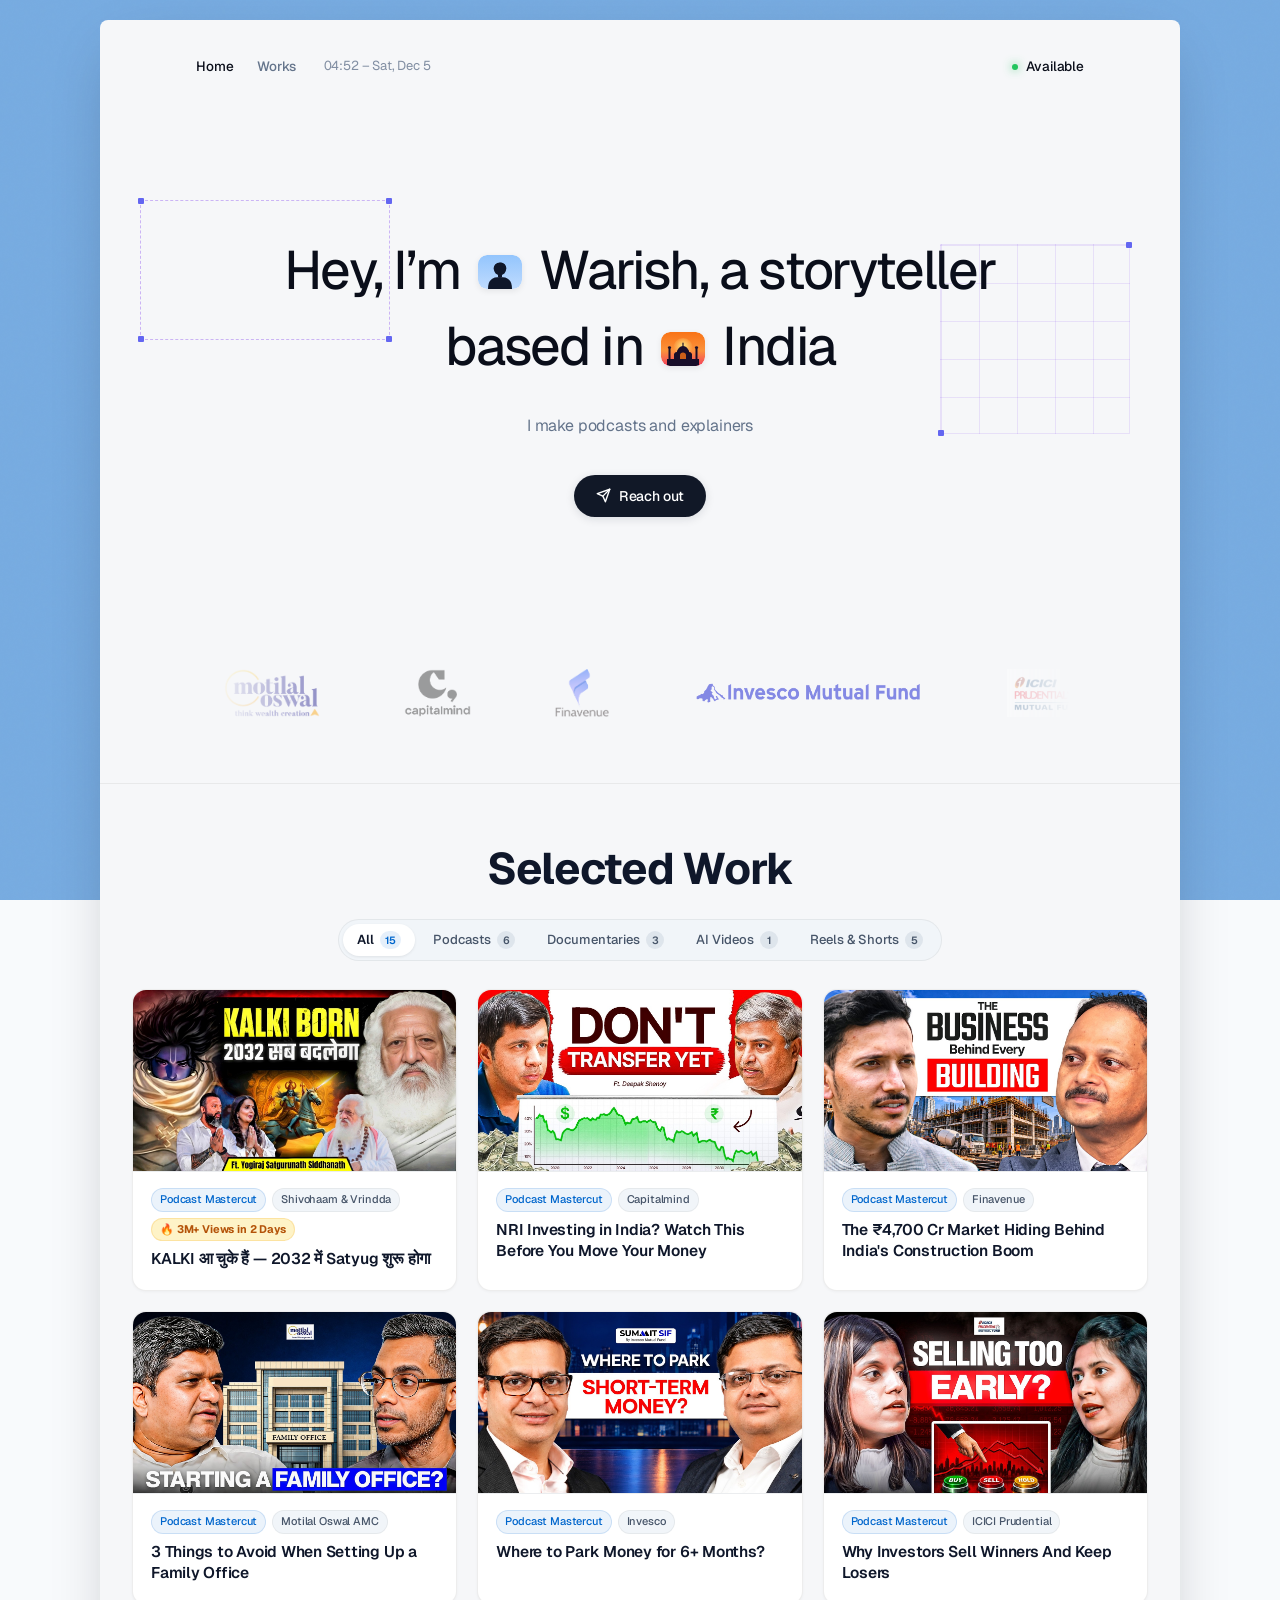
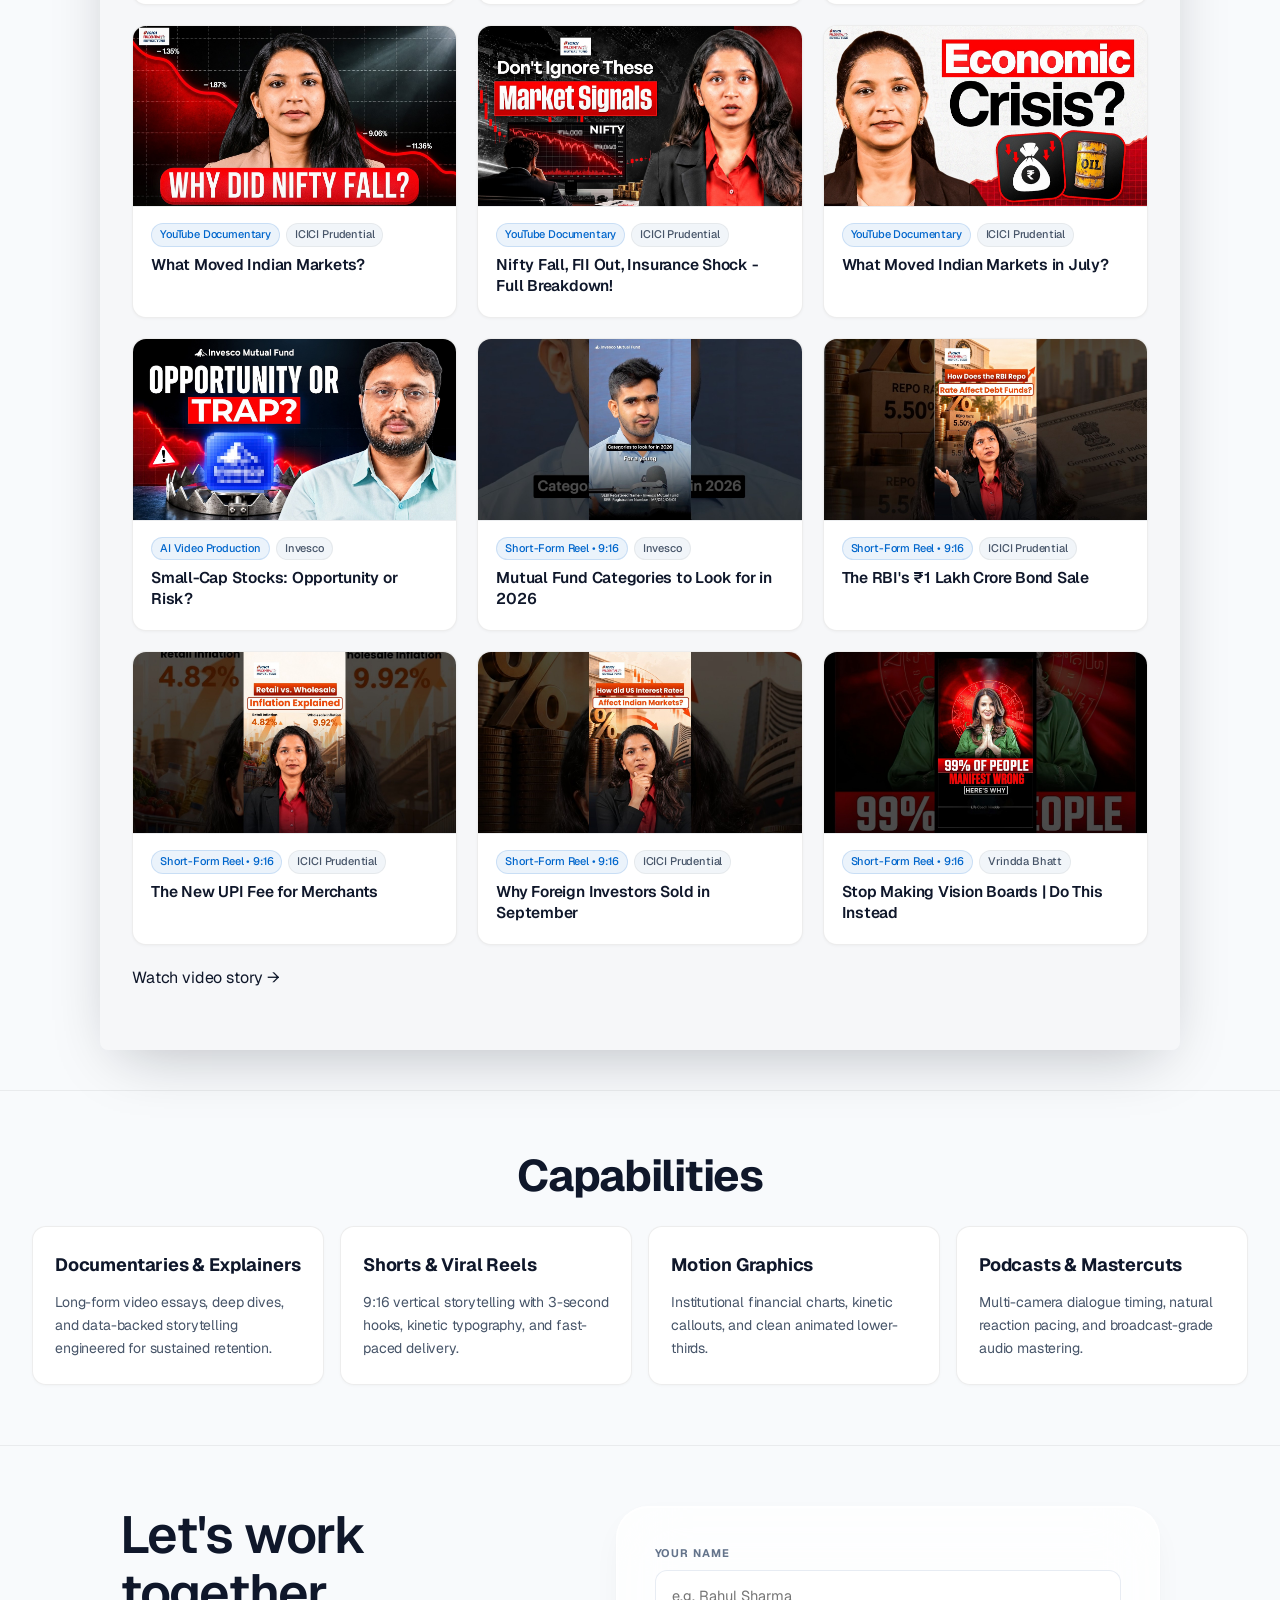
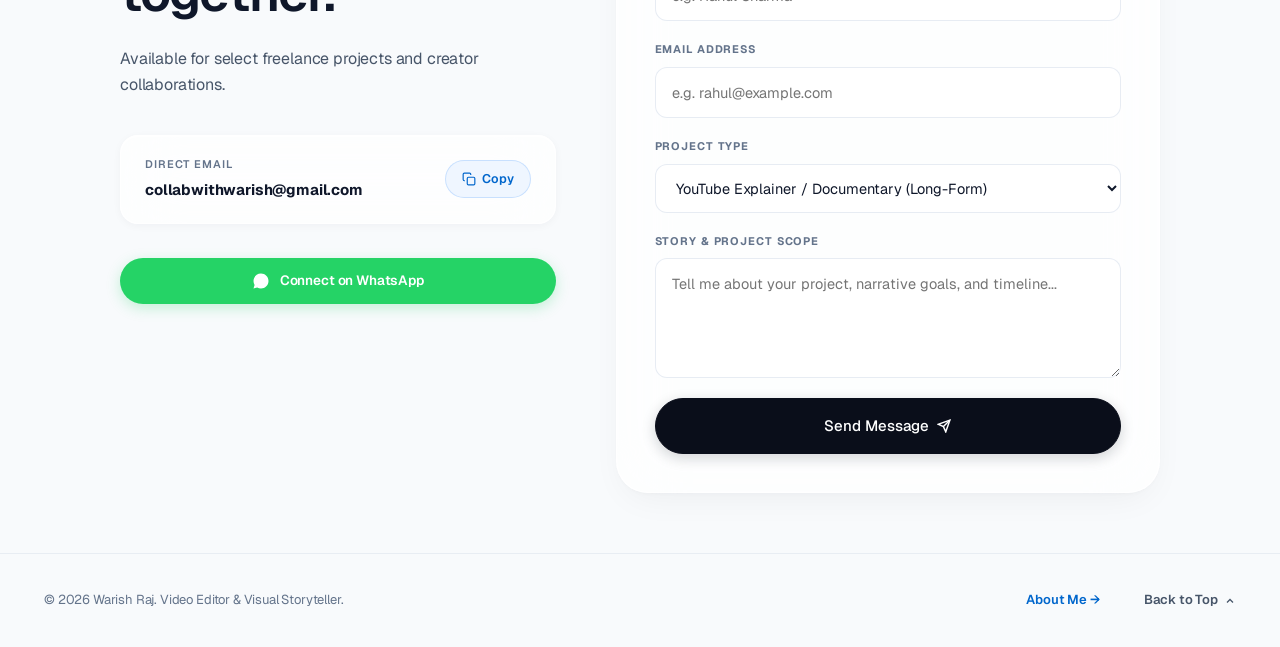
<file: index.html>
<!DOCTYPE html>
<html lang="en">
<head>
  <meta charset="UTF-8">
  <meta name="viewport" content="width=device-width, initial-scale=1.0">
  <title>Warish Raj — Video Editor & Visual Storyteller</title>
  <meta name="description" content="Portfolio of Warish Raj — Video Editor & Visual Storyteller at Postverse Media. Specializing in story-driven video editing, finance explainers, multi-cam podcast cuts, and high-retention reels.">
  <meta name="author" content="Warish Raj">
  <meta name="referrer" content="strict-origin-when-cross-origin">
  
  <!-- Open Graph Meta Tags -->
  <meta property="og:title" content="Warish Raj — Video Editor & Visual Storyteller">
  <meta property="og:description" content="Crafting video stories with intention, emotional rhythm, and clarity — rather than loud, chaotic over-editing.">
  <meta property="og:type" content="website">

  <!-- Favicon / SVG Brand Mark -->
  <link rel="icon" type="image/svg+xml" href="data:image/svg+xml,%3Csvg xmlns='http://www.w3.org/2000/svg' viewBox='0 0 32 32'%3E%3Crect width='32' height='32' rx='10' fill='%23ffffff' stroke='%23e2e8f0' stroke-width='1.5'/%3E%3Cpath d='M8 10 L13 22 L17 12 L21 22 L26 10' stroke='%230066cc' stroke-width='2.4' stroke-linecap='round' stroke-linejoin='round' fill='none'/%3E%3C/svg%3E">

  <!-- Typography: Geist Font via Google Fonts -->
  <link rel="preconnect" href="https://fonts.googleapis.com">
  <link rel="preconnect" href="https://fonts.gstatic.com" crossorigin>
  <link href="https://fonts.googleapis.com/css2?family=Geist:wght@300;400;500;600;700;800&family=Geist+Mono:wght@400;500;600&display=swap" rel="stylesheet">

  <!-- Apple UI & Glassmorphism Stylesheet -->
  <link rel="stylesheet" href="css/style.css?v=7.2">
</head>
<body>

  <!-- High-Quality Moving Sky Video (vfxace style) -->
  <video class="bg-video" id="bg-video" autoplay loop muted playsinline preload="auto" aria-hidden="true">
    <source src="assets/clouds-bg.mp4" type="video/mp4">
  </video>

  <!-- Subtle Tactile Paper Grain -->
  <div class="grain" aria-hidden="true"></div>

  <!-- Apple Fluid Cursor & Ambient Spotlight Follower -->
  <div class="cursor-glow" id="cursor-glow" aria-hidden="true"></div>
  <div class="cursor-follower" id="cursor-follower" aria-hidden="true"></div>
  <div class="cursor-dot" id="cursor-dot" aria-hidden="true"></div>

  <!-- Floating Signature Canvas (vfxace style floating card) -->
  <div class="site-canvas">

    <!-- 1. Hero Viewport -->
    <section class="hero-viewport" id="hero">
      <!-- Topbar: Left Nav & Live Clock, Right Available Status (vfxace style) -->
      <header class="topbar">
        <div class="topbar__left">
          <a href="#hero" class="nav-item active">Home</a>
          <a href="#work" class="nav-item">Works</a>
          <span class="nav-clock" id="local-time"></span>
        </div>
        <div class="topbar__right">
          <div class="status-indicator">
            <span class="status-dot"></span>
            <span class="status-text">Available</span>
          </div>
        </div>
      </header>

      <div class="hero__inner">
        <!-- Figma Vector Canvas Graphic Accents -->
        <div class="canvas-accents" aria-hidden="true">
          <!-- Left: Dotted/dashed selection bounding box with purple corner anchor handles -->
          <div class="canvas-accent-box">
            <span class="accent-handle handle-tl"></span>
            <span class="accent-handle handle-tr"></span>
            <span class="accent-handle handle-bl"></span>
            <span class="accent-handle handle-br"></span>
          </div>

          <!-- Right: Blueprint grid with corner purple anchor handles -->
          <div class="canvas-accent-grid">
            <span class="accent-handle handle-tr"></span>
            <span class="accent-handle handle-bl"></span>
          </div>
        </div>

        <div class="hero__center">
          <h1 class="hero__headline">
            Hey, I’m <span class="inline-badge inline-badge--avatar"><img src="assets/badge-avatar.svg" alt="Warish" class="badge-img"></span> Warish, a storyteller<br>
            based in <span class="inline-badge inline-badge--india"><img src="assets/badge-india.svg" alt="India" class="badge-img"></span> India
          </h1>

          <p class="hero__subtitle">
            I make podcasts and explainers
          </p>

          <div class="hero__actions">
            <a href="#contact" class="btn-reach-out">
              <svg width="15" height="15" viewBox="0 0 24 24" fill="none" stroke="currentColor" stroke-width="2.2" stroke-linecap="round" stroke-linejoin="round" aria-hidden="true">
                <line x1="22" y1="2" x2="11" y2="13"></line>
                <polygon points="22 2 15 22 11 13 2 9 22 2"></polygon>
              </svg>
              <span>Reach out</span>
            </a>
          </div>
        </div>
      </div>

      <!-- Trusted by teams at (positioned at base of hero viewport) -->
      <div class="hero__clients">
        <div class="clients__marquee">
            <div class="clients__track">
              <!-- Set 1 -->
              <div class="client-item">
                <img src="assets/brands/motilal-oswal.png" alt="Motilal Oswal" class="client-logo-img">
              </div>
              <div class="client-item">
                <img src="assets/brands/capitalmind.png" alt="Capitalmind" class="client-logo-img">
              </div>
              <div class="client-item">
                <img src="assets/brands/finavenue.png" alt="Finavenue" class="client-logo-img">
              </div>
              <div class="client-item">
                <img src="assets/brands/invesco-mutual-fund.png" alt="Invesco Mutual Fund India" class="client-logo-img">
              </div>
              <div class="client-item">
                <img src="assets/brands/icici-mutual-fund.png" alt="ICICI Mutual Fund" class="client-logo-img">
              </div>
              <!-- Set 2 (Infinite loop duplicate) -->
              <div class="client-item">
                <img src="assets/brands/motilal-oswal.png" alt="Motilal Oswal" class="client-logo-img">
              </div>
              <div class="client-item">
                <img src="assets/brands/capitalmind.png" alt="Capitalmind" class="client-logo-img">
              </div>
              <div class="client-item">
                <img src="assets/brands/finavenue.png" alt="Finavenue" class="client-logo-img">
              </div>
              <div class="client-item">
                <img src="assets/brands/invesco-mutual-fund.png" alt="Invesco Mutual Fund India" class="client-logo-img">
              </div>
              <div class="client-item">
                <img src="assets/brands/icici-mutual-fund.png" alt="ICICI Mutual Fund" class="client-logo-img">
              </div>
            </div>
          </div>
        </div>
    </section>

    <!-- 2. Selected Video Work -->
    <section class="section" id="work">
      <div class="section-header">
        <h2 class="section-title">Selected Work</h2>
      </div>

      <!-- Segmented Category Filter Bar -->
      <div class="filter-wrapper">
        <div class="filter-container" role="tablist" aria-label="Filter video categories">
          <button class="filter-btn active" data-filter="all" role="tab" aria-selected="true">
            <span>All</span>
            <span class="filter-count">15</span>
          </button>
          <button class="filter-btn" data-filter="podcast" role="tab" aria-selected="false">
            <span>Podcasts</span>
            <span class="filter-count">6</span>
          </button>
          <button class="filter-btn" data-filter="documentary" role="tab" aria-selected="false">
            <span>Documentaries</span>
            <span class="filter-count">3</span>
          </button>
          <button class="filter-btn" data-filter="ai" role="tab" aria-selected="false">
            <span>AI Videos</span>
            <span class="filter-count">1</span>
          </button>
          <button class="filter-btn" data-filter="reels" role="tab" aria-selected="false">
            <span>Reels &amp; Shorts</span>
            <span class="filter-count">5</span>
          </button>
        </div>
      </div>

      <!-- Projects Grid -->
      <div class="work-grid">

        <!-- ==========================================
             Group 1: Podcasts & Mastercuts (5 Projects)
             ========================================== -->

        <!-- Project 1: Viral Podcast Mastercut (Shivohaam & Vrindda) -->
        <article class="work-item" data-category="podcast" data-project-id="shivohaam-kalki" tabindex="0">
          <div class="work-item__media">
            <img src="assets/projects/shivohaam-kalki.jpg" alt="KALKI आ चुके हैं — 2032 में Satyug शुरू होगा | Shivohaam & Vrindda" class="work-item__thumb" loading="lazy">
            <div class="work-item__overlay">
              <span class="work-item__play" aria-label="Play Video in Website">
                <svg width="22" height="22" viewBox="0 0 24 24" fill="currentColor"><polygon points="6,4 20,12 6,20"></polygon></svg>
              </span>
            </div>
          </div>
          <div class="work-item__content">
            <div class="work-item__meta-top">
              <div class="work-item__tags">
                <span class="tag tag--accent">Podcast Mastercut</span>
                <span class="tag">Shivohaam &amp; Vrindda</span>
                <span class="tag tag--gold" style="font-weight: 700;">🔥 3M+ Views in 2 Days</span>
              </div>
            </div>
            <h3 class="work-item__title">KALKI आ चुके हैं — 2032 में Satyug शुरू होगा</h3>
            <p class="work-item__desc">
              High-impact podcast episode edited for Shivohaam &amp; Vrindda. <strong style="color: var(--ink-primary); font-size: 15px; display: block; margin: 8px 0;">This video crossed 3 Million+ views on Instagram in 2 days.</strong> Retention-engineered conversational pacing, suspense hooks, and atmospheric sound design.
            </p>
            <div class="work-item__footer">
              <span class="work-item__cta">Watch video story &rarr;</span>
            </div>
          </div>
        </article>

        <!-- Project 2: Capitalmind Podcast Mastercut -->
        <article class="work-item" data-category="podcast" data-project-id="capitalmind-nri-investing" tabindex="0">
          <div class="work-item__media">
            <img src="assets/projects/capitalmind-podcast.jpg" alt="NRI Investing in India? Watch This Before You Move Your Money | Capitalmind" class="work-item__thumb" loading="lazy">
            <div class="work-item__overlay">
              <span class="work-item__play" aria-label="Play Video in Website">
                <svg width="22" height="22" viewBox="0 0 24 24" fill="currentColor"><polygon points="6,4 20,12 6,20"></polygon></svg>
              </span>
            </div>
          </div>
          <div class="work-item__content">
            <div class="work-item__meta-top">
              <div class="work-item__tags">
                <span class="tag tag--accent">Podcast Mastercut</span>
                <span class="tag">Capitalmind</span>
              </div>
            </div>
            <h3 class="work-item__title">NRI Investing in India? Watch This Before You Move Your Money</h3>
            <p class="work-item__desc">
              High-retention conversational podcast and NRI wealth masterclass edited for Capitalmind. Paced with dynamic multi-camera reaction timing, clean financial graphics, and clear structural narrative.
            </p>
            <div class="work-item__footer">
              <span class="work-item__cta">Watch video story &rarr;</span>
            </div>
          </div>
        </article>

        <!-- Project 3: Finavenue Construction Boom Podcast & Interview -->
        <article class="work-item" data-category="podcast" data-project-id="finavenue-construction" tabindex="0">
          <div class="work-item__media">
            <img src="assets/projects/finavenue-construction.jpg" alt="The ₹4,700 Cr Market Hiding Behind India's Construction Boom | Finavenue" class="work-item__thumb" loading="lazy">
            <div class="work-item__overlay">
              <span class="work-item__play" aria-label="Play Video in Website">
                <svg width="22" height="22" viewBox="0 0 24 24" fill="currentColor"><polygon points="6,4 20,12 6,20"></polygon></svg>
              </span>
            </div>
          </div>
          <div class="work-item__content">
            <div class="work-item__meta-top">
              <div class="work-item__tags">
                <span class="tag tag--accent">Podcast Mastercut</span>
                <span class="tag">Finavenue</span>
              </div>
            </div>
            <h3 class="work-item__title">The ₹4,700 Cr Market Hiding Behind India's Construction Boom</h3>
            <p class="work-item__desc">
              High-retention conversational business podcast and market analysis edited for Finavenue. Paced with dynamic b-roll sequencing, kinetic data graphics, and story-driven retention starting right from the core conflict.
            </p>
            <div class="work-item__footer">
              <span class="work-item__cta">Watch video story &rarr;</span>
            </div>
          </div>
        </article>

        <!-- Project 4: Motilal Oswal AMC Family Office Podcast -->
        <article class="work-item" data-category="podcast" data-project-id="motilal-family-office" tabindex="0">
          <div class="work-item__media">
            <img src="assets/projects/motilal-family-office.jpg" alt="3 Things to Avoid When Setting Up a Family Office | Motilal Oswal AMC" class="work-item__thumb" loading="lazy">
            <div class="work-item__overlay">
              <span class="work-item__play" aria-label="Play Video in Website">
                <svg width="22" height="22" viewBox="0 0 24 24" fill="currentColor"><polygon points="6,4 20,12 6,20"></polygon></svg>
              </span>
            </div>
          </div>
          <div class="work-item__content">
            <div class="work-item__meta-top">
              <div class="work-item__tags">
                <span class="tag tag--accent">Podcast Mastercut</span>
                <span class="tag">Motilal Oswal AMC</span>
              </div>
            </div>
            <h3 class="work-item__title">3 Things to Avoid When Setting Up a Family Office</h3>
            <p class="work-item__desc">
              High-impact wealth management and family office podcast masterclass edited for Motilal Oswal AMC. Clean financial data motion graphics, crisp pacing, and engaging narrative structure.
            </p>
            <div class="work-item__footer">
              <span class="work-item__cta">Watch video story &rarr;</span>
            </div>
          </div>
        </article>

        <!-- Project 5: Invesco Debt & Investment Podcast -->
        <article class="work-item" data-category="podcast" data-project-id="invesco-parking-money" tabindex="0">
          <div class="work-item__media">
            <img src="assets/projects/invesco-parking-money.jpg" alt="Where to Park Money for 6+ Months? | Invesco Mutual Fund" class="work-item__thumb" loading="lazy">
            <div class="work-item__overlay">
              <span class="work-item__play" aria-label="Play Video in Website">
                <svg width="22" height="22" viewBox="0 0 24 24" fill="currentColor"><polygon points="6,4 20,12 6,20"></polygon></svg>
              </span>
            </div>
          </div>
          <div class="work-item__content">
            <div class="work-item__meta-top">
              <div class="work-item__tags">
                <span class="tag tag--accent">Podcast Mastercut</span>
                <span class="tag">Invesco</span>
              </div>
            </div>
            <h3 class="work-item__title">Where to Park Money for 6+ Months?</h3>
            <p class="work-item__desc">
              Investor education interview and guide breaking down short-term debt allocation and liquid funds for Invesco Mutual Fund. Minimalist comparative graphs and conversational pacing.
            </p>
            <div class="work-item__footer">
              <span class="work-item__cta">Watch video story &rarr;</span>
            </div>
          </div>
        </article>

        <!-- Project 6: ICICI Prudential Fund Manager Momentum Podcast -->
        <article class="work-item" data-category="podcast" data-project-id="icici-momentum-podcast" tabindex="0">
          <div class="work-item__media">
            <img src="assets/projects/icici-momentum-podcast.jpg" alt="Why Investors Sell Winners And Keep Losers | Ft. Ms. Manasvi Shah | ICICI Prudential AMC" class="work-item__thumb" loading="lazy">
            <div class="work-item__overlay">
              <span class="work-item__play" aria-label="Play Video in Website">
                <svg width="22" height="22" viewBox="0 0 24 24" fill="currentColor"><polygon points="6,4 20,12 6,20"></polygon></svg>
              </span>
            </div>
          </div>
          <div class="work-item__content">
            <div class="work-item__meta-top">
              <div class="work-item__tags">
                <span class="tag tag--accent">Podcast Mastercut</span>
                <span class="tag">ICICI Prudential</span>
              </div>
            </div>
            <h3 class="work-item__title">Why Investors Sell Winners And Keep Losers</h3>
            <p class="work-item__desc">
              High-retention fund manager interview and behavioral investing podcast edited for ICICI Prudential AMC. Paced with dynamic multi-camera reaction timing, momentum market graphics, and engaging conversational structure.
            </p>
            <div class="work-item__footer">
              <span class="work-item__cta">Watch video story &rarr;</span>
            </div>
          </div>
        </article>

        <!-- ==========================================
             Group 2: YouTube Documentaries (3 Projects)
             ========================================== -->

        <!-- Project 7: Macroeconomic Market Analysis (ICICI Prudential Mutual Fund) -->
        <article class="work-item" data-category="documentary" data-project-id="icici-market-analysis" tabindex="0">
          <div class="work-item__media">
            <img src="assets/projects/icici-market-analysis.jpg" alt="What Moved Indian Markets? | ICICI Prudential Mutual Fund" class="work-item__thumb" loading="lazy">
            <div class="work-item__overlay">
              <span class="work-item__play" aria-label="Play Video in Website">
                <svg width="22" height="22" viewBox="0 0 24 24" fill="currentColor"><polygon points="6,4 20,12 6,20"></polygon></svg>
              </span>
            </div>
          </div>
          <div class="work-item__content">
            <div class="work-item__meta-top">
              <div class="work-item__tags">
                <span class="tag tag--accent">YouTube Documentary</span>
                <span class="tag">ICICI Prudential</span>
              </div>
            </div>
            <h3 class="work-item__title">What Moved Indian Markets?</h3>
            <p class="work-item__desc">
              Macroeconomic analysis and market catalyst breakdown edited for ICICI Prudential Mutual Fund. Clean data motion graphics, crisp pacing, and institutional storytelling.
            </p>
            <div class="work-item__footer">
              <span class="work-item__cta">Watch video story &rarr;</span>
            </div>
          </div>
        </article>

        <!-- Project 8: Nifty Fall & Market Breakdown (ICICI Prudential Mutual Fund) -->
        <article class="work-item" data-category="documentary" data-project-id="icici-nifty-breakdown" tabindex="0">
          <div class="work-item__media">
            <img src="assets/projects/icici-nifty-breakdown.jpg" alt="Nifty Fall, FII Out, Insurance Shock - Full Breakdown! | ICICI Prudential Mutual Fund" class="work-item__thumb" loading="lazy">
            <div class="work-item__overlay">
              <span class="work-item__play" aria-label="Play Video in Website">
                <svg width="22" height="22" viewBox="0 0 24 24" fill="currentColor"><polygon points="6,4 20,12 6,20"></polygon></svg>
              </span>
            </div>
          </div>
          <div class="work-item__content">
            <div class="work-item__meta-top">
              <div class="work-item__tags">
                <span class="tag tag--accent">YouTube Documentary</span>
                <span class="tag">ICICI Prudential</span>
              </div>
            </div>
            <h3 class="work-item__title">Nifty Fall, FII Out, Insurance Shock - Full Breakdown!</h3>
            <p class="work-item__desc">
              High-impact macroeconomic documentary and market breakdown edited for ICICI Prudential Mutual Fund. Engineered with institutional data charts, kinetic graphics, and rapid analytical pacing.
            </p>
            <div class="work-item__footer">
              <span class="work-item__cta">Watch video story &rarr;</span>
            </div>
          </div>
        </article>

        <!-- Project 9: Macroeconomic Market Analysis - July (ICICI Prudential Mutual Fund) -->
        <article class="work-item" data-category="documentary" data-project-id="icici-july-markets" tabindex="0">
          <div class="work-item__media">
            <img src="assets/projects/icici-july-markets.jpg" alt="What Moved Indian Markets in July? | Ft. Sharmila D'Silva | ICICI Prudential Mutual Fund" class="work-item__thumb" loading="lazy">
            <div class="work-item__overlay">
              <span class="work-item__play" aria-label="Play Video in Website">
                <svg width="22" height="22" viewBox="0 0 24 24" fill="currentColor"><polygon points="6,4 20,12 6,20"></polygon></svg>
              </span>
            </div>
          </div>
          <div class="work-item__content">
            <div class="work-item__meta-top">
              <div class="work-item__tags">
                <span class="tag tag--accent">YouTube Documentary</span>
                <span class="tag">ICICI Prudential</span>
              </div>
            </div>
            <h3 class="work-item__title">What Moved Indian Markets in July?</h3>
            <p class="work-item__desc">
              Macroeconomic analysis and sector performance breakdown edited for ICICI Prudential Mutual Fund. Institutional data graphics, bond yield tracking, and clear narrative clarity.
            </p>
            <div class="work-item__footer">
              <span class="work-item__cta">Watch video story &rarr;</span>
            </div>
          </div>
        </article>

        <!-- ==========================================
             Group 3: AI Videos (1 Project)
             ========================================== -->

        <!-- Project 10: AI Financial Explainer (Invesco Mutual Fund) -->
        <article class="work-item" data-category="ai" data-project-id="invesco-smallcap-ai" tabindex="0">
          <div class="work-item__media">
            <img src="assets/projects/invesco-smallcap-ai.jpg" alt="Small-Cap Stocks: Opportunity or Risk? | Invesco Mutual Fund" class="work-item__thumb" loading="lazy">
            <div class="work-item__overlay">
              <span class="work-item__play" aria-label="Play Video in Website">
                <svg width="22" height="22" viewBox="0 0 24 24" fill="currentColor"><polygon points="6,4 20,12 6,20"></polygon></svg>
              </span>
            </div>
          </div>
          <div class="work-item__content">
            <div class="work-item__meta-top">
              <div class="work-item__tags">
                <span class="tag tag--accent">AI Video Production</span>
                <span class="tag">Invesco</span>
              </div>
            </div>
            <h3 class="work-item__title">Small-Cap Stocks: Opportunity or Risk?</h3>
            <p class="work-item__desc">
              High-retention AI-driven financial explainer created for Invesco Mutual Fund. Produced using AI visual synthesis, kinetic typography, dynamic scene transitions, and immersive sound design.
            </p>
            <div class="work-item__footer">
              <span class="work-item__cta">Watch video story &rarr;</span>
            </div>
          </div>
        </article>

        <!-- ==========================================
             Group 4: Viral Reels & Shorts (5 Projects)
             ========================================== -->

        <!-- Project 11: Viral Short-Form Reel (Invesco Mutual Fund) -->
        <article class="work-item" data-category="reels" data-project-id="invesco-categories-reel" tabindex="0">
          <div class="work-item__media">
            <img src="assets/projects/invesco-categories-reel.jpg" alt="Mutual Fund Categories to Look for in 2026 | Invesco Mutual Fund" class="work-item__thumb" loading="lazy">
            <div class="work-item__overlay">
              <span class="work-item__play" aria-label="Play Video in Website">
                <svg width="22" height="22" viewBox="0 0 24 24" fill="currentColor"><polygon points="6,4 20,12 6,20"></polygon></svg>
              </span>
            </div>
          </div>
          <div class="work-item__content">
            <div class="work-item__meta-top">
              <div class="work-item__tags">
                <span class="tag tag--accent">Short-Form Reel • 9:16</span>
                <span class="tag">Invesco</span>
              </div>
            </div>
            <h3 class="work-item__title">Mutual Fund Categories to Look for in 2026</h3>
            <p class="work-item__desc">
              High-retention vertical financial reel crafted for Invesco Mutual Fund. Retention-engineered 3-second hook, minimalist kinetic typography, and fast-paced asset category breakdown.
            </p>
            <div class="work-item__footer">
              <span class="work-item__cta">Watch video story &rarr;</span>
            </div>
          </div>
        </article>

        <!-- Project 12: Macroeconomic Short-Form Reel (ICICI Prudential Mutual Fund) -->
        <article class="work-item" data-category="reels" data-project-id="icici-rbi-bond-sale-reel" tabindex="0">
          <div class="work-item__media">
            <img src="assets/projects/icici-rbi-bond-sale-reel.jpg" alt="The RBI's ₹1 Lakh Crore Bond Sale | Ft. Sharmila D'Silva | ICICI Prudential Mutual Fund" class="work-item__thumb" loading="lazy">
            <div class="work-item__overlay">
              <span class="work-item__play" aria-label="Play Video in Website">
                <svg width="22" height="22" viewBox="0 0 24 24" fill="currentColor"><polygon points="6,4 20,12 6,20"></polygon></svg>
              </span>
            </div>
          </div>
          <div class="work-item__content">
            <div class="work-item__meta-top">
              <div class="work-item__tags">
                <span class="tag tag--accent">Short-Form Reel • 9:16</span>
                <span class="tag">ICICI Prudential</span>
              </div>
            </div>
            <h3 class="work-item__title">The RBI's ₹1 Lakh Crore Bond Sale</h3>
            <p class="work-item__desc">
              High-retention vertical financial reel crafted for ICICI Prudential Mutual Fund. Attention-grabbing monetary hook, minimalist kinetic typography, and fast-paced bond liquidity breakdown.
            </p>
            <div class="work-item__footer">
              <span class="work-item__cta">Watch video story &rarr;</span>
            </div>
          </div>
        </article>

        <!-- Project 13: Fintech & Merchant UPI Reel (ICICI Prudential Mutual Fund) -->
        <article class="work-item" data-category="reels" data-project-id="icici-upi-fee-reel" tabindex="0">
          <div class="work-item__media">
            <img src="assets/projects/icici-upi-fee-reel.jpg" alt="The New UPI Fee for Merchants | Ft. Sharmila D'Silva | ICICI Prudential Mutual Fund" class="work-item__thumb" loading="lazy">
            <div class="work-item__overlay">
              <span class="work-item__play" aria-label="Play Video in Website">
                <svg width="22" height="22" viewBox="0 0 24 24" fill="currentColor"><polygon points="6,4 20,12 6,20"></polygon></svg>
              </span>
            </div>
          </div>
          <div class="work-item__content">
            <div class="work-item__meta-top">
              <div class="work-item__tags">
                <span class="tag tag--accent">Short-Form Reel • 9:16</span>
                <span class="tag">ICICI Prudential</span>
              </div>
            </div>
            <h3 class="work-item__title">The New UPI Fee for Merchants</h3>
            <p class="work-item__desc">
              High-retention vertical financial reel crafted for ICICI Prudential Mutual Fund. Contrarian fintech hook, Apple-grade kinetic typography, and fast-paced interchange fee breakdown.
            </p>
            <div class="work-item__footer">
              <span class="work-item__cta">Watch video story &rarr;</span>
            </div>
          </div>
        </article>

        <!-- Project 14: Market Flow & FII Selling Reel (ICICI Prudential Mutual Fund) -->
        <article class="work-item" data-category="reels" data-project-id="icici-fii-outflow-reel" tabindex="0">
          <div class="work-item__media">
            <img src="assets/projects/icici-fii-outflow-reel.jpg" alt="Why Foreign Investors Sold in September | Ft. Sharmila D'Silva | ICICI Prudential Mutual Fund" class="work-item__thumb" loading="lazy">
            <div class="work-item__overlay">
              <span class="work-item__play" aria-label="Play Video in Website">
                <svg width="22" height="22" viewBox="0 0 24 24" fill="currentColor"><polygon points="6,4 20,12 6,20"></polygon></svg>
              </span>
            </div>
          </div>
          <div class="work-item__content">
            <div class="work-item__meta-top">
              <div class="work-item__tags">
                <span class="tag tag--accent">Short-Form Reel • 9:16</span>
                <span class="tag">ICICI Prudential</span>
              </div>
            </div>
            <h3 class="work-item__title">Why Foreign Investors Sold in September</h3>
            <p class="work-item__desc">
              High-retention vertical financial reel crafted for ICICI Prudential Mutual Fund. Macroeconomic data hook, dynamic capital flow graphics, and fast-paced institutional selling analysis.
            </p>
            <div class="work-item__footer">
              <span class="work-item__cta">Watch video story &rarr;</span>
            </div>
          </div>
        </article>

        <!-- Project 15: Personal Development & Creator Reel (Vrindda Bhatt) -->
        <article class="work-item" data-category="reels" data-project-id="vrindda-vision-board" tabindex="0">
          <div class="work-item__media">
            <img src="assets/projects/vrindda-bhatt-vision-board.jpg" alt="Stop Making Vision Boards | Do This Instead | Vrindda Bhatt" class="work-item__thumb" loading="lazy">
            <div class="work-item__overlay">
              <span class="work-item__play" aria-label="Play Video in Website">
                <svg width="22" height="22" viewBox="0 0 24 24" fill="currentColor"><polygon points="6,4 20,12 6,20"></polygon></svg>
              </span>
            </div>
          </div>
          <div class="work-item__content">
            <div class="work-item__meta-top">
              <div class="work-item__tags">
                <span class="tag tag--accent">Short-Form Reel • 9:16</span>
                <span class="tag">Vrindda Bhatt</span>
              </div>
            </div>
            <h3 class="work-item__title">Stop Making Vision Boards | Do This Instead</h3>
            <p class="work-item__desc">
              High-retention personal development reel crafted for Vrindda Bhatt. Contrarian 3-second hook, minimalist kinetic typography, and rhythmic pacing.
            </p>
            <div class="work-item__footer">
              <span class="work-item__cta">Watch video story &rarr;</span>
            </div>
          </div>
        </article>
              <span class="work-item__cta">Watch video story &rarr;</span>
            </div>
          </div>
        </article>

      </div>
    </section>

    <!-- 3. Capabilities -->
    <section class="section" id="services">
      <div class="section-header">
        <h2 class="section-title">Capabilities</h2>
      </div>

      <div class="services-grid">
        <div class="service-card">
          <h3 class="service-title">Documentaries &amp; Explainers</h3>
          <p class="service-desc">Long-form video essays, deep dives, and data-backed storytelling engineered for sustained retention.</p>
        </div>

        <div class="service-card">
          <h3 class="service-title">Shorts &amp; Viral Reels</h3>
          <p class="service-desc">9:16 vertical storytelling with 3-second hooks, kinetic typography, and fast-paced delivery.</p>
        </div>

        <div class="service-card">
          <h3 class="service-title">Motion Graphics</h3>
          <p class="service-desc">Institutional financial charts, kinetic callouts, and clean animated lower-thirds.</p>
        </div>

        <div class="service-card">
          <h3 class="service-title">Podcasts &amp; Mastercuts</h3>
          <p class="service-desc">Multi-camera dialogue timing, natural reaction pacing, and broadcast-grade audio mastering.</p>
        </div>
      </div>
    </section>

    <!-- 4. Contact Section -->
    <section class="section" id="contact">
      <div class="contact-container">
        <!-- Left: Heading & Direct Info -->
        <div class="contact-info">
          <h2 class="contact-headline">
            Let's work together.
          </h2>
          <p class="contact-text">
            Available for select freelance projects and creator collaborations.
          </p>

          <div class="email-box">
            <div>
              <p style="font-size: 11px; text-transform: uppercase; color: var(--ink-faint); margin-bottom: 4px; font-weight: 600; letter-spacing: 0.08em;">Direct Email</p>
              <a href="mailto:collabwithwarish@gmail.com" class="email-address">collabwithwarish@gmail.com</a>
            </div>
            <button class="copy-btn" id="copy-email-btn" aria-label="Copy email address">
              <svg width="14" height="14" viewBox="0 0 24 24" fill="none" stroke="currentColor" stroke-width="2"><rect x="9" y="9" width="13" height="13" rx="2" ry="2"></rect><path d="M5 15H4a2 2 0 0 1-2-2V4a2 2 0 0 1 2-2h9a2 2 0 0 1 2 2v1"></path></svg>
              <span>Copy</span>
            </button>
          </div>

          <!-- WhatsApp Connect Pill -->
          <div style="margin-top: 10px;">
            <a href="https://wa.me/919905657907?text=Hi%20Warish,%20I%20saw%20your%20portfolio%20and%20want%20to%20discuss%20a%20video%20editing%20project." target="_blank" rel="noopener noreferrer" class="whatsapp-connect-btn" style="display: inline-flex; align-items: center; justify-content: center; gap: 10px; width: 100%; padding: 12px 18px; background: #25d366; color: #ffffff; border-radius: var(--radius-pill); font-weight: 600; font-size: 13.5px; text-decoration: none; box-shadow: 0 4px 14px rgba(37, 211, 102, 0.25); transition: transform 0.2s ease, box-shadow 0.2s ease;">
              <svg width="18" height="18" viewBox="0 0 24 24" fill="currentColor"><path d="M12.031 6.172c-3.181 0-5.767 2.586-5.768 5.766-.001 1.298.38 2.27 1.019 3.287l-.711 2.598 2.669-.699c.969.529 1.831.815 2.791.815 3.18 0 5.767-2.587 5.768-5.766 0-3.18-2.587-5.801-5.768-5.801zm3.385 8.211c-.144.405-.837.774-1.17.824-.312.045-.694.07-2.029-.481-1.614-.668-2.659-2.316-2.739-2.424-.079-.107-.655-.87-.655-1.662 0-.792.417-1.182.565-1.341.149-.159.327-.198.435-.198.109 0 .218.002.313.007.101.005.236-.039.369.28.138.332.472 1.15.513 1.233.041.083.069.181.014.289-.055.108-.083.175-.164.271-.082.096-.173.215-.247.289-.083.082-.17.172-.073.338.097.166.432.714.928 1.155.638.568 1.176.745 1.342.827.166.083.264.069.362-.042.098-.111.417-.485.528-.652.111-.166.222-.139.375-.083.153.055.973.458 1.14.542.167.083.278.125.32.194.041.069.041.401-.103.806zM12 2C6.477 2 2 6.477 2 12c0 1.891.524 3.66 1.436 5.176L2 22l4.981-1.399C8.423 21.493 10.153 22 12 22c5.523 0 10-4.477 10-10S17.523 2 12 2z"/></svg>
              <span>Connect on WhatsApp</span>
            </a>
          </div>
        </div>

        <!-- Right: Functional Interactive Contact Form -->
        <div class="contact-form-card">
          <form class="contact-form" id="contact-form" action="https://formsubmit.co/collabwithwarish@gmail.com" method="POST">
            <input type="hidden" name="_captcha" value="false">
            <input type="hidden" name="_template" value="table">
            <input type="hidden" name="_subject" value="New Video Project Inquiry for Warish Raj">

            <div class="form-group">
              <label for="form-name" class="form-label">Your Name</label>
              <input type="text" id="form-name" name="name" class="form-input" placeholder="e.g. Rahul Sharma" required>
            </div>

            <div class="form-group">
              <label for="form-email" class="form-label">Email Address</label>
              <input type="email" id="form-email" name="email" class="form-input" placeholder="e.g. rahul@example.com" required>
            </div>

            <div class="form-group">
              <label for="form-type" class="form-label">Project Type</label>
              <select id="form-type" name="project_type" class="form-select">
                <option value="YouTube Explainer / Documentary (Long-Form)">YouTube Explainer / Documentary (Long-Form)</option>
                <option value="Viral Reels & YouTube Shorts (Short-Form)">Viral Reels & YouTube Shorts (Short-Form)</option>
                <option value="Podcast & Interview Mastercut">Podcast & Interview Mastercut</option>
                <option value="Motion Graphics & Visual Polish">Motion Graphics & Visual Polish</option>
                <option value="Dedicated Video Editor / Full-Time Role">Dedicated Video Editor / Full-Time Role</option>
              </select>
            </div>

            <div class="form-group">
              <label for="form-message" class="form-label">Story & Project Scope</label>
              <textarea id="form-message" name="message" class="form-textarea" placeholder="Tell me about your project, narrative goals, and timeline..." required></textarea>
            </div>

            <button type="submit" class="btn btn--solid btn--lg" style="width: 100%;">
              <span>Send Message</span>
              <svg width="14" height="14" viewBox="0 0 24 24" fill="none" stroke="currentColor" stroke-width="2.5"><line x1="22" y1="2" x2="11" y2="13"></line><polygon points="22 2 15 22 11 13 2 9 22 2"></polygon></svg>
            </button>

            <!-- Form Status Notification -->
            <div class="form-status" id="form-status" style="display: none; margin-top: 16px;"></div>
          </form>
        </div>
      </div>
    </section>

    <!-- Footer -->
    <footer class="footer">
      <div class="footer__left">
        <span>&copy; 2026 Warish Raj. Video Editor &amp; Visual Storyteller.</span>
      </div>
      <div class="footer__right">
        <a href="about.html" style="font-weight: 600; color: var(--blue-primary); margin-right: 20px;">About Me &rarr;</a>
        <a href="#hero" class="back-to-top">
          <span>Back to Top</span>
          <svg width="12" height="12" viewBox="0 0 24 24" fill="none" stroke="currentColor" stroke-width="2.5"><polyline points="18 15 12 9 6 15"></polyline></svg>
        </a>
      </div>
    </footer>

  </div><!-- /.site-canvas -->

  <!-- Mobile Navigation Drawer -->
  <div class="mobile-nav" id="mobile-nav" role="dialog" aria-modal="true" aria-label="Mobile Navigation">
    <button class="mobile-nav-close" id="mobile-nav-close" aria-label="Close menu">&times;</button>
    <a href="#hero" class="nav-link">Home</a>
    <a href="#work" class="nav-link">Selected Work</a>
    <a href="#services" class="nav-link">Services</a>
    <a href="about.html" class="nav-link">About Warish Raj</a>
    <a href="#contact" class="nav-link">Contact</a>
  </div>

  <!-- Interactive Project Lightbox Modal (Apple Frosted Glass) -->
  <div class="video-lightbox" id="video-lightbox" role="dialog" aria-modal="true" aria-labelledby="lightbox-title">
    <div class="video-lightbox__container">
      <button class="video-lightbox__close" id="lightbox-close" aria-label="Close modal">&times;</button>
      
      <!-- Media Player / Preview -->
      <div class="lightbox-media" id="lightbox-media-container">
        <!-- Rendered dynamically by JS -->
      </div>

      <!-- Project Metadata & Breakdown -->
      <div class="lightbox-content">
        <div class="lightbox-header">
          <div>
            <span class="tag tag--accent" id="lightbox-category" style="margin-bottom: 8px; display: inline-block;">Category</span>
            <h2 class="lightbox-title" id="lightbox-title">Project Title</h2>
          </div>
        </div>

        <div class="lightbox-details-grid">
          <div class="detail-block">
            <span class="detail-label">Client / Series</span>
            <span class="detail-val" id="lightbox-client">Client</span>
          </div>
          <div class="detail-block">
            <span class="detail-label">My Role</span>
            <span class="detail-val" id="lightbox-role">Role</span>
          </div>
        </div>

        <div id="lightbox-highlight" style="display: none; margin: 18px 0; padding: 12px 16px; background: rgba(37, 99, 235, 0.08); border-left: 3px solid var(--blue-primary); border-radius: 8px; font-weight: 700; color: var(--ink-primary); font-size: 14.5px;"></div>

        <div class="lightbox-desc">
          <p id="lightbox-desc-text">Project description will go here...</p>
        </div>

        <div class="lightbox-topics" id="lightbox-topics-container">
          <p style="font-size: 11.5px; font-weight: 700; text-transform: uppercase; color: var(--ink-faint); margin-bottom: 12px; letter-spacing: 0.08em;">Key Storytelling Takeaways</p>
          <ul id="lightbox-topics-list">
            <!-- Injected by JS -->
          </ul>
        </div>

        <div class="lightbox-actions" style="margin-top: 24px; padding-top: 20px; border-top: 1px solid var(--line-divider);">
          <a href="#" id="lightbox-action-btn" target="_blank" rel="noopener noreferrer" class="btn btn--sm" style="display: none; background: #2f6df3; color: #ffffff; border-radius: var(--radius-pill); font-weight: 600; padding: 10px 20px; text-decoration: none; font-size: 13.5px; gap: 8px; align-items: center;">
            <svg width="15" height="15" viewBox="0 0 24 24" fill="none" stroke="currentColor" stroke-width="2.2"><path d="M18 13v6a2 2 0 0 1-2 2H5a2 2 0 0 1-2-2V8a2 2 0 0 1 2-2h6"></path><polyline points="15 3 21 3 21 9"></polyline><line x1="10" y1="14" x2="21" y2="3"></line></svg>
            <span id="lightbox-action-text">Watch on YouTube</span>
          </a>
        </div>
      </div>
    </div>
  </div>



  <!-- Toast Notification for Copy Actions -->
  <div class="toast" id="toast" role="status" aria-live="polite">
    <svg width="16" height="16" viewBox="0 0 24 24" fill="none" stroke="#10b981" stroke-width="2.5"><polyline points="20 6 9 17 4 12"></polyline></svg>
    <span id="toast-message">Copied to clipboard</span>
  </div>

  <!-- Main JavaScript Engine -->
  <script src="js/main.js?v=7.0"></script>
</body>
</html>
</file>
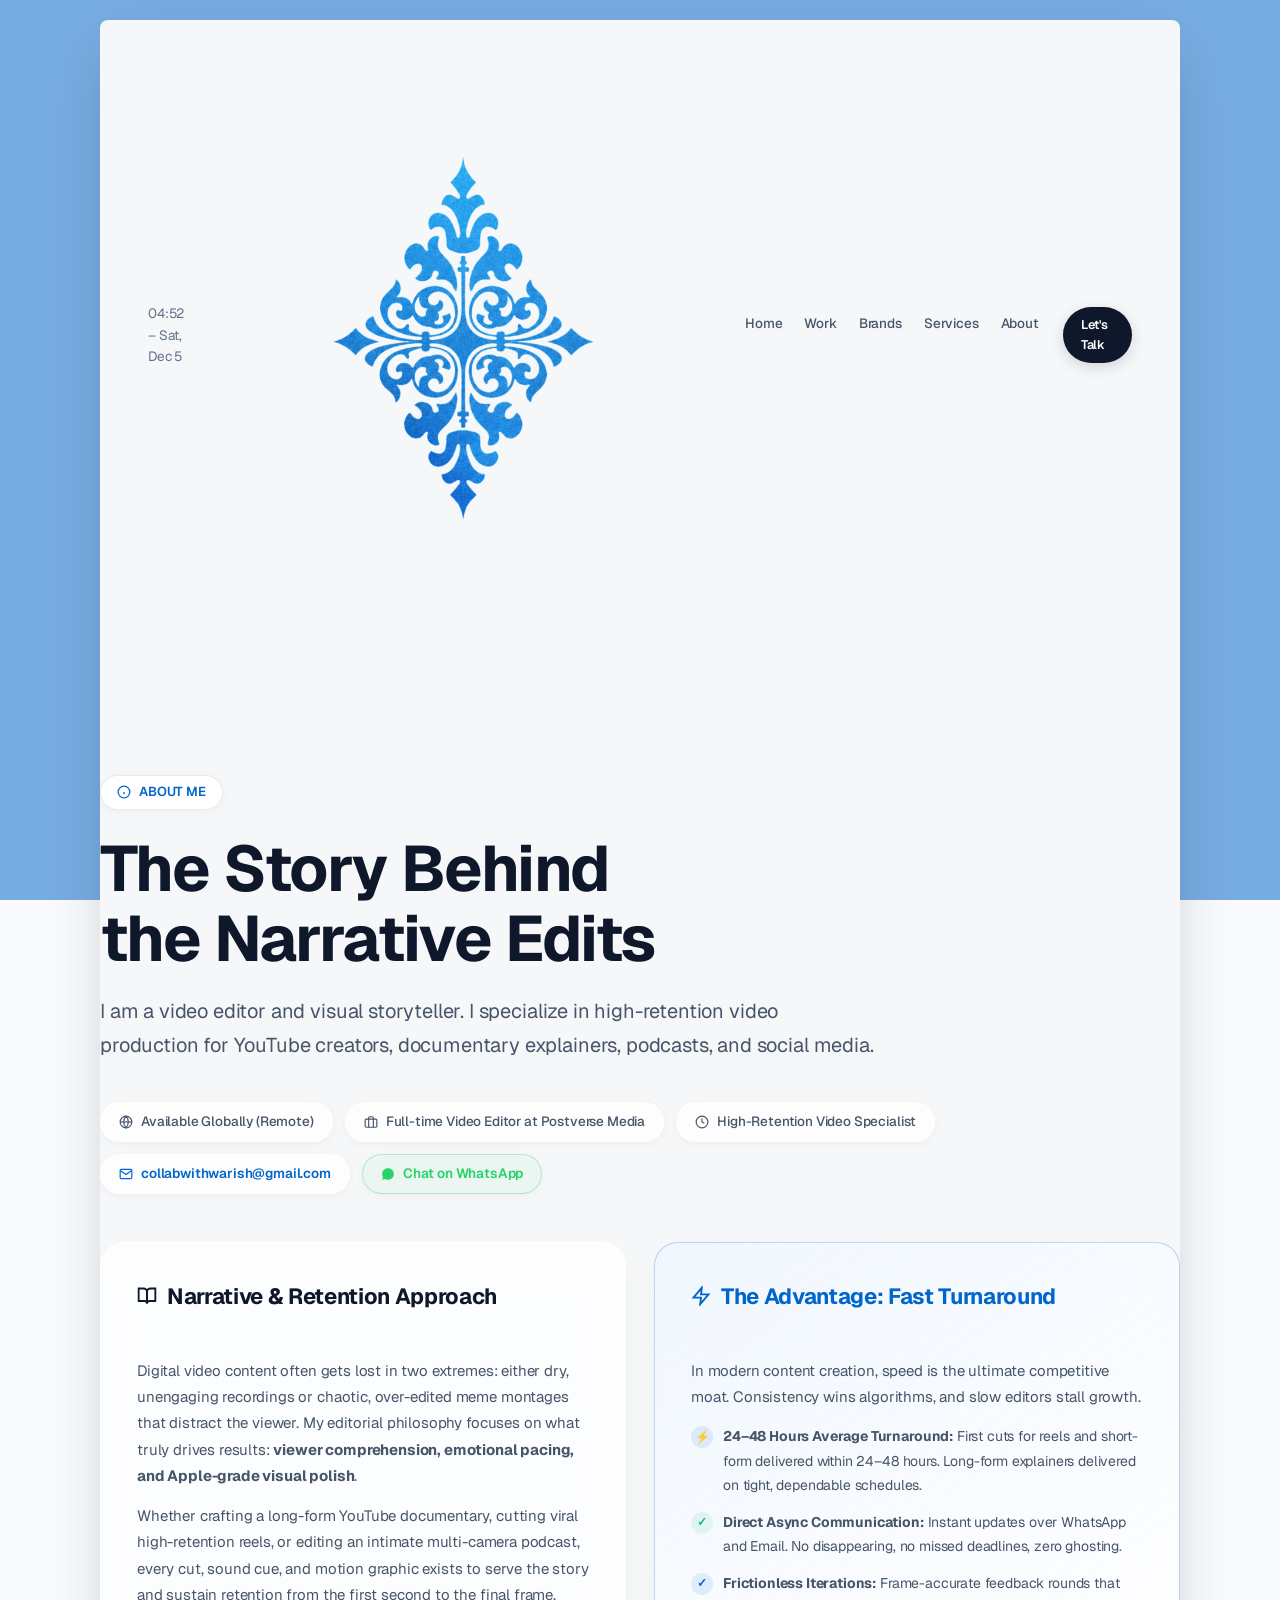
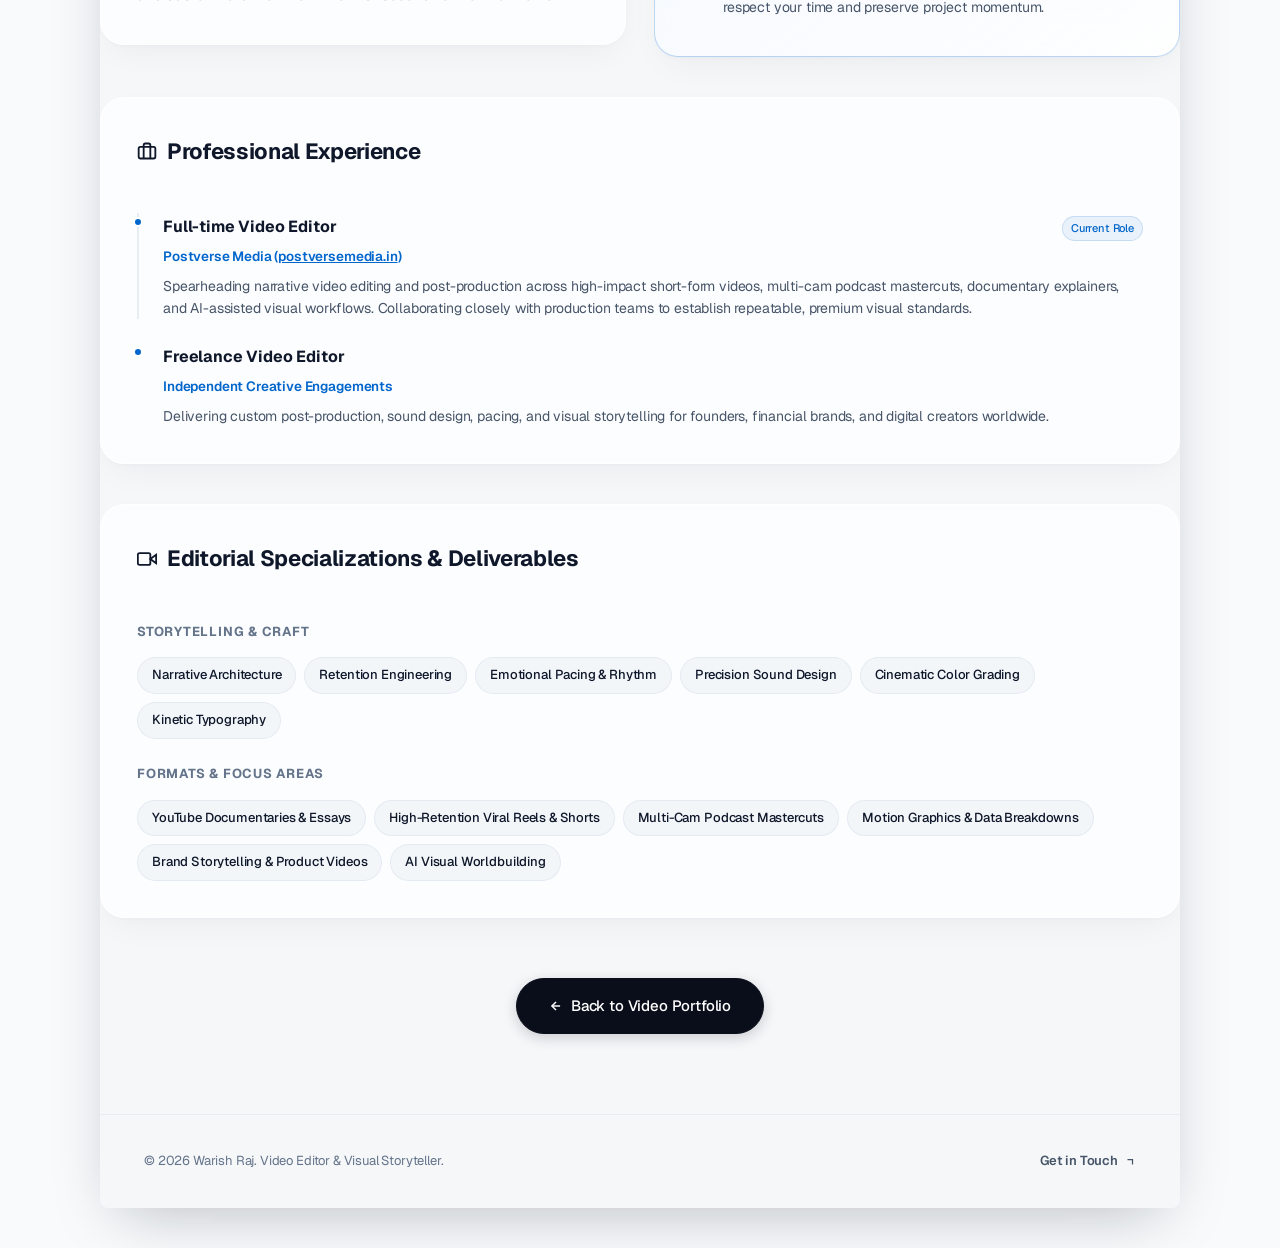
<file: about.html>
<!DOCTYPE html>
<html lang="en">
<head>
  <meta charset="UTF-8">
  <meta name="viewport" content="width=device-width, initial-scale=1.0">
  <title>About Warish Raj — Video Editor & Visual Storyteller</title>
  <meta name="description" content="Learn about Warish Raj — Video Editor at Postverse Media, visual storyteller, and creator.">

  <!-- Favicon -->
  <link rel="icon" type="image/svg+xml" href="assets/icons/favicon.svg">

  <!-- Typography: Geist Font via Google Fonts -->
  <link rel="preconnect" href="https://fonts.googleapis.com">
  <link rel="preconnect" href="https://fonts.gstatic.com" crossorigin>
  <link href="https://fonts.googleapis.com/css2?family=Geist:wght@300;400;500;600;700;800&family=Geist+Mono:wght@400;500;600&display=swap" rel="stylesheet">

  <!-- Stylesheet -->
  <link rel="stylesheet" href="css/style.css">
</head>
<body>

  <!-- High-Quality Moving Sky Video (vfxace style) -->
  <video class="bg-video" id="bg-video" autoplay loop muted playsinline preload="auto" aria-hidden="true">
    <source src="assets/clouds-bg.mp4" type="video/mp4">
  </video>

  <!-- Apple Fluid Cursor & Ambient Spotlight Follower -->
  <div class="cursor-glow" id="cursor-glow" aria-hidden="true"></div>
  <div class="cursor-follower" id="cursor-follower" aria-hidden="true"></div>
  <div class="cursor-dot" id="cursor-dot" aria-hidden="true"></div>

  <!-- Main Canvas Container -->
  <div class="site-canvas">

    <!-- Top Navigation Bar -->
    <header class="topbar" id="navbar">
      <div class="topbar__left">
        <span class="live-indicator">
          <span class="pulse-dot"></span>
          <span class="time-readout" id="local-time">Available Globally</span>
        </span>
      </div>

      <!-- Center: Brand Mark -->
      <a href="index.html" class="brand-mark" aria-label="Warish Raj Home">
        <img src="assets/vfx-logo.png" alt="Warish Raj" class="vfx-logo-img">
      </a>

      <!-- Right: Main Nav Links -->
      <div class="topbar__right">
        <ul class="nav-links">
          <li><a href="index.html" class="nav-link">Home</a></li>
          <li><a href="index.html#work" class="nav-link">Work</a></li>
          <li><a href="index.html#brands" class="nav-link">Brands</a></li>
          <li><a href="index.html#services" class="nav-link">Services</a></li>
          <li><a href="about.html" class="nav-link active">About</a></li>
        </ul>
        <a href="index.html#contact" class="nav-cta">
          <span>Let's Talk</span>
          <svg width="12" height="12" viewBox="0 0 24 24" fill="none" stroke="currentColor" stroke-width="2.5" stroke-linecap="round" stroke-linejoin="round"><line x1="7" y1="17" x2="17" y2="7"></line><polyline points="7 7 17 7 17 17"></polyline></svg>
        </a>
        <button class="mobile-toggle" aria-label="Toggle navigation menu">
          <span></span>
          <span></span>
          <span></span>
        </button>
      </div>
    </header>

    <!-- About Hero Section -->
    <section class="about-hero">
      <div class="about-header-pill">
        <svg width="14" height="14" viewBox="0 0 24 24" fill="none" stroke="currentColor" stroke-width="2.2"><circle cx="12" cy="12" r="10"></circle><path d="M12 16v-4"></path><path d="M12 8h.01"></path></svg>
        <span>ABOUT ME</span>
      </div>

      <h1 class="about-page-title">
        The Story Behind<br><span class="accent-text">the Narrative Edits</span>
      </h1>

      <p class="about-lead-text">
        I am a video editor and visual storyteller. I specialize in high-retention video production for YouTube creators, documentary explainers, podcasts, and social media.
      </p>

      <!-- Key Profile Metadata Chips -->
      <div class="about-meta-chips">
        <div class="about-meta-chip">
          <svg width="14" height="14" viewBox="0 0 24 24" fill="none" stroke="currentColor" stroke-width="2"><circle cx="12" cy="12" r="10"></circle><line x1="2" y1="12" x2="22" y2="12"></line><path d="M12 2a15.3 15.3 0 0 1 4 10 15.3 15.3 0 0 1-4 10 15.3 15.3 0 0 1-4-10 15.3 15.3 0 0 1 4-10z"></path></svg>
          <span>Available Globally (Remote)</span>
        </div>
        <div class="about-meta-chip">
          <svg width="14" height="14" viewBox="0 0 24 24" fill="none" stroke="currentColor" stroke-width="2"><rect x="2" y="7" width="20" height="14" rx="2" ry="2"></rect><path d="M16 21V5a2 2 0 0 0-2-2h-4a2 2 0 0 0-2 2v16"></path></svg>
          <span>Full-time Video Editor at Postverse Media</span>
        </div>
        <div class="about-meta-chip">
          <svg width="14" height="14" viewBox="0 0 24 24" fill="none" stroke="currentColor" stroke-width="2"><circle cx="12" cy="12" r="10"></circle><polyline points="12 6 12 12 16 14"></polyline></svg>
          <span>High-Retention Video Specialist</span>
        </div>
        <a href="mailto:collabwithwarish@gmail.com" class="about-meta-chip" style="color: var(--blue-primary); font-weight: 600;">
          <svg width="14" height="14" viewBox="0 0 24 24" fill="none" stroke="currentColor" stroke-width="2"><path d="M4 4h16c1.1 0 2 .9 2 2v12c0 1.1-.9 2-2 2H4c-1.1 0-2-.9-2-2V6c0-1.1.9-2 2-2z"></path><polyline points="22,6 12,13 2,6"></polyline></svg>
          <span>collabwithwarish@gmail.com</span>
        </a>
        <a href="https://wa.me/919905657907?text=Hi%20Warish,%20I%20saw%20your%20about%20page%20and%20want%20to%20discuss%20a%20project." target="_blank" rel="noopener noreferrer" class="about-meta-chip" style="color: #25d366; font-weight: 600; border-color: rgba(37, 211, 102, 0.3); background: rgba(37, 211, 102, 0.05);">
          <svg width="14" height="14" viewBox="0 0 24 24" fill="currentColor"><path d="M12.031 6.172c-3.181 0-5.767 2.586-5.768 5.766-.001 1.298.38 2.27 1.019 3.287l-.711 2.598 2.669-.699c.969.529 1.831.815 2.791.815 3.18 0 5.767-2.587 5.768-5.766 0-3.18-2.587-5.801-5.768-5.801zm3.385 8.211c-.144.405-.837.774-1.17.824-.312.045-.694.07-2.029-.481-1.614-.668-2.659-2.316-2.739-2.424-.079-.107-.655-.87-.655-1.662 0-.792.417-1.182.565-1.341.149-.159.327-.198.435-.198.109 0 .218.002.313.007.101.005.236-.039.369.28.138.332.472 1.15.513 1.233.041.083.069.181.014.289-.055.108-.083.175-.164.271-.082.096-.173.215-.247.289-.083.082-.17.172-.073.338.097.166.432.714.928 1.155.638.568 1.176.745 1.342.827.166.083.264.069.362-.042.098-.111.417-.485.528-.652.111-.166.222-.139.375-.083.153.055.973.458 1.14.542.167.083.278.125.32.194.041.069.041.401-.103.806zM12 2C6.477 2 2 6.477 2 12c0 1.891.524 3.66 1.436 5.176L2 22l4.981-1.399C8.423 21.493 10.153 22 12 22c5.523 0 10-4.477 10-10S17.523 2 12 2z"/></svg>
          <span>Chat on WhatsApp</span>
        </a>
      </div>

      <!-- Two-Column Grid: Narrative Approach & Fast Delivery Advantage -->
      <div class="about-grid">
        <!-- Card 1: Creative Philosophy & Narrative Approach -->
        <div class="about-card">
          <h2 class="about-card__title">
            <svg width="20" height="20" viewBox="0 0 24 24" fill="none" stroke="currentColor" stroke-width="2.2"><path d="M2 3h6a4 4 0 0 1 4 4v14a3 3 0 0 0-3-3H2z"></path><path d="M22 3h-6a4 4 0 0 0-4 4v14a3 3 0 0 1 3-3h7z"></path></svg>
            <span>Narrative &amp; Retention Approach</span>
          </h2>
          <div class="about-card__body">
            <p style="margin-bottom: 14px;">
              Digital video content often gets lost in two extremes: either dry, unengaging recordings or chaotic, over-edited meme montages that distract the viewer. My editorial philosophy focuses on what truly drives results: <strong>viewer comprehension, emotional pacing, and Apple-grade visual polish</strong>.
            </p>
            <p>
              Whether crafting a long-form YouTube documentary, cutting viral high-retention reels, or editing an intimate multi-camera podcast, every cut, sound cue, and motion graphic exists to serve the story and sustain retention from the first second to the final frame.
            </p>
          </div>
        </div>

        <!-- Card 2: The Fast Delivery Advantage -->
        <div class="about-card" style="border-color: rgba(0, 102, 204, 0.25); background: linear-gradient(145deg, rgba(239, 246, 255, 0.75) 0%, rgba(255, 255, 255, 0.9) 100%);">
          <h2 class="about-card__title" style="color: var(--blue-primary);">
            <svg width="20" height="20" viewBox="0 0 24 24" fill="none" stroke="currentColor" stroke-width="2.2"><polygon points="13 2 3 14 12 14 11 22 21 10 12 10 13 2"></polygon></svg>
            <span>The Advantage: Fast Turnaround</span>
          </h2>
          <div class="about-card__body">
            <p style="margin-bottom: 14px;">
              In modern content creation, speed is the ultimate competitive moat. Consistency wins algorithms, and slow editors stall growth.
            </p>
            <div style="display: flex; flex-direction: column; gap: 12px; margin-top: 10px;">
              <div style="display: flex; align-items: flex-start; gap: 10px;">
                <span style="display: inline-flex; align-items: center; justify-content: center; width: 22px; height: 22px; border-radius: 50%; background: rgba(0, 102, 204, 0.1); color: var(--blue-primary); font-size: 12px; font-weight: 700; flex-shrink: 0; margin-top: 2px;">⚡</span>
                <span style="font-size: 14px;"><strong>24–48 Hours Average Turnaround:</strong> First cuts for reels and short-form delivered within 24–48 hours. Long-form explainers delivered on tight, dependable schedules.</span>
              </div>
              <div style="display: flex; align-items: flex-start; gap: 10px;">
                <span style="display: inline-flex; align-items: center; justify-content: center; width: 22px; height: 22px; border-radius: 50%; background: rgba(16, 185, 129, 0.1); color: var(--green-status); font-size: 12px; font-weight: 700; flex-shrink: 0; margin-top: 2px;">✓</span>
                <span style="font-size: 14px;"><strong>Direct Async Communication:</strong> Instant updates over WhatsApp and Email. No disappearing, no missed deadlines, zero ghosting.</span>
              </div>
              <div style="display: flex; align-items: flex-start; gap: 10px;">
                <span style="display: inline-flex; align-items: center; justify-content: center; width: 22px; height: 22px; border-radius: 50%; background: rgba(0, 102, 204, 0.1); color: var(--blue-primary); font-size: 12px; font-weight: 700; flex-shrink: 0; margin-top: 2px;">✓</span>
                <span style="font-size: 14px;"><strong>Frictionless Iterations:</strong> Frame-accurate feedback rounds that respect your time and preserve project momentum.</span>
              </div>
            </div>
          </div>
        </div>
      </div>

      <!-- Experience Section -->
      <div class="about-card" style="margin-bottom: 40px;">
        <h2 class="about-card__title">
          <svg width="20" height="20" viewBox="0 0 24 24" fill="none" stroke="currentColor" stroke-width="2.2"><rect x="2" y="7" width="20" height="14" rx="2" ry="2"></rect><path d="M16 21V5a2 2 0 0 0-2-2h-4a2 2 0 0 0-2 2v16"></path></svg>
          <span>Professional Experience</span>
        </h2>
        <div class="about-card__body">
          <div class="about-timeline-item">
            <span class="about-timeline-dot"></span>
            <div style="display: flex; justify-content: space-between; align-items: baseline; flex-wrap: wrap; gap: 8px;">
              <div class="about-timeline-title">Full-time Video Editor</div>
              <span class="tag tag--accent">Current Role</span>
            </div>
            <div class="about-timeline-sub">Postverse Media (<a href="https://postversemedia.in/" target="_blank" rel="noopener noreferrer" style="text-decoration: underline;">postversemedia.in</a>)</div>
            <div class="about-timeline-desc">
              Spearheading narrative video editing and post-production across high-impact short-form videos, multi-cam podcast mastercuts, documentary explainers, and AI-assisted visual workflows. Collaborating closely with production teams to establish repeatable, premium visual standards.
            </div>
          </div>

          <div class="about-timeline-item" style="border-left-color: transparent; margin-bottom: 0;">
            <span class="about-timeline-dot"></span>
            <div class="about-timeline-title">Freelance Video Editor</div>
            <div class="about-timeline-sub">Independent Creative Engagements</div>
            <div class="about-timeline-desc">
              Delivering custom post-production, sound design, pacing, and visual storytelling for founders, financial brands, and digital creators worldwide.
            </div>
          </div>
        </div>
      </div>

      <!-- Creative Specializations & Client Deliverables -->
      <div class="about-card" style="margin-bottom: 40px;">
        <h2 class="about-card__title">
          <svg width="20" height="20" viewBox="0 0 24 24" fill="none" stroke="currentColor" stroke-width="2.2"><polygon points="23 7 16 12 23 17 23 7"></polygon><rect x="1" y="5" width="15" height="14" rx="2" ry="2"></rect></svg>
          <span>Editorial Specializations &amp; Deliverables</span>
        </h2>
        <div class="about-card__body">
          <p style="font-size: 13px; font-weight: 700; text-transform: uppercase; color: var(--ink-faint); margin-bottom: 10px; letter-spacing: 0.06em;">Storytelling &amp; Craft</p>
          <div class="about-tag-cloud" style="margin-bottom: 24px;">
            <span class="about-tag">Narrative Architecture</span>
            <span class="about-tag">Retention Engineering</span>
            <span class="about-tag">Emotional Pacing &amp; Rhythm</span>
            <span class="about-tag">Precision Sound Design</span>
            <span class="about-tag">Cinematic Color Grading</span>
            <span class="about-tag">Kinetic Typography</span>
          </div>

          <p style="font-size: 13px; font-weight: 700; text-transform: uppercase; color: var(--ink-faint); margin-bottom: 10px; letter-spacing: 0.06em;">Formats &amp; Focus Areas</p>
          <div class="about-tag-cloud">
            <span class="about-tag">YouTube Documentaries &amp; Essays</span>
            <span class="about-tag">High-Retention Viral Reels &amp; Shorts</span>
            <span class="about-tag">Multi-Cam Podcast Mastercuts</span>
            <span class="about-tag">Motion Graphics &amp; Data Breakdowns</span>
            <span class="about-tag">Brand Storytelling &amp; Product Videos</span>
            <span class="about-tag">AI Visual Worldbuilding</span>
          </div>
        </div>
      </div>

      <!-- Bottom Navigation Action -->
      <div style="text-align: center; margin: 60px 0 20px;">
        <a href="index.html" class="btn btn--solid btn--lg">
          <svg width="14" height="14" viewBox="0 0 24 24" fill="none" stroke="currentColor" stroke-width="2.5"><line x1="19" y1="12" x2="5" y2="12"></line><polyline points="12 19 5 12 12 5"></polyline></svg>
          <span>Back to Video Portfolio</span>
        </a>
      </div>

    </section>

    <!-- Footer -->
    <footer class="footer">
      <div class="footer__left">
        <span>&copy; 2026 Warish Raj. Video Editor &amp; Visual Storyteller.</span>
      </div>
      <div class="footer__right">
        <a href="index.html#contact" class="back-to-top">
          <span>Get in Touch</span>
          <svg width="12" height="12" viewBox="0 0 24 24" fill="none" stroke="currentColor" stroke-width="2.5"><polyline points="7 7 17 7 17 17"></polyline></svg>
        </a>
      </div>
    </footer>

  </div><!-- /.site-canvas -->

  

  <!-- Mobile Navigation Drawer -->
  <div class="mobile-nav" id="mobile-nav" role="dialog" aria-modal="true" aria-label="Mobile Navigation">
    <button class="mobile-nav-close" id="mobile-nav-close" aria-label="Close menu">&times;</button>
    <a href="index.html" class="nav-link">Home</a>
    <a href="index.html#work" class="nav-link">Selected Work</a>
    <a href="index.html#services" class="nav-link">Services</a>
    <a href="about.html" class="nav-link active">About Warish Raj</a>
    <a href="index.html#contact" class="nav-link">Contact</a>
  </div>

  <!-- JavaScript -->
  <script src="js/main.js"></script>
</body>
</html>
</file>
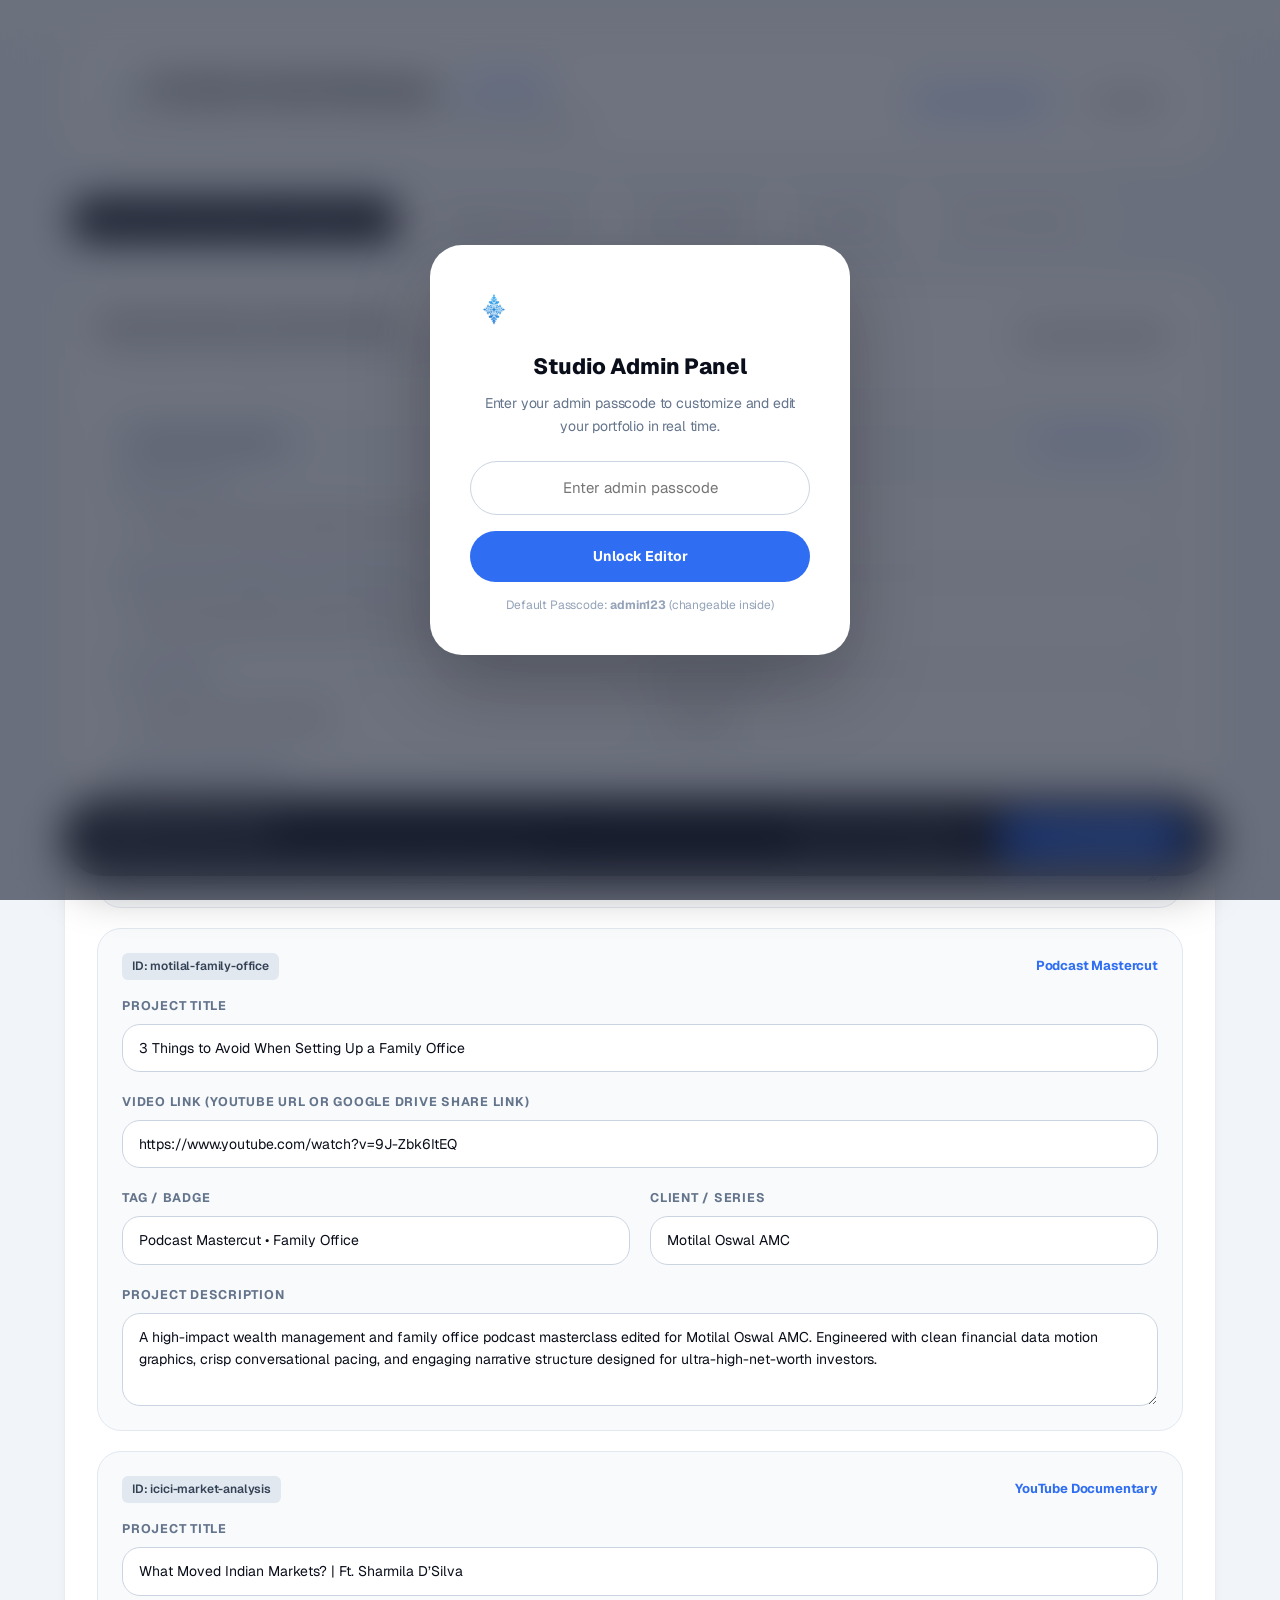
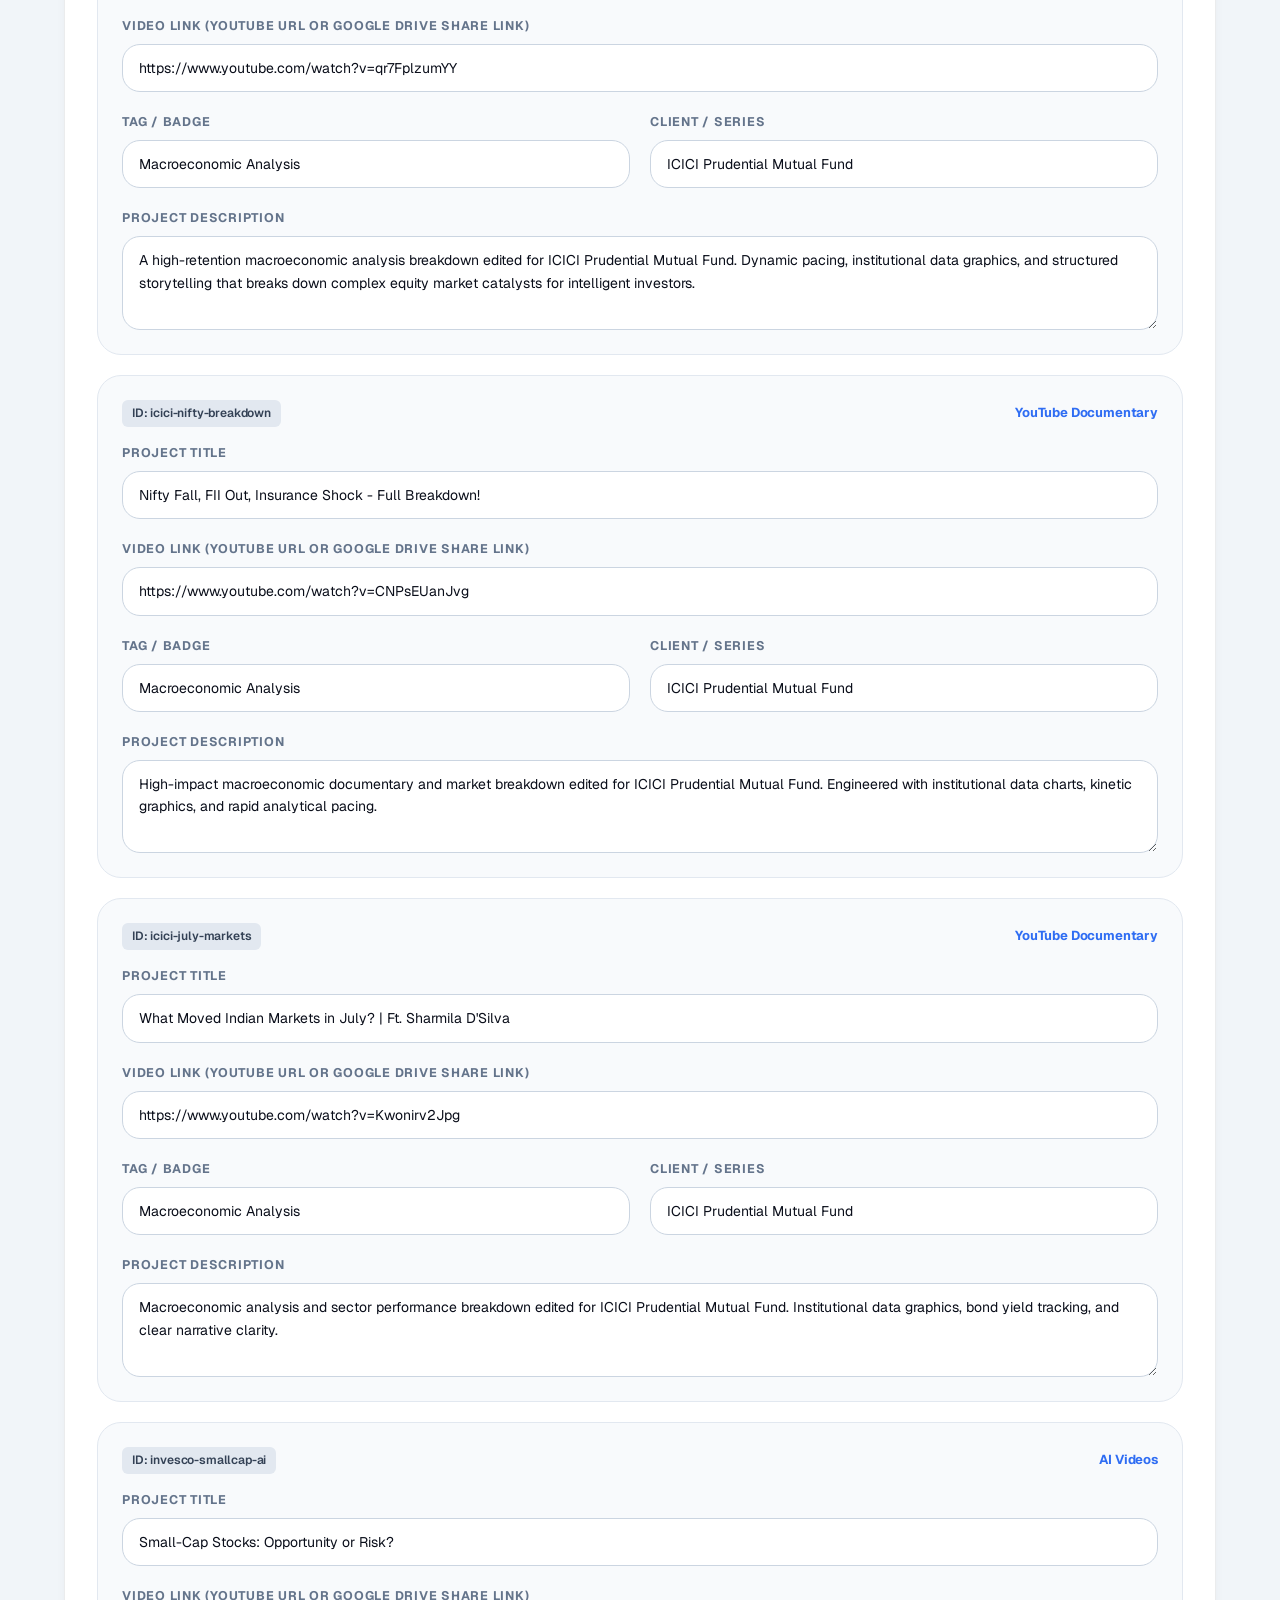
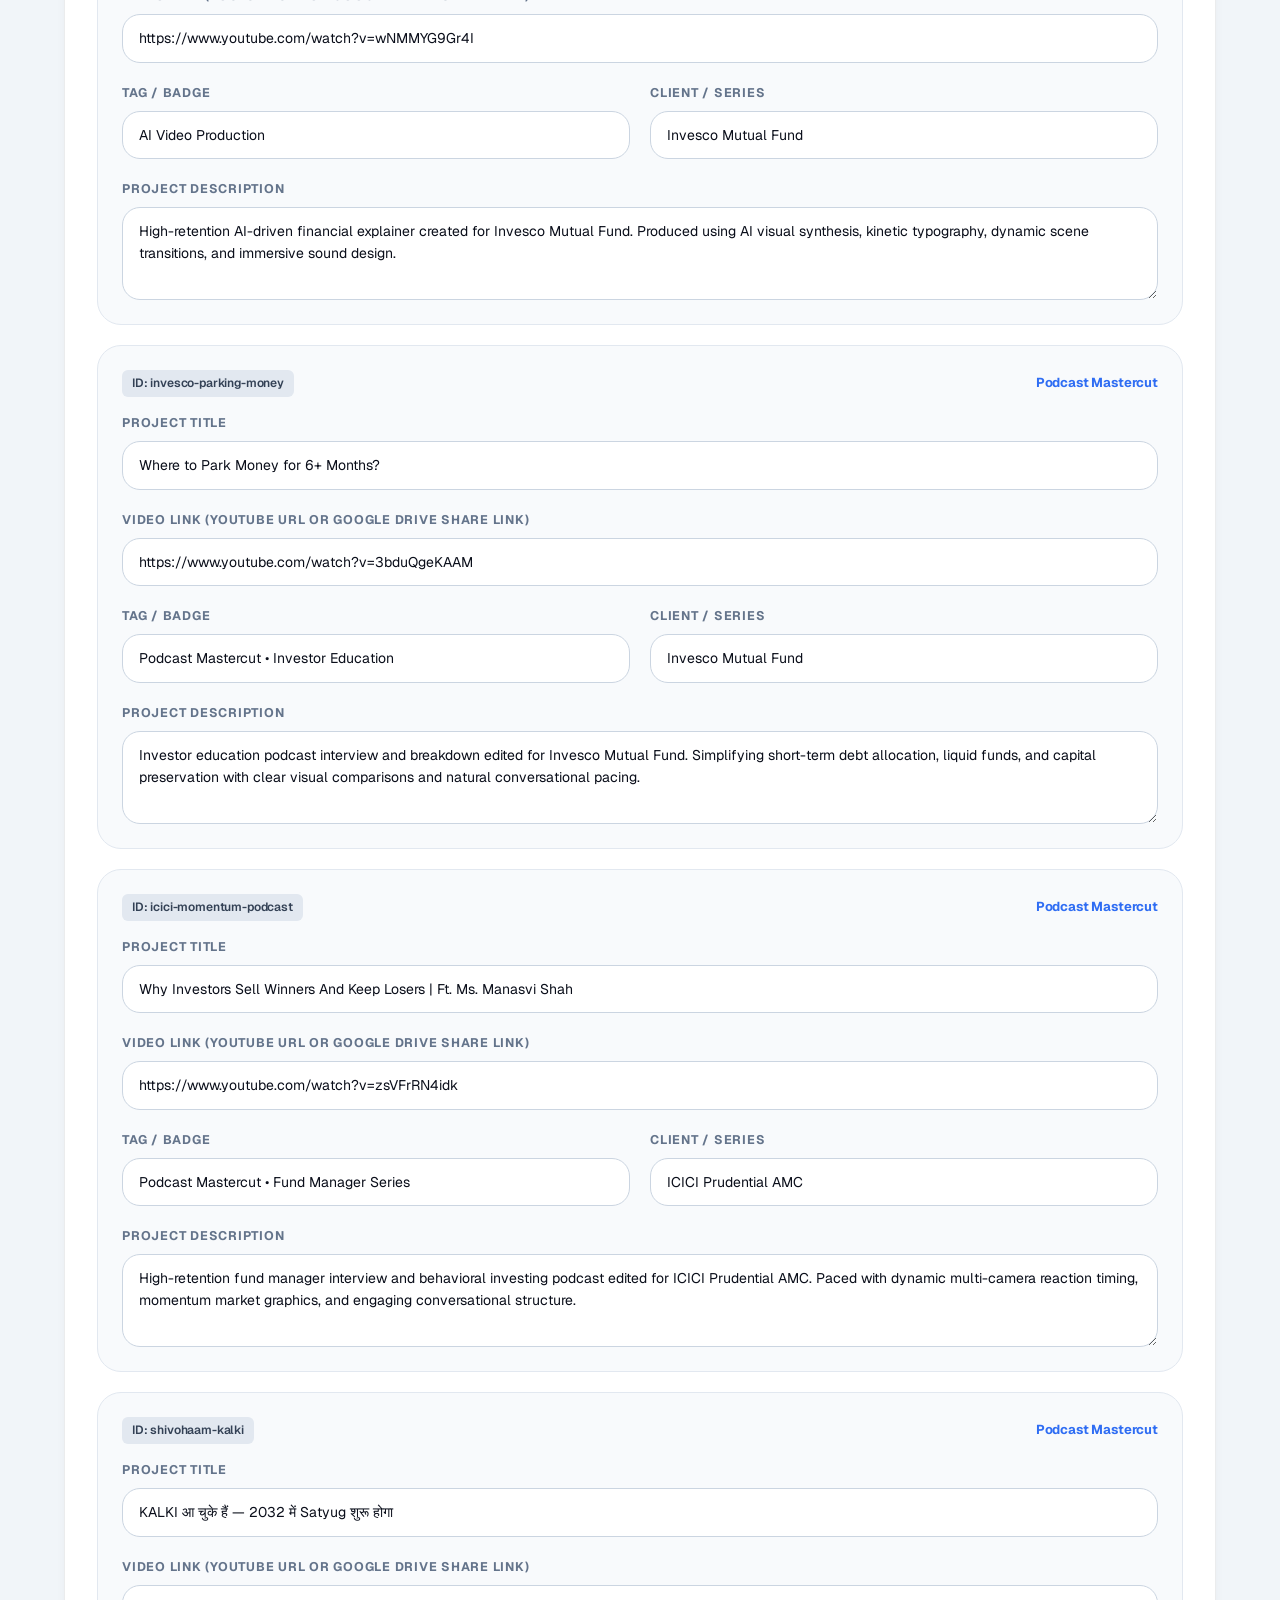
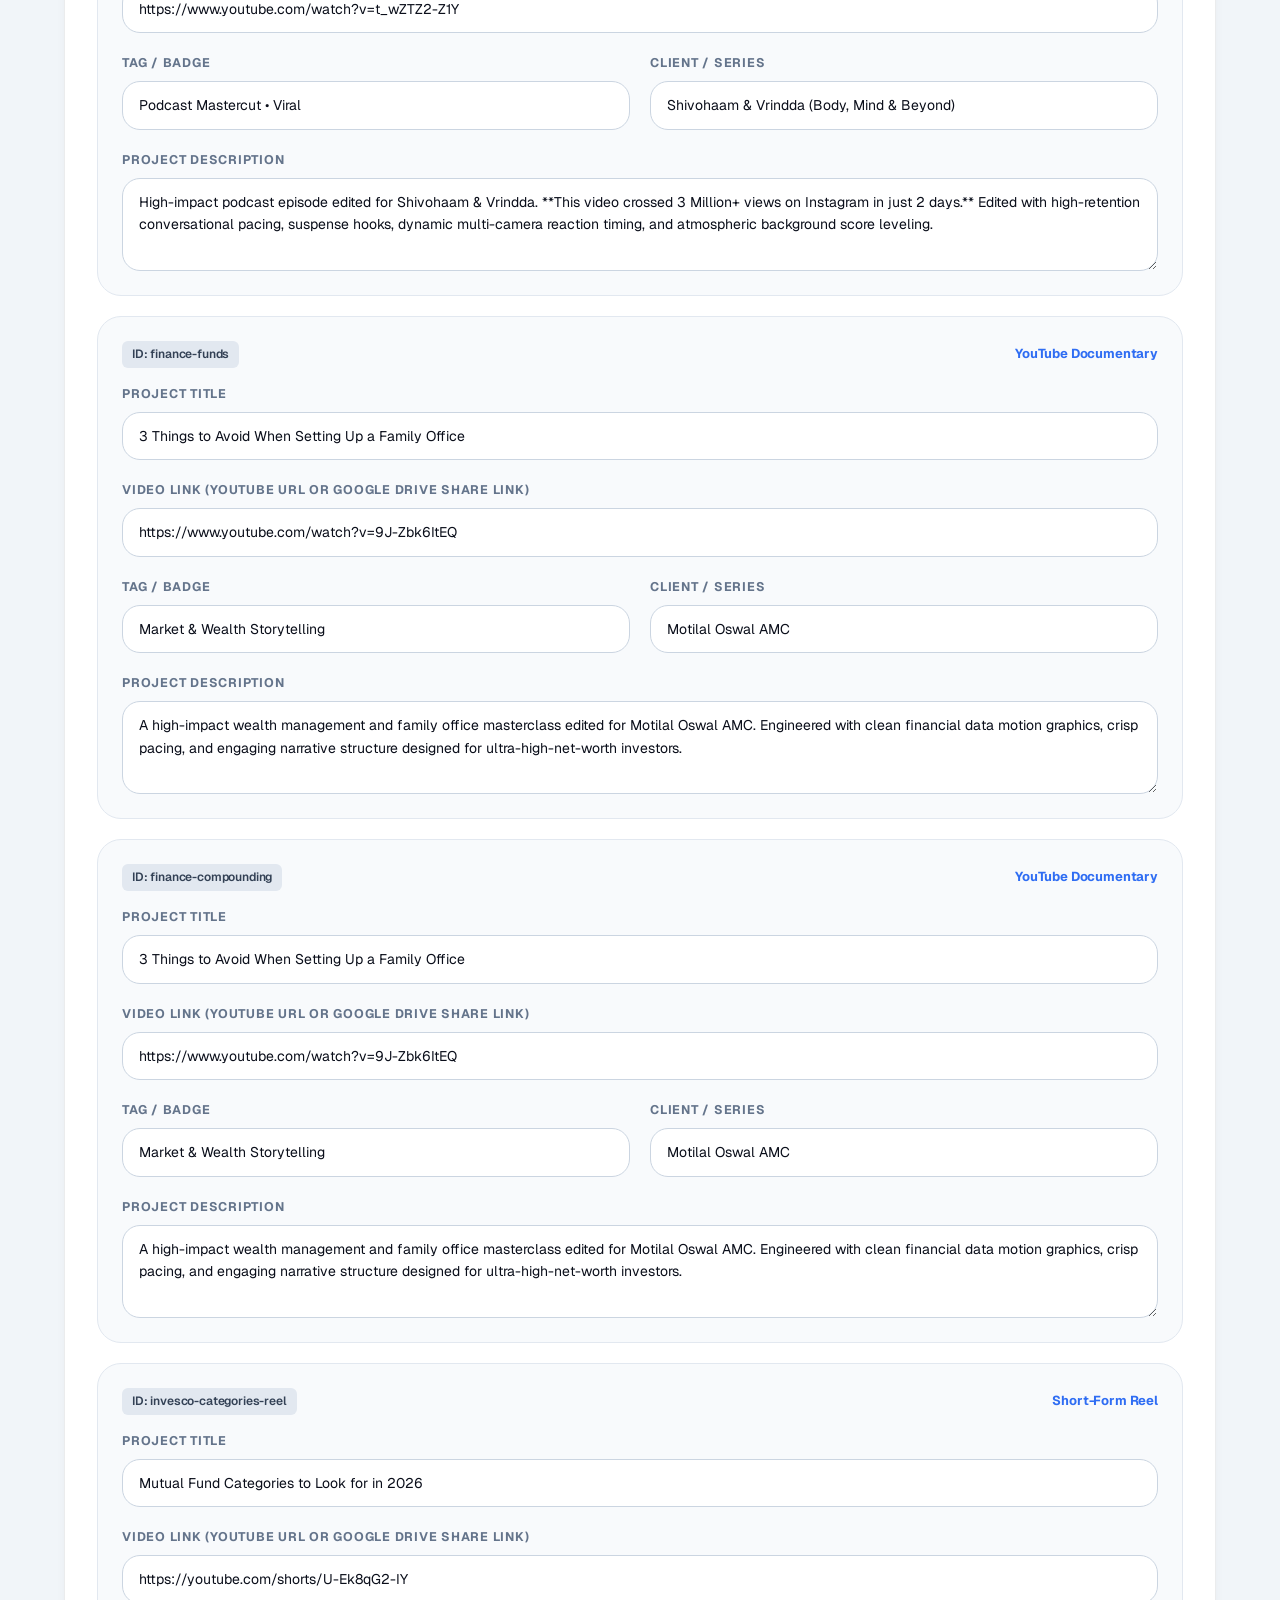
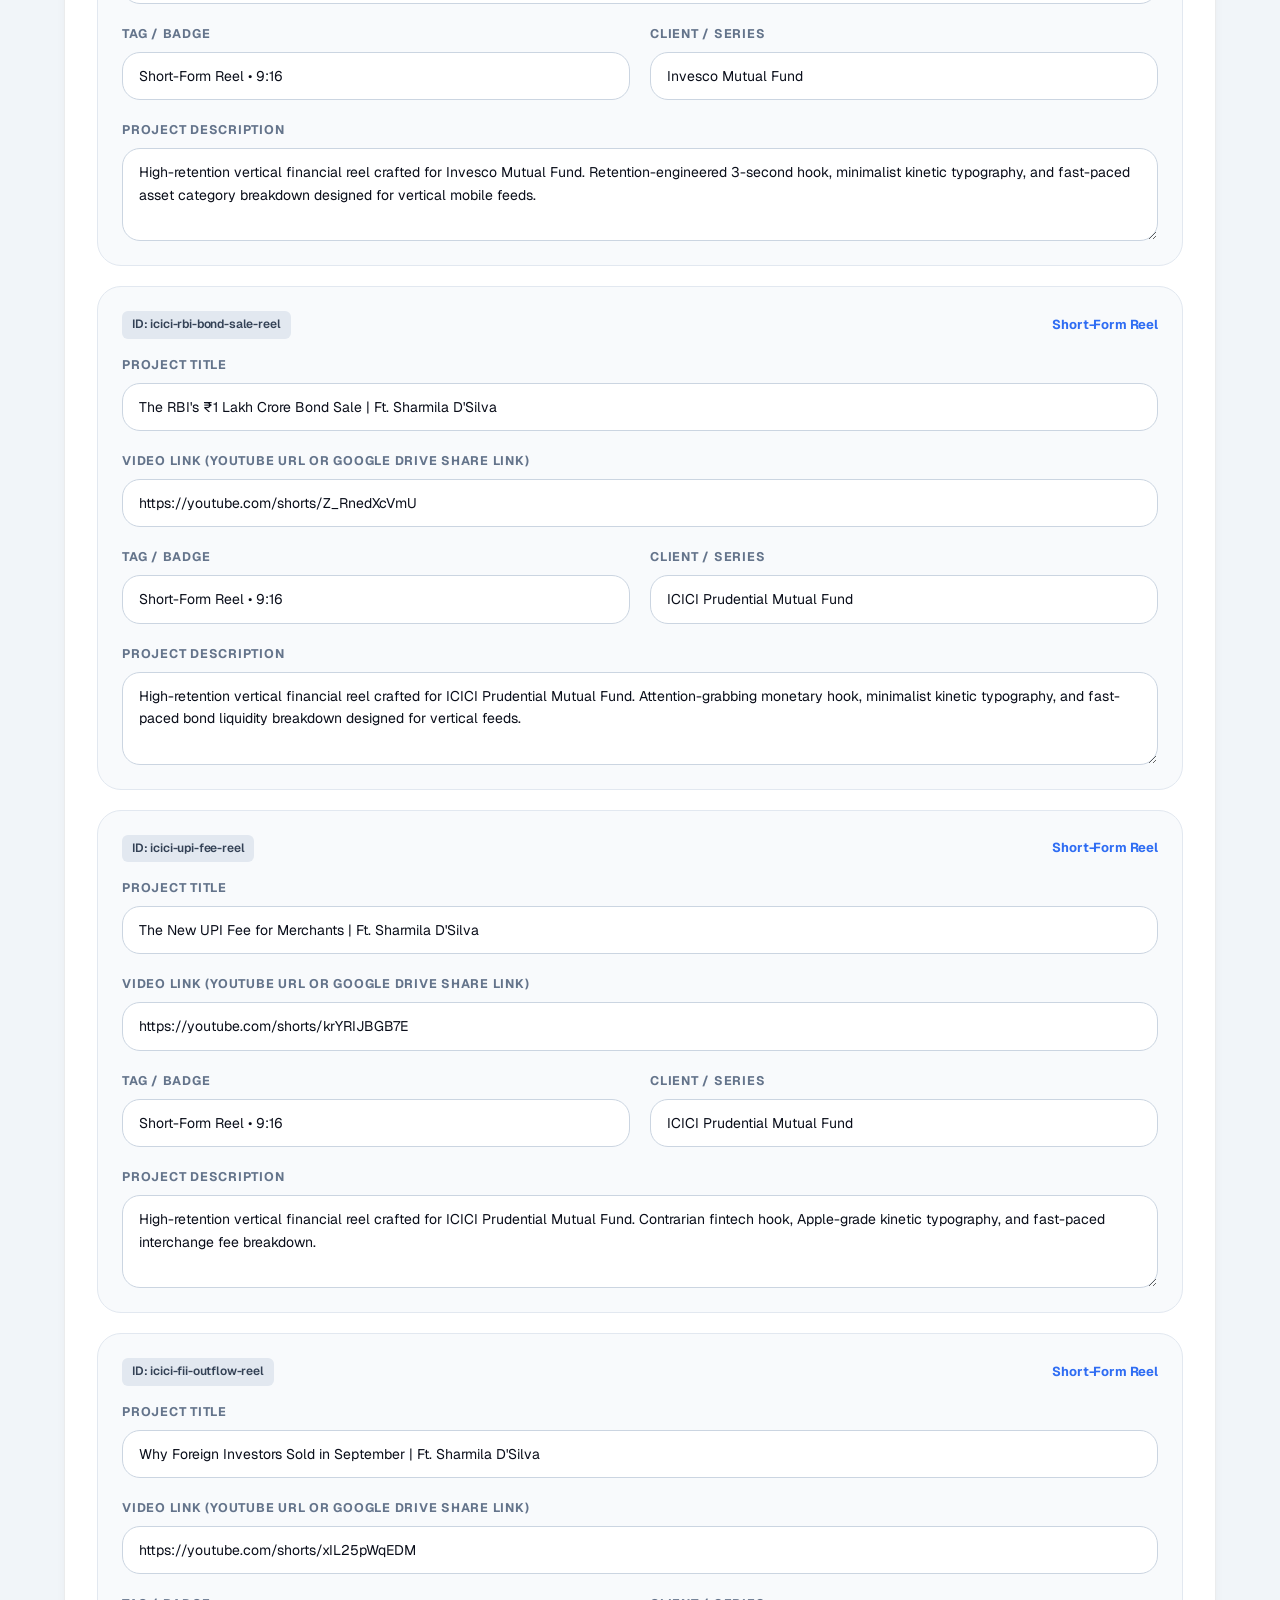
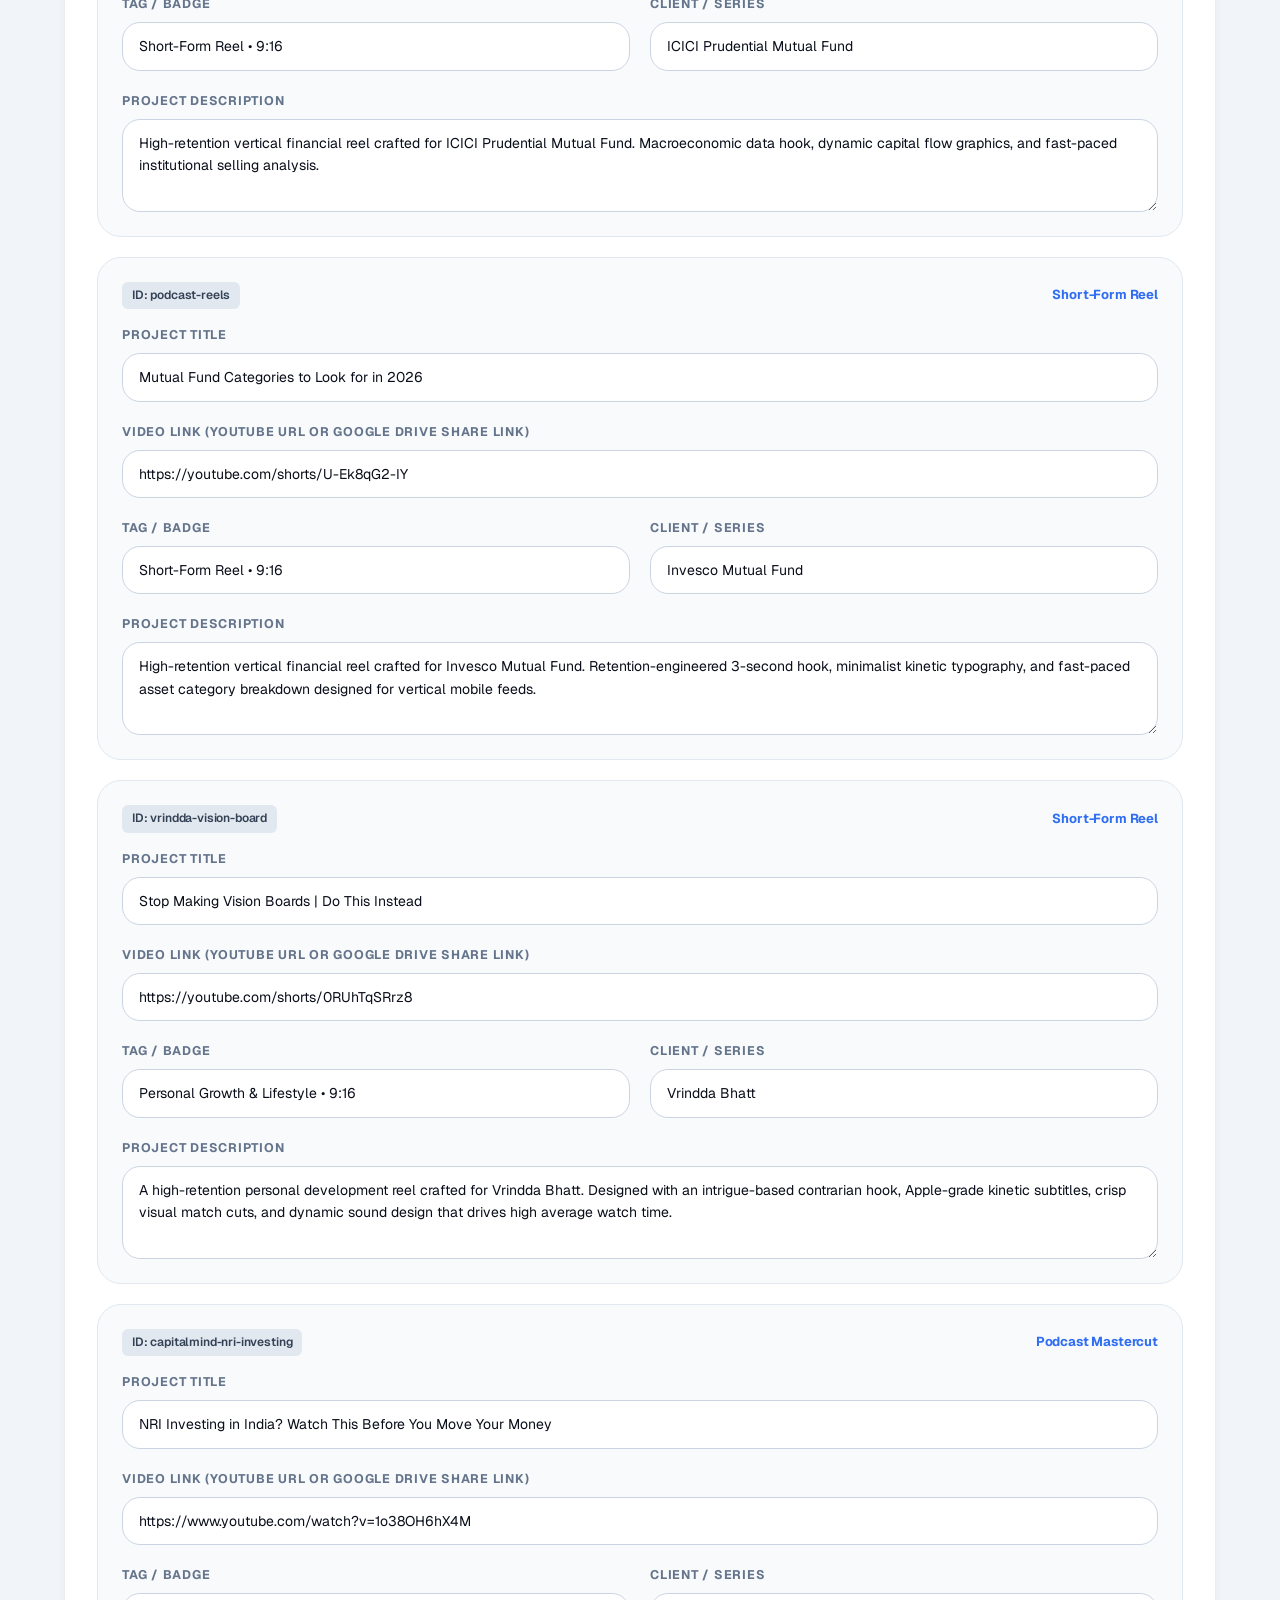
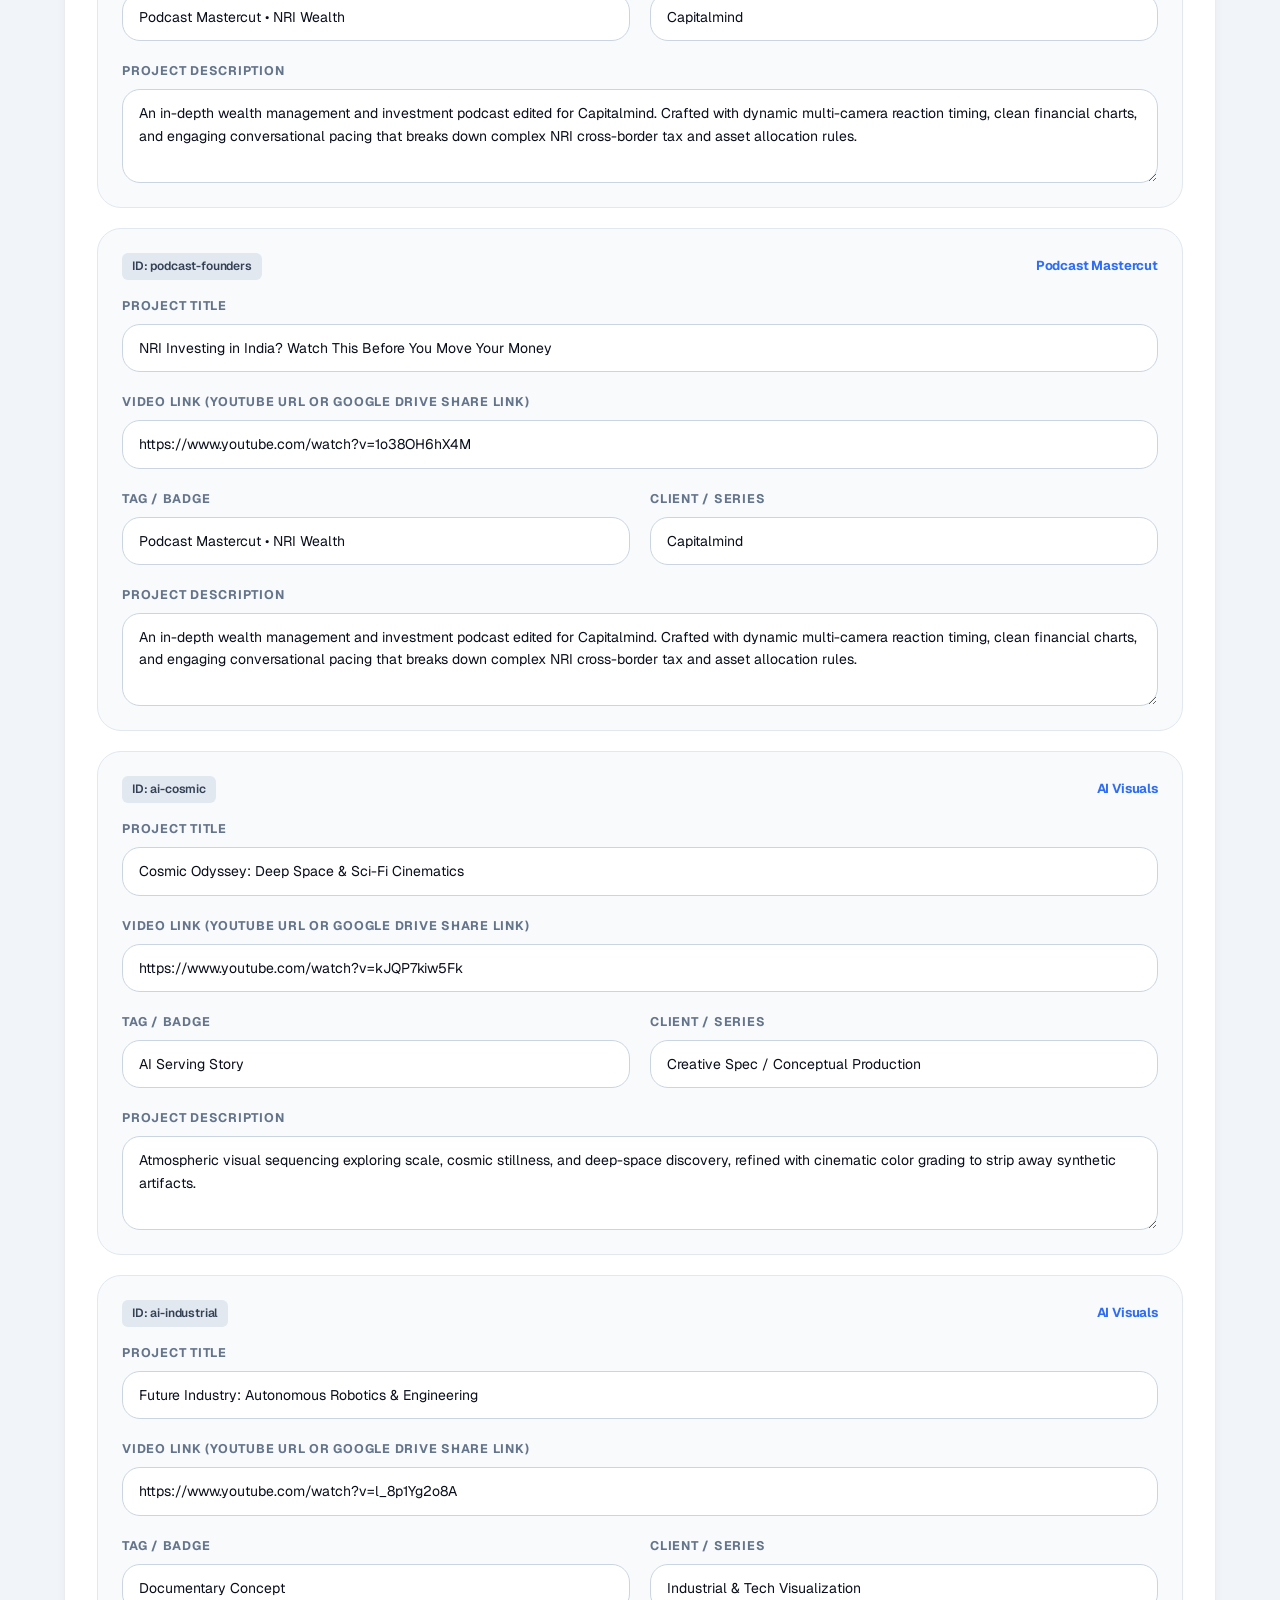
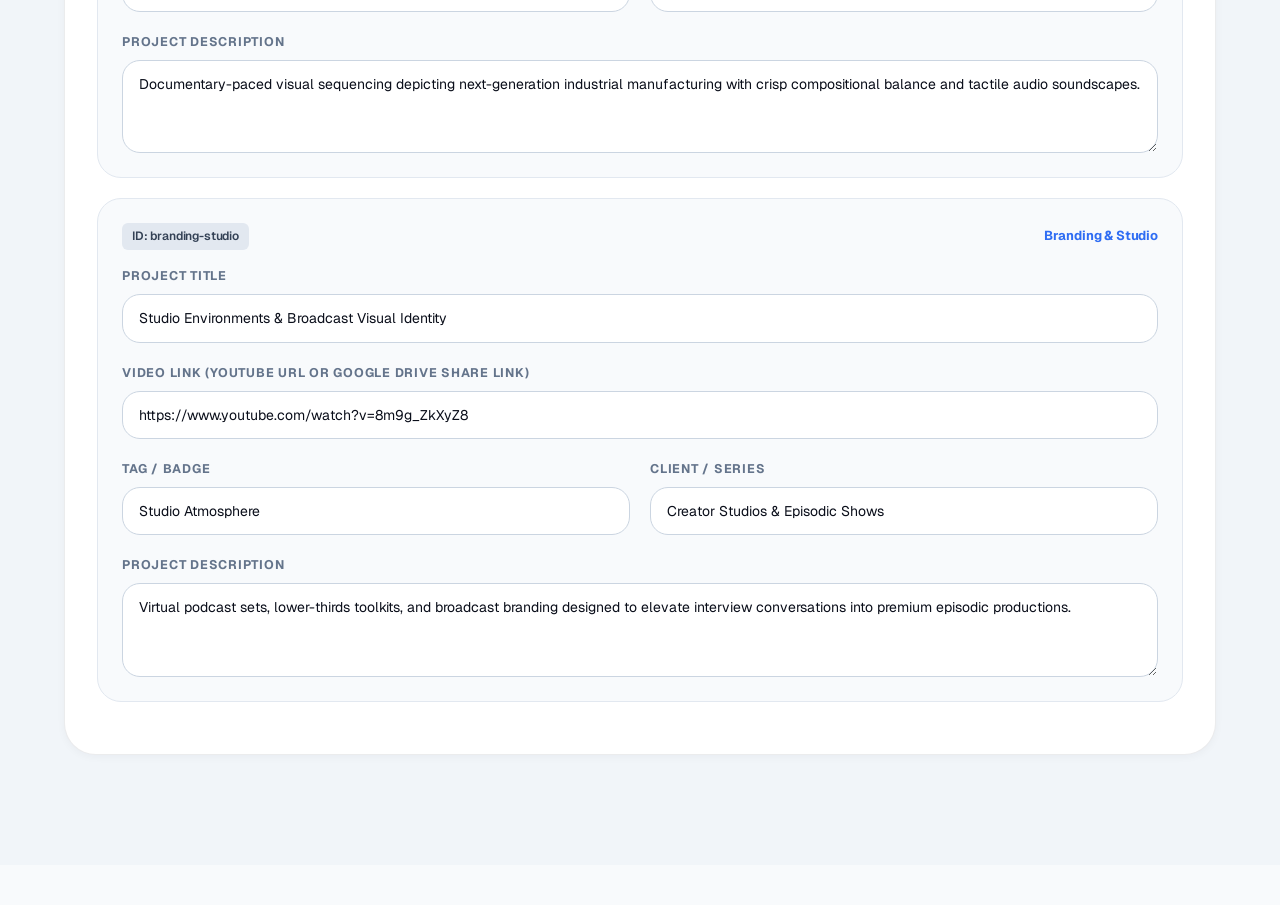
<file: admin.html>
<!DOCTYPE html>
<html lang="en">
<head>
  <meta charset="UTF-8">
  <meta name="viewport" content="width=device-width, initial-scale=1.0">
  <meta name="robots" content="noindex, nofollow, noarchive, nosnippet">
  <title>Portfolio Studio Manager (Private)</title>
  <link rel="icon" type="image/png" href="assets/vfx-logo.png">
  <link rel="preconnect" href="https://fonts.googleapis.com">
  <link rel="preconnect" href="https://fonts.gstatic.com" crossorigin>
  <link href="https://fonts.googleapis.com/css2?family=Geist:wght@300;400;500;600;700;800&family=Geist+Mono:wght@400;500;600&display=swap" rel="stylesheet">
  <link rel="stylesheet" href="css/style.css">
  <style>
    :root {
      --admin-primary: #2f6df3;
      --admin-dark: #0a0e1a;
      --admin-border: rgba(10, 14, 26, 0.08);
      --admin-bg: #f8fafc;
    }
    body {
      background: #f1f5f9;
      color: #0a0e1a;
      font-family: var(--font-main);
      padding: 0;
      margin: 0;
    }
    .admin-container {
      max-width: 1200px;
      margin: 40px auto;
      padding: 0 24px;
    }
    .admin-header {
      background: #ffffff;
      border: 1px solid var(--admin-border);
      border-radius: var(--radius-xl);
      padding: 28px 36px;
      display: flex;
      align-items: center;
      justify-content: space-between;
      box-shadow: var(--shadow-sm);
      margin-bottom: 28px;
    }
    .admin-title {
      font-size: 24px;
      font-weight: 800;
      letter-spacing: -0.02em;
      margin: 0;
      display: flex;
      align-items: center;
      gap: 12px;
    }
    .admin-badge {
      background: #eff6ff;
      color: #2f6df3;
      padding: 4px 12px;
      border-radius: var(--radius-pill);
      font-size: 12px;
      font-weight: 700;
      letter-spacing: 0.05em;
    }
    .admin-tabs {
      display: flex;
      gap: 8px;
      background: #ffffff;
      padding: 6px;
      border-radius: var(--radius-pill);
      border: 1px solid var(--admin-border);
      margin-bottom: 28px;
      width: fit-content;
    }
    .admin-tab {
      padding: 10px 22px;
      border-radius: var(--radius-pill);
      border: none;
      background: transparent;
      color: #64748b;
      font-weight: 600;
      font-size: 14px;
      cursor: pointer;
      transition: all 0.2s ease;
    }
    .admin-tab.active {
      background: #0a0e1a;
      color: #ffffff;
    }
    .admin-card {
      background: #ffffff;
      border: 1px solid var(--admin-border);
      border-radius: var(--radius-xl);
      padding: 32px;
      box-shadow: var(--shadow-sm);
      margin-bottom: 24px;
    }
    .admin-card-header {
      display: flex;
      align-items: center;
      justify-content: space-between;
      margin-bottom: 24px;
      padding-bottom: 16px;
      border-bottom: 1px solid #f1f5f9;
    }
    .admin-card-title {
      font-size: 18px;
      font-weight: 700;
      margin: 0;
    }
    .form-row {
      display: grid;
      grid-template-columns: repeat(auto-fit, minmax(280px, 1fr));
      gap: 20px;
      margin-bottom: 20px;
    }
    .form-field {
      display: flex;
      flex-direction: column;
      gap: 8px;
    }
    .form-field label {
      font-size: 12.5px;
      font-weight: 700;
      text-transform: uppercase;
      letter-spacing: 0.06em;
      color: #64748b;
    }
    .form-field input, .form-field textarea, .form-field select {
      padding: 12px 16px;
      border-radius: var(--radius-md);
      border: 1px solid #cbd5e1;
      font-family: inherit;
      font-size: 14px;
      outline: none;
      transition: border-color 0.2s ease;
      background: #ffffff;
    }
    .form-field input:focus, .form-field textarea:focus {
      border-color: #2f6df3;
      box-shadow: 0 0 0 3px rgba(47, 109, 243, 0.12);
    }
    .project-editor-card {
      border: 1px solid #e2e8f0;
      border-radius: var(--radius-lg);
      padding: 24px;
      margin-bottom: 20px;
      background: #f8fafc;
      transition: all 0.2s ease;
    }
    .project-editor-card:hover {
      background: #ffffff;
      box-shadow: 0 8px 24px rgba(15, 23, 42, 0.06);
    }
    .project-header-bar {
      display: flex;
      justify-content: space-between;
      align-items: center;
      margin-bottom: 16px;
    }
    .project-key {
      font-family: var(--font-mono);
      font-size: 12px;
      background: #e2e8f0;
      padding: 4px 10px;
      border-radius: 6px;
      font-weight: 600;
      color: #334155;
    }
    .btn-save-bar {
      position: sticky;
      bottom: 24px;
      background: rgba(10, 14, 26, 0.9);
      backdrop-filter: blur(16px);
      padding: 16px 28px;
      border-radius: var(--radius-pill);
      display: flex;
      align-items: center;
      justify-content: space-between;
      color: #ffffff;
      box-shadow: 0 20px 40px rgba(0, 0, 0, 0.25);
      z-index: 100;
      margin-top: 32px;
    }
    .btn-action {
      background: #2f6df3;
      color: #ffffff;
      border: none;
      border-radius: var(--radius-pill);
      padding: 10px 24px;
      font-weight: 700;
      font-size: 14px;
      cursor: pointer;
      display: inline-flex;
      align-items: center;
      gap: 8px;
      transition: all 0.2s ease;
    }
    .btn-action:hover {
      background: #1d4ed8;
      transform: translateY(-1px);
    }
    .btn-reset {
      background: transparent;
      color: #e2e8f0;
      border: 1px solid rgba(255, 255, 255, 0.2);
      border-radius: var(--radius-pill);
      padding: 8px 18px;
      font-weight: 600;
      font-size: 13px;
      cursor: pointer;
    }
    .btn-reset:hover {
      background: rgba(255, 255, 255, 0.1);
      color: #ffffff;
    }
    .status-toast {
      position: fixed;
      top: 24px;
      right: 24px;
      background: #10b981;
      color: #ffffff;
      padding: 12px 24px;
      border-radius: var(--radius-pill);
      font-weight: 700;
      font-size: 13.5px;
      box-shadow: 0 10px 30px rgba(16, 185, 129, 0.3);
      display: none;
      z-index: 9999;
    }
    .login-overlay {
      position: fixed;
      inset: 0;
      background: rgba(15, 23, 42, 0.6);
      backdrop-filter: blur(20px);
      z-index: 10000;
      display: flex;
      align-items: center;
      justify-content: center;
      padding: 24px;
    }
    .login-box {
      background: #ffffff;
      border-radius: var(--radius-xl);
      padding: 40px;
      max-width: 420px;
      width: 100%;
      text-align: center;
      box-shadow: 0 30px 80px rgba(0, 0, 0, 0.25);
    }
  </style>
</head>
<body>

  <!-- Password Security Shield -->
  <div class="login-overlay" id="login-overlay">
    <div class="login-box">
      <img src="assets/vfx-logo.png" alt="Warish Raj" style="height: 48px; margin-bottom: 16px;">
      <h2 style="font-size: 22px; font-weight: 800; margin-bottom: 8px;">Studio Admin Panel</h2>
      <p style="font-size: 14px; color: #64748b; margin-bottom: 24px;">Enter your admin passcode to customize and edit your portfolio in real time.</p>
      
      <form id="admin-login-form">
        <input type="password" id="admin-passcode" placeholder="Enter admin passcode" style="width: 100%; box-sizing: border-box; padding: 14px 18px; border-radius: var(--radius-pill); border: 1.5px solid #cbd5e1; font-size: 15px; margin-bottom: 16px; outline: none; text-align: center;">
        <button type="submit" class="btn-action" style="width: 100%; justify-content: center; padding: 14px;">
          Unlock Editor
        </button>
        <p style="font-size: 12px; color: #94a3b8; margin-top: 14px;">Default Passcode: <strong>admin123</strong> (changeable inside)</p>
      </form>
    </div>
  </div>

  <div class="admin-container">
    
    <!-- Top Bar -->
    <header class="admin-header">
      <div>
        <h1 class="admin-title">
          <img src="assets/vfx-logo.png" alt="Logo" style="height: 32px;">
          <span>Portfolio Studio Manager</span>
          <span class="admin-badge">LIVE EDITOR</span>
        </h1>
        <p style="margin: 6px 0 0; font-size: 13.5px; color: #64748b;">Instantly change videos, text, services, contact links, and bio without editing code.</p>
      </div>
      <div style="display: flex; gap: 12px; align-items: center;">
        <a href="index.html" target="_blank" style="text-decoration: none; font-weight: 600; font-size: 13.5px; color: #2f6df3; padding: 8px 16px; background: #eff6ff; border-radius: var(--radius-pill);">
          View Live Website ↗
        </a>
        <button id="admin-lock-btn" style="border: 1px solid #cbd5e1; background: #ffffff; border-radius: var(--radius-pill); padding: 8px 16px; font-size: 13px; font-weight: 600; cursor: pointer;">
          Lock Panel
        </button>
      </div>
    </header>

    <!-- Navigation Tabs -->
    <div class="admin-tabs">
      <button class="admin-tab active" data-tab="tab-videos">Projects & Videos (YouTube / Google Drive)</button>
      <button class="admin-tab" data-tab="tab-homepage">Homepage & Hero Copy</button>
      <button class="admin-tab" data-tab="tab-services">Services Offered</button>
      <button class="admin-tab" data-tab="tab-about">About Warish</button>
      <button class="admin-tab" data-tab="tab-settings">Security & Passcode</button>
    </div>

    <!-- TAB 1: Projects & Videos -->
    <div class="tab-pane" id="tab-videos">
      <div class="admin-card">
        <div class="admin-card-header">
          <div>
            <h2 class="admin-card-title">Selected Projects & Video Embeds</h2>
            <p style="font-size: 13px; color: #64748b; margin: 4px 0 0;">Paste YouTube URLs or Google Drive share links. All videos play directly inside the website lightbox.</p>
          </div>
          <button id="btn-export-json" class="btn-reset" style="color: #0a0e1a; border-color: #cbd5e1;">Export Backup (JSON)</button>
        </div>

        <div id="projects-editor-list">
          <!-- Dynamically populated by JS -->
        </div>
      </div>
    </div>

    <!-- TAB 2: Homepage & Hero -->
    <div class="tab-pane" id="tab-homepage" style="display: none;">
      <div class="admin-card">
        <div class="admin-card-header">
          <h2 class="admin-card-title">Hero Section & Status</h2>
        </div>
        
        <div class="form-row">
          <div class="form-field">
            <label>Availability Badge Text</label>
            <input type="text" id="setting-badge" value="Available for projects">
          </div>
          <div class="form-field">
            <label>Hero Title Accent Word</label>
            <input type="text" id="setting-hero-accent" value="scale">
          </div>
        </div>

        <div class="form-field" style="margin-bottom: 20px;">
          <label>Hero Subtitle</label>
          <textarea id="setting-hero-sub" rows="3">Explainer videos, high-retention reels, YouTube documentaries, and podcast mastercuts.</textarea>
        </div>

        <div class="form-row">
          <div class="form-field">
            <label>Primary Direct Email</label>
            <input type="email" id="setting-email" value="collabwithwarish@gmail.com">
          </div>
          <div class="form-field">
            <label>WhatsApp Number (Country code included)</label>
            <input type="text" id="setting-whatsapp" value="919905657907">
          </div>
        </div>
      </div>
    </div>

    <!-- TAB 3: Services Offered -->
    <div class="tab-pane" id="tab-services" style="display: none;">
      <div class="admin-card">
        <div class="admin-card-header">
          <h2 class="admin-card-title">Services Offered (5 Cards)</h2>
        </div>
        <div id="services-editor-list">
          <!-- Dynamically populated by JS -->
        </div>
      </div>
    </div>

    <!-- TAB 4: About Warish -->
    <div class="tab-pane" id="tab-about" style="display: none;">
      <div class="admin-card">
        <div class="admin-card-header">
          <h2 class="admin-card-title">About Page Biography & Career</h2>
        </div>
        <div class="form-field" style="margin-bottom: 20px;">
          <label>Lead Bio Paragraph</label>
          <textarea id="setting-about-lead" rows="4">I am a video editor and visual storyteller. I specialize in high-retention video production for YouTube creators, documentary explainers, podcasts, and social media.</textarea>
        </div>
        <div class="form-field" style="margin-bottom: 20px;">
          <label>Current Role & Agency</label>
          <input type="text" id="setting-about-role" value="Full-time Video Editor at Postverse Media">
        </div>
        <div class="form-field">
          <label>Editorial Philosophy Statement</label>
          <textarea id="setting-about-philosophy" rows="5">Digital video content often gets lost in two extremes: either dry, unengaging recordings or chaotic, over-edited meme montages that distract the viewer. My editorial philosophy focuses on what truly matters: audience comprehension, emotional pacing, and Apple-grade visual polish.</textarea>
        </div>
      </div>
    </div>

    <!-- TAB 5: Security & Passcode -->
    <div class="tab-pane" id="tab-settings" style="display: none;">
      <div class="admin-card">
        <div class="admin-card-header">
          <h2 class="admin-card-title">Panel Security</h2>
        </div>
        <div class="form-row">
          <div class="form-field">
            <label>Change Admin Passcode</label>
            <input type="password" id="setting-new-pass" placeholder="Enter new passcode">
          </div>
          <div class="form-field">
            <label>Confirm Passcode</label>
            <input type="password" id="setting-confirm-pass" placeholder="Confirm new passcode">
          </div>
        </div>
        <button id="btn-update-pass" class="btn-action" style="background: #0a0e1a;">
          Update Passcode
        </button>
      </div>
    </div>

    <!-- Floating Sticky Save Bar -->
    <div class="btn-save-bar">
      <div>
        <strong>Changes ready to save</strong>
        <span style="font-size: 13px; color: #94a3b8; display: block;">Saves instantly to your browser storage and updates the portfolio in real-time.</span>
      </div>
      <div style="display: flex; gap: 12px; align-items: center;">
        <button id="btn-reset-defaults" class="btn-reset">Reset to Factory Defaults</button>
        <button id="btn-save-all" class="btn-action">
          <svg width="16" height="16" viewBox="0 0 24 24" fill="none" stroke="currentColor" stroke-width="2.5"><polyline points="20 6 9 17 4 12"></polyline></svg>
          Save All Changes
        </button>
      </div>
    </div>

  </div>

  <div class="status-toast" id="status-toast">
    ✓ Changes saved successfully!
  </div>

  <script src="js/admin.js"></script>
</body>
</html>
</file>
<file: css/style.css>
/* ==========================================================================
   WARISH RAJ — PORTFOLIO DESIGN SYSTEM
   Theme: Minimalist Studio UI • Single Font System: Geist
   ========================================================================== */

@import url('https://fonts.googleapis.com/css2?family=Geist:wght@300;400;500;600;700;800&family=Geist+Mono:wght@400;500;600&display=swap');

:root {
  /* Luminous Bright Palette */
  --bg-base: #f8fafc;
  --bg-canvas: rgba(255, 255, 255, 0.82);
  --bg-card: rgba(255, 255, 255, 0.72);
  --bg-card-hover: rgba(255, 255, 255, 0.92);
  --bg-card-solid: #ffffff;
  --bg-subtle: rgba(241, 245, 249, 0.6);
  
  /* Text & Ink Hierarchy */
  --ink-primary: #0f172a;       /* Deep slate ink */
  --ink-secondary: #475569;     /* Refined body text */
  --ink-faint: #64748b;         /* Metadata & labels */
  --ink-muted: #94a3b8;         /* Subdued indicators */
  
  /* Glass & Specular Borders */
  --glass-border: rgba(255, 255, 255, 0.9);
  --glass-border-subtle: rgba(226, 232, 240, 0.8);
  --glass-highlight: inset 0 1px 0 rgba(255, 255, 255, 0.95);
  --line-divider: rgba(226, 232, 240, 0.7);
  
  /* Signature Accents */
  --blue-primary: #0066cc;
  --blue-hover: #0077ed;
  --blue-soft: #2563eb;
  --blue-glow: rgba(0, 102, 204, 0.2);
  --blue-subtle: #eff6ff;
  
  --amber-warm: #b45309;
  --amber-subtle: #fef3c7;
  
  --green-status: #10b981;
  --green-subtle: #ecfdf5;
  
  /* Single Typography System — Geist Everywhere */
  --font-main: 'Geist', -apple-system, BlinkMacSystemFont, 'Segoe UI', Roboto, Helvetica, Arial, sans-serif;
  --font-serif: var(--font-main);
  --font-sans: var(--font-main);
  --font-mono: 'Geist Mono', ui-monospace, SFMono-Regular, Menlo, Monaco, Consolas, monospace;
  
  /* Apple Squircle Geometry */
  --radius-xs: 8px;
  --radius-sm: 12px;
  --radius-md: 18px;
  --radius-lg: 24px;
  --radius-xl: 32px;
  --radius-pill: 9999px;
  
  /* Translucent Apple Drop Shadows */
  --shadow-sm: 0 2px 8px rgba(15, 23, 42, 0.04);
  --shadow-card: 0 12px 36px -10px rgba(15, 23, 42, 0.06), 0 2px 6px -1px rgba(15, 23, 42, 0.03);
  --shadow-hover: 0 22px 50px -12px rgba(15, 23, 42, 0.1), 0 4px 12px -2px rgba(15, 23, 42, 0.04);
  --shadow-float: 0 30px 80px -20px rgba(15, 23, 42, 0.12);
  
  /* Motion & Springs */
  --ease-apple: cubic-bezier(0.16, 1, 0.3, 1);
  --transition-fast: 0.18s var(--ease-apple);
  --transition-smooth: 0.35s var(--ease-apple);
  --transition-spring: 0.5s var(--ease-apple);
}

/* ==========================================================================
   Reset & Base Styles
   ========================================================================== */
*, *::before, *::after {
  box-sizing: border-box;
  margin: 0;
  padding: 0;
}

html {
  scroll-behavior: smooth;
  font-size: 16px;
  background-color: var(--bg-base);
  color-scheme: light;
}

html, body, button, input, textarea, select, optgroup,
h1, h2, h3, h4, h5, h6, p, span, a, label, li, ul, ol, strong, em, b, i {
  font-family: 'Geist', -apple-system, BlinkMacSystemFont, 'Segoe UI', Roboto, Helvetica, Arial, sans-serif !important;
}

body {
  font-family: var(--font-sans);
  font-optical-sizing: auto;
  background-color: var(--bg-base);
  color: var(--ink-primary);
  min-height: 100vh;
  line-height: 1.6;
  font-weight: 400;
  letter-spacing: -0.01em;
  overflow-x: hidden;
  -webkit-font-smoothing: antialiased;
  -moz-osx-font-smoothing: grayscale;
  position: relative;
}

::selection {
  background: var(--blue-primary);
  color: #ffffff;
}

a {
  color: inherit;
  text-decoration: none;
  transition: color var(--transition-fast);
}

button, input, textarea, select {
  font: inherit;
  font-family: 'Geist', sans-serif !important;
  color: inherit;
  background: transparent;
  border: none;
  outline: none;
}

button {
  cursor: pointer;
}

img, svg, video {
  max-width: 100%;
  display: block;
}

/* ==========================================================================
   Luminous Ambient Mesh Backdrop & Apple UI Canvas
   ========================================================================== */

/* Translucent pastel light glow orbs */
.ambient-bg {
  position: fixed;
  inset: 0;
  pointer-events: none;
  z-index: 0;
  overflow: hidden;
}

.ambient-orb {
  position: absolute;
  border-radius: 50%;
  filter: blur(90px);
  opacity: 0.45;
  pointer-events: none;
}

.ambient-orb--1 {
  width: 55vw;
  height: 55vw;
  max-width: 800px;
  max-height: 800px;
  top: -15%;
  left: 15%;
  background: radial-gradient(circle, rgba(191, 219, 254, 0.7) 0%, rgba(219, 234, 254, 0.3) 60%, transparent 100%);
  animation: floatOrb 24s ease-in-out infinite alternate;
}

.ambient-orb--2 {
  width: 50vw;
  height: 50vw;
  max-width: 700px;
  max-height: 700px;
  bottom: 5%;
  right: -5%;
  background: radial-gradient(circle, rgba(254, 240, 138, 0.45) 0%, rgba(254, 243, 199, 0.2) 60%, transparent 100%);
  animation: floatOrb 20s ease-in-out infinite alternate-reverse;
}

.ambient-orb--3 {
  width: 40vw;
  height: 40vw;
  max-width: 550px;
  max-height: 550px;
  top: 45%;
  left: -10%;
  background: radial-gradient(circle, rgba(233, 213, 255, 0.5) 0%, rgba(243, 232, 255, 0.15) 60%, transparent 100%);
  animation: floatOrb 28s ease-in-out infinite alternate;
}

@keyframes floatOrb {
  0% { transform: translate(0, 0) scale(1); }
  50% { transform: translate(35px, -25px) scale(1.05); }
  100% { transform: translate(-25px, 35px) scale(0.96); }
}

/* Subtle physical paper grain */
.grain {
  position: fixed;
  inset: 0;
  z-index: 1;
  pointer-events: none;
  opacity: 0.02;
  background-image: url("data:image/svg+xml,%3Csvg viewBox='0 0 200 200' xmlns='http://www.w3.org/2000/svg'%3E%3Cfilter id='noiseFilter'%3E%3CfeTurbulence type='fractalNoise' baseFrequency='0.85' numOctaves='3' stitchTiles='stitch'/%3E%3C/filter%3E%3Crect width='100%25' height='100%25' filter='url(%23noiseFilter)'/%3E%3C/svg%3E");
}

/* Background Cloud Video & High-Quality Sky Rendering */
.bg-video {
  position: fixed;
  inset: 0;
  width: 100vw;
  height: 100vh;
  object-fit: cover;
  object-position: center 30%;
  z-index: 0;
  pointer-events: none;
  filter: contrast(1.06) brightness(1.02) saturate(1.1);
  -webkit-transform: translateZ(0);
  transform: translateZ(0);
  will-change: transform;
  image-rendering: -webkit-optimize-contrast;
  background-color: #79a6d2;
}

/* Floating Clean White Canvas (vfxace style) */
.site-canvas {
  position: relative;
  z-index: 2;
  width: calc(100vw - 200px);
  max-width: 1400px;
  margin: 20px auto 40px;
  background: #f6f7f9;
  border-radius: 8px;
  box-shadow: 0 20px 60px -20px rgba(10, 14, 26, 0.28);
  overflow: clip;
}

@media (max-width: 1100px) {
  .site-canvas {
    width: calc(100vw - 48px);
    margin: 16px auto 32px;
  }
}

@media (max-width: 640px) {
  .site-canvas {
    width: calc(100vw - 16px);
    margin: 8px auto 24px;
    border-radius: 6px;
  }
}

/* ==========================================================================
   Header & Clean Minimal Topbar
   ========================================================================== */
.topbar {
  position: relative;
  z-index: 50;
  display: flex;
  justify-content: space-between;
  align-items: center;
  padding: 36px 48px 20px;
  background: transparent;
  border-bottom: none;
  width: 100%;
  box-sizing: border-box;
}

@media (max-width: 640px) {
  .topbar {
    padding: 20px 20px 12px;
  }
}

.topbar__left {
  display: flex;
  align-items: center;
  gap: 24px;
  font-family: var(--font-sans);
  font-size: 13.5px;
  color: #64748b;
}

.nav-item {
  color: #64748b;
  text-decoration: none;
  font-weight: 500;
  font-size: 13.5px;
  transition: color 0.15s ease;
}

.nav-item:hover,
.nav-item.active {
  color: #0a0e1a;
}

.nav-clock {
  color: #828fa3;
  font-size: 13px;
  font-weight: 400;
  font-variant-numeric: tabular-nums;
  margin-left: 4px;
}

.topbar__right {
  display: flex;
  align-items: center;
}

.status-indicator {
  display: inline-flex;
  align-items: center;
  gap: 8px;
  font-size: 13.5px;
  font-weight: 500;
  color: #0a0e1a;
}

.status-dot {
  width: 6px;
  height: 6px;
  border-radius: 50%;
  background: #22c55e;
  box-shadow: 0 0 10px rgba(34, 197, 94, 0.8);
  display: inline-block;
  animation: liveDotPulse 2.5s infinite;
}

@keyframes liveDotPulse {
  0%, 100% { opacity: 1; transform: scale(1); }
  50% { opacity: 0.6; transform: scale(0.9); }
}

.status-text {
  color: #0a0e1a;
  font-weight: 500;
  font-size: 13.5px;
}

/* Apple Geometric Brand Monogram */
.brand-mark {
  display: inline-flex;
  align-items: center;
  gap: 10px;
  text-decoration: none;
  transition: transform var(--transition-smooth), opacity var(--transition-smooth);
}

.brand-mark:hover {
  transform: translateY(-1px);
}

.brand-mark__symbol {
  width: 36px;
  height: 36px;
  background: linear-gradient(135deg, #ffffff 0%, #f1f5f9 100%);
  border: 1px solid var(--glass-border-subtle);
  border-radius: 10px;
  display: flex;
  align-items: center;
  justify-content: center;
  box-shadow: 0 4px 12px rgba(15, 23, 42, 0.05);
}

.brand-mark__symbol svg {
  width: 18px;
  height: 18px;
}

.brand-mark__text {
  font-family: var(--font-mono);
  font-size: 14px;
  font-weight: 700;
  letter-spacing: 0.06em;
  color: var(--ink-primary);
}

.topbar__right {
  display: flex;
  align-items: center;
  justify-content: flex-end;
  gap: 24px;
}

.nav-links {
  display: flex;
  align-items: center;
  gap: 20px;
  list-style: none;
}

.nav-link {
  font-size: 13.5px;
  font-weight: 500;
  color: var(--ink-secondary);
  transition: color var(--transition-fast);
  position: relative;
  padding: 4px 2px;
}

.nav-link:hover, .nav-link.active {
  color: var(--ink-primary);
}

.nav-link::after {
  content: '';
  position: absolute;
  bottom: 0;
  left: 0;
  width: 0;
  height: 2px;
  background: var(--blue-primary);
  border-radius: 2px;
  transition: width var(--transition-smooth);
}

.nav-link:hover::after, .nav-link.active::after {
  width: 100%;
}

/* Apple Style Floating Action Pill */
.nav-cta {
  font-size: 12.5px;
  font-weight: 600;
  padding: 8px 18px;
  border-radius: var(--radius-pill);
  background: var(--ink-primary);
  color: #ffffff;
  display: inline-flex;
  align-items: center;
  gap: 6px;
  transition: all var(--transition-fast);
  box-shadow: 0 4px 14px rgba(15, 23, 42, 0.15);
}

.nav-cta:hover {
  background: var(--blue-primary);
  color: #ffffff;
  transform: translateY(-1px);
  box-shadow: 0 6px 18px var(--blue-glow);
}

/* Mobile Toggle */
.mobile-toggle {
  display: none;
  width: 40px;
  height: 40px;
  flex-direction: column;
  justify-content: center;
  align-items: center;
  gap: 5px;
  cursor: pointer;
  z-index: 70;
  border-radius: var(--radius-sm);
  background: rgba(241, 245, 249, 0.85);
  border: 1px solid var(--glass-border-subtle);
  transition: all var(--transition-fast);
  padding: 0;
}

.mobile-toggle:hover {
  background: #ffffff;
  box-shadow: var(--shadow-sm);
}

.mobile-toggle span {
  display: block;
  width: 18px;
  height: 2px;
  background: var(--ink-primary);
  border-radius: 2px;
  pointer-events: none;
  transition: transform 0.25s ease, opacity 0.25s ease;
}

.mobile-toggle.active span:nth-child(1) {
  transform: translateY(7px) rotate(45deg);
}

.mobile-toggle.active span:nth-child(2) {
  opacity: 0;
}

.mobile-toggle.active span:nth-child(3) {
  transform: translateY(-7px) rotate(-45deg);
}

/* ==========================================================================
   Hero Section — Minimalist Creator Layout (vfxace style with breathing room)
   ========================================================================== */
.hero-viewport {
  min-height: 84vh;
  display: flex;
  flex-direction: column;
  justify-content: space-between;
  align-items: center;
  padding: 0 48px 48px;
  box-sizing: border-box;
  position: relative;
  text-align: center;
}

@media (max-width: 768px) {
  .hero-viewport {
    min-height: auto;
    padding: 0 16px 40px;
  }
}

.hero__inner {
  width: 100%;
  max-width: 820px;
  margin: 110px auto 40px;
  display: flex;
  flex-direction: column;
  align-items: center;
  position: relative;
  padding: 24px 0 0;
}

@media (max-width: 768px) {
  .hero__inner {
    margin: 48px auto 24px;
    padding: 10px 0 0;
  }
}

/* Canvas Decorative Accents (Figma vector style - airy & placed outward) */
.canvas-accents {
  position: absolute;
  inset: 0;
  pointer-events: none;
  user-select: none;
  z-index: 0;
}

/* Left dashed selection box - pushed well outward into the left whitespace */
.canvas-accent-box {
  position: absolute;
  top: -8px;
  left: -90px;
  width: 250px;
  height: 140px;
  border: 1px dashed rgba(124, 58, 237, 0.35);
}

/* Right blueprint grid box - pushed well outward into the right whitespace */
.canvas-accent-grid {
  position: absolute;
  top: 36px;
  right: -80px;
  width: 190px;
  height: 190px;
  background-size: 38px 38px;
  background-image: 
    linear-gradient(to right, rgba(124, 58, 237, 0.12) 1px, transparent 1px),
    linear-gradient(to bottom, rgba(124, 58, 237, 0.12) 1px, transparent 1px);
  border: 1px solid rgba(124, 58, 237, 0.12);
}

/* Corner purple handles (Figma vector control points) */
.accent-handle {
  position: absolute;
  width: 6px;
  height: 6px;
  background: #6366f1;
  border-radius: 1px;
}

.handle-tl { top: -3px; left: -3px; }
.handle-tr { top: -3px; right: -3px; }
.handle-bl { bottom: -3px; left: -3px; }
.handle-br { bottom: -3px; right: -3px; }

@media (max-width: 1080px) {
  .canvas-accents {
    display: none;
  }
}

.hero__center {
  position: relative;
  z-index: 2;
  width: 100%;
  display: flex;
  flex-direction: column;
  align-items: center;
}

.hero__headline {
  font-family: var(--font-sans);
  font-size: clamp(32px, 4.4vw, 54px);
  font-weight: 450;
  line-height: 1.42;
  letter-spacing: -0.035em;
  color: #0a0e1a;
  margin: 0;
  text-align: center;
  animation: fadeUp 0.8s var(--ease-apple) both;
}

.inline-badge {
  display: inline-flex;
  align-items: center;
  justify-content: center;
  vertical-align: middle;
  width: 44px;
  height: 34px;
  border-radius: 9px;
  overflow: hidden;
  margin: 0 6px;
  box-shadow: 0 2px 6px rgba(0, 0, 0, 0.08);
  transform: translateY(-2px);
  background: #f1f5f9;
}

.inline-badge .badge-img {
  width: 100%;
  height: 100%;
  object-fit: cover;
  display: block;
}

.hero__subtitle {
  font-family: var(--font-sans);
  font-size: 16px;
  line-height: 1.6;
  color: #64748b;
  font-weight: 400;
  margin: 28px 0 0;
  letter-spacing: -0.01em;
  animation: fadeUp 0.8s var(--ease-apple) 0.15s both;
}

.hero__actions {
  display: flex;
  align-items: center;
  justify-content: center;
  margin: 36px 0 0;
  animation: fadeUp 0.8s var(--ease-apple) 0.25s both;
}

.btn-reach-out {
  display: inline-flex;
  align-items: center;
  gap: 8px;
  background: #111827;
  color: #ffffff;
  font-size: 14px;
  font-weight: 500;
  padding: 10px 22px;
  border-radius: 999px;
  text-decoration: none;
  transition: all 0.2s ease;
  box-shadow: 0 2px 10px rgba(17, 24, 39, 0.12);
}

.btn-reach-out:hover {
  background: #000000;
  color: #ffffff;
  transform: translateY(-1px);
  box-shadow: 0 4px 16px rgba(17, 24, 39, 0.22);
}

.btn-icon-square {
  display: inline-flex;
  align-items: center;
  justify-content: center;
  width: 36px;
  height: 36px;
  border-radius: 8px;
  background: #f3f4f6;
  color: #111827;
  text-decoration: none;
  border: 1px solid rgba(0, 0, 0, 0.05);
  transition: all 0.2s ease;
}

.btn-icon-square:hover {
  background: #e5e7eb;
  color: #000000;
  transform: translateY(-1px);
}

.hero__clients {
  width: 100%;
  max-width: 860px;
  margin: 80px auto 10px;
  padding-top: 24px;
  opacity: 0.5;
  transition: opacity 0.3s ease;
}

.hero__clients:hover {
  opacity: 0.85;
}

/* Button System */
.btn {
  display: inline-flex;
  align-items: center;
  justify-content: center;
  gap: 8px;
  text-decoration: none;
  cursor: pointer;
  transition: all 0.2s ease;
  position: relative;
}

.btn--ghost {
  background: #ffffff;
  color: #0a0e1a;
  border: 1px solid rgba(10, 14, 26, 0.12);
  border-radius: var(--radius-pill);
  padding: 12px 26px;
  font-size: 14px;
  font-weight: 500;
  box-shadow: 0 2px 8px rgba(10, 14, 26, 0.04);
}

.btn--ghost:hover {
  background: #f8fafc;
  transform: translateY(-2px);
  box-shadow: 0 6px 16px rgba(10, 14, 26, 0.08);
}

.btn--solid {
  background: #0a0e1a;
  color: #ffffff;
  border: 1px solid #0a0e1a;
  border-radius: var(--radius-pill);
  padding: 12px 28px;
  font-size: 14px;
  font-weight: 500;
  box-shadow: 0 4px 14px rgba(10, 14, 26, 0.18);
}

.btn--solid:hover {
  background: #1e293b;
  transform: translateY(-2px);
  box-shadow: 0 8px 20px rgba(10, 14, 26, 0.25);
}

.btn--sm {
  padding: 8px 18px;
  font-size: 12.5px;
  font-weight: 600;
  border-radius: var(--radius-pill);
}


.btn--dark {
  background: var(--ink-primary);
  color: #ffffff;
  border: 1px solid var(--ink-primary);
}

.btn--dark:hover {
  background: #000000;
  transform: translateY(-2px);
  box-shadow: 0 8px 24px rgba(15, 23, 42, 0.2);
}

.btn--lg {
  padding: 15px 32px;
  font-size: 15px;
}

.btn svg {
  transition: transform var(--transition-fast);
}

.btn:hover svg {
  transform: translate(2px, -2px);
}

/* ==========================================================================
   Storyteller Manifesto Banner
   ========================================================================== */
.storyteller-banner {
  max-width: 940px;
  margin: 50px auto 0;
  background: var(--bg-card);
  backdrop-filter: blur(24px);
  border: 1px solid var(--glass-border);
  border-radius: var(--radius-lg);
  padding: 32px 38px;
  box-shadow: var(--shadow-card), var(--glass-highlight);
  display: grid;
  grid-template-columns: auto 1fr;
  gap: 28px;
  align-items: center;
  text-align: left;
}

@media (max-width: 768px) {
  .storyteller-banner {
    grid-template-columns: 1fr;
    padding: 24px;
    gap: 16px;
  }
}

.storyteller-badge-icon {
  width: 52px;
  height: 52px;
  border-radius: 16px;
  background: linear-gradient(135deg, #eff6ff 0%, #dbeafe 100%);
  border: 1px solid rgba(191, 219, 254, 0.8);
  display: flex;
  align-items: center;
  justify-content: center;
  color: var(--blue-primary);
}

.storyteller-banner-title {
  font-size: 17px;
  font-weight: 700;
  color: var(--ink-primary);
  margin-bottom: 4px;
}

.storyteller-banner-text {
  font-size: 14px;
  color: var(--ink-secondary);
  line-height: 1.6;
}

/* ==========================================================================
   Clients & Brand Experience Marquee
   ========================================================================== */
.clients-marquee-section {
  width: 100%;
  padding: 60px 0 20px;
  position: relative;
  animation: fadeUp 1s var(--ease-apple) 0.4s both;
}

.clients__label {
  text-align: center;
  font-family: var(--font-mono);
  font-size: 11px;
  letter-spacing: 0.16em;
  text-transform: uppercase;
  color: var(--ink-faint);
  margin-bottom: 24px;
}

.clients__marquee {
  width: 100%;
  max-width: 900px;
  margin: 0 auto;
  position: relative;
  overflow: hidden;
  -webkit-mask-image: linear-gradient(90deg, transparent 0%, #000 12%, #000 88%, transparent 100%);
  mask-image: linear-gradient(90deg, transparent 0%, #000 12%, #000 88%, transparent 100%);
}

.clients__track {
  width: max-content;
  display: flex;
  align-items: center;
  gap: 56px;
  animation: marqueeScroll 28s linear infinite;
}

.clients__track:hover {
  animation-play-state: paused;
}

@keyframes marqueeScroll {
  0% { transform: translateX(0); }
  100% { transform: translateX(-50%); }
}

.client-item {
  display: inline-flex;
  align-items: center;
  justify-content: center;
  padding: 8px 14px;
  background: transparent;
  border: none;
  box-shadow: none;
  white-space: nowrap;
  transition: transform var(--transition-fast), opacity var(--transition-fast);
}

.client-item:hover {
  background: transparent;
  border: none;
  box-shadow: none;
  transform: translateY(-2px);
}

.client-logo-img {
  height: 48px;
  max-height: 52px;
  max-width: 230px;
  width: auto;
  object-fit: contain;
  mix-blend-mode: multiply;
  opacity: 0.95;
  filter: contrast(1.02);
  transition: transform var(--transition-fast), opacity var(--transition-fast);
}

.client-item:hover .client-logo-img {
  opacity: 1;
  transform: scale(1.08);
}

/* ==========================================================================
   Section Headers & Common Structure
   ========================================================================== */
.section {
  padding: 60px 32px;
  position: relative;
  border-top: 1px solid rgba(0, 0, 0, 0.06);
}

@media (max-width: 768px) {
  .section {
    padding: 40px 18px;
  }
}

.section-header {
  max-width: 720px;
  margin: 0 auto 24px;
  text-align: center;
}

.section-header--left {
  text-align: left;
  margin: 0 0 24px;
}

.section-eyebrow {
  display: inline-block;
  font-family: var(--font-mono);
  font-size: 11px;
  font-weight: 600;
  letter-spacing: 0.12em;
  text-transform: uppercase;
  color: var(--blue-primary);
  margin-bottom: 8px;
}

.section-title {
  font-family: var(--font-sans);
  font-size: clamp(28px, 3.6vw, 44px);
  font-weight: 700;
  line-height: 1.15;
  letter-spacing: -0.03em;
  color: var(--ink-primary);
  margin-bottom: 8px;
}

.section-title em, .section-title .accent-text {
  font-style: normal;
  font-weight: 700;
  color: var(--blue-primary);
}

.section-desc {
  font-size: clamp(14px, 1.2vw, 16px);
  color: var(--ink-secondary);
  line-height: 1.5;
}

/* ==========================================================================
   Apple Segmented Filter Controls
   ========================================================================== */
.filter-wrapper {
  display: flex;
  justify-content: center;
  width: 100%;
  margin-bottom: 28px;
}

.filter-container {
  display: inline-flex;
  align-items: center;
  justify-content: center;
  gap: 4px;
  flex-wrap: wrap;
  padding: 4px;
  background: #f1f5f9;
  border: 1px solid rgba(0, 0, 0, 0.06);
  border-radius: var(--radius-pill);
}

.filter-btn {
  display: inline-flex;
  align-items: center;
  gap: 6px;
  padding: 6px 14px;
  font-family: var(--font-sans);
  font-size: 13px;
  font-weight: 500;
  border-radius: var(--radius-pill);
  background: transparent;
  color: var(--ink-secondary);
  border: none;
  cursor: pointer;
  transition: all var(--transition-fast);
  white-space: nowrap;
  user-select: none;
}

.filter-btn:hover {
  color: var(--ink-primary);
  background: rgba(255, 255, 255, 0.6);
}

.filter-btn.active {
  background: #ffffff;
  color: var(--ink-primary);
  font-weight: 600;
  box-shadow: 0 1px 3px rgba(0, 0, 0, 0.08);
}

.filter-count {
  display: inline-flex;
  align-items: center;
  justify-content: center;
  min-width: 18px;
  height: 18px;
  padding: 0 5px;
  font-size: 10.5px;
  font-weight: 600;
  border-radius: var(--radius-pill);
  background: rgba(148, 163, 184, 0.2);
  color: var(--ink-secondary);
  transition: all var(--transition-fast);
}

.filter-btn.active .filter-count {
  background: rgba(0, 102, 204, 0.1);
  color: var(--blue-primary);
}

@media (max-width: 768px) {
  .filter-container {
    gap: 3px;
    padding: 3px;
  }
  .filter-btn {
    padding: 5px 10px;
    font-size: 12px;
    gap: 5px;
  }
}

/* ==========================================================================
   Selected Work & Project Cards (Apple UI Glassmorphism)
   ========================================================================== */
.work-grid {
  display: grid;
  grid-template-columns: repeat(3, 1fr);
  gap: 20px;
}

@media (max-width: 1080px) {
  .work-grid {
    grid-template-columns: repeat(2, 1fr);
    gap: 16px;
  }
}

@media (max-width: 680px) {
  .work-grid {
    grid-template-columns: 1fr;
    gap: 16px;
  }
}

.work-item {
  position: relative;
  background: #ffffff;
  border: 1px solid rgba(0, 0, 0, 0.07);
  border-radius: 14px;
  overflow: hidden;
  display: flex;
  flex-direction: column;
  transition: transform 0.25s var(--ease-apple), box-shadow 0.25s var(--ease-apple), border-color 0.2s ease;
  cursor: pointer;
  box-shadow: 0 1px 3px rgba(0, 0, 0, 0.04);
}

.work-item:hover {
  transform: translateY(-4px);
  border-color: rgba(0, 0, 0, 0.16);
  box-shadow: 0 12px 28px -6px rgba(0, 0, 0, 0.08);
}

.work-item--featured {
  grid-column: span 1;
}

.work-item__media {
  position: relative;
  aspect-ratio: 16 / 9;
  background: #f8fafc;
  overflow: hidden;
  border-bottom: 1px solid rgba(0, 0, 0, 0.05);
}

.work-item__thumb {
  width: 100%;
  height: 100%;
  object-fit: cover;
  transition: transform 0.5s var(--ease-apple);
}

.work-item:hover .work-item__thumb {
  transform: scale(1.03);
}

.work-item__overlay {
  position: absolute;
  inset: 0;
  background: rgba(15, 23, 42, 0.0);
  display: flex;
  align-items: center;
  justify-content: center;
  opacity: 0;
  transition: all var(--transition-smooth);
}

.work-item:hover .work-item__overlay {
  opacity: 1;
  background: rgba(15, 23, 42, 0.15);
}

.work-item__play {
  width: 52px;
  height: 52px;
  border-radius: 50%;
  background: rgba(255, 255, 255, 0.96);
  backdrop-filter: blur(12px);
  color: var(--ink-primary);
  display: flex;
  align-items: center;
  justify-content: center;
  padding-left: 2px;
  box-shadow: 0 8px 24px rgba(15, 23, 42, 0.18);
  transform: scale(0.88);
  transition: transform var(--transition-smooth);
}

.work-item:hover .work-item__play {
  transform: scale(1);
}

.work-item__content {
  padding: 16px 18px 20px;
  display: flex;
  flex-direction: column;
  flex: 1;
}

.work-item__meta-top {
  display: flex;
  align-items: center;
  gap: 8px;
  margin-bottom: 8px;
}

.work-item__tags {
  display: flex;
  align-items: center;
  gap: 6px;
  flex-wrap: wrap;
}

.tag {
  font-family: var(--font-sans);
  font-size: 11px;
  font-weight: 500;
  padding: 2px 8px;
  border-radius: var(--radius-pill);
  background: #f1f5f9;
  border: 1px solid rgba(0, 0, 0, 0.05);
  color: var(--ink-secondary);
}

.tag--accent {
  background: rgba(0, 102, 204, 0.08);
  border-color: rgba(0, 102, 204, 0.15);
  color: var(--blue-primary);
}

.tag--gold {
  background: #fef3c7;
  border-color: rgba(245, 158, 11, 0.2);
  color: #b45309;
}

.work-item__year,
.lightbox-year {
  display: none !important;
}

.work-item__title {
  font-size: 15.5px;
  font-weight: 600;
  line-height: 1.35;
  letter-spacing: -0.015em;
  color: var(--ink-primary);
  margin-bottom: 0;
  transition: color var(--transition-fast);
}

.work-item:hover .work-item__title {
  color: var(--blue-primary);
}

/* Hide verbose desc and redundant cta on cards to keep site minimal */
.work-item__desc,
.work-item__footer {
  display: none !important;
}

/* ==========================================================================
   Featured Project: Result Darpan (Apple Glass Hero Showcase)
   ========================================================================== */
.featured-project-banner {
  background: var(--bg-card);
  backdrop-filter: blur(32px) saturate(180%);
  border: 1px solid var(--glass-border);
  border-radius: var(--radius-xl);
  padding: 48px;
  position: relative;
  overflow: hidden;
  box-shadow: var(--shadow-hover), var(--glass-highlight);
  display: grid;
  grid-template-columns: 1.15fr 1fr;
  gap: 48px;
  align-items: center;
}

@media (max-width: 960px) {
  .featured-project-banner {
    grid-template-columns: 1fr;
    padding: 32px 24px;
    gap: 36px;
  }
}

.featured-project__badge {
  display: inline-flex;
  align-items: center;
  gap: 8px;
  padding: 6px 14px;
  border-radius: var(--radius-pill);
  background: var(--green-subtle);
  border: 1px solid rgba(167, 243, 208, 0.8);
  font-family: var(--font-mono);
  font-size: 11px;
  font-weight: 700;
  color: #059669;
  margin-bottom: 20px;
}

.featured-project__title {
  font-size: clamp(28px, 3.6vw, 42px);
  font-weight: 800;
  letter-spacing: -0.03em;
  color: var(--ink-primary);
  margin-bottom: 12px;
}

.featured-project__url {
  display: inline-flex;
  align-items: center;
  gap: 6px;
  font-family: var(--font-mono);
  font-size: 13.5px;
  color: var(--blue-primary);
  font-weight: 600;
  margin-bottom: 18px;
  transition: color var(--transition-fast);
}

.featured-project__url:hover {
  text-decoration: underline;
}

.featured-project__desc {
  font-size: 15px;
  color: var(--ink-secondary);
  line-height: 1.68;
  margin-bottom: 24px;
}

.features-list {
  display: grid;
  grid-template-columns: repeat(2, 1fr);
  gap: 12px;
  margin-bottom: 32px;
}

@media (max-width: 540px) {
  .features-list {
    grid-template-columns: 1fr;
  }
}

.feature-pill {
  display: flex;
  align-items: center;
  gap: 10px;
  padding: 10px 14px;
  background: rgba(248, 250, 252, 0.9);
  border: 1px solid var(--glass-border-subtle);
  border-radius: var(--radius-sm);
  font-size: 13px;
  font-weight: 500;
  color: var(--ink-primary);
}

.feature-pill svg {
  color: var(--blue-primary);
  flex-shrink: 0;
}

.featured-project__actions {
  display: flex;
  align-items: center;
  gap: 14px;
  flex-wrap: wrap;
}

.featured-project__preview {
  position: relative;
  border-radius: var(--radius-md);
  overflow: hidden;
  box-shadow: var(--shadow-card);
  transition: transform var(--transition-smooth);
}

.featured-project__preview:hover {
  transform: translateY(-4px);
}

/* ==========================================================================
   About Me & Background (Editorial Storyteller Identity)
   ========================================================================== */
.about-grid {
  display: grid;
  grid-template-columns: 1fr 1.35fr;
  gap: 56px;
  align-items: start;
}

@media (max-width: 900px) {
  .about-grid {
    grid-template-columns: 1fr;
    gap: 40px;
  }
}

.about-card {
  background: var(--bg-card);
  backdrop-filter: blur(28px);
  border: 1px solid var(--glass-border);
  border-radius: var(--radius-xl);
  padding: 36px;
  display: flex;
  flex-direction: column;
  gap: 28px;
  box-shadow: var(--shadow-card), var(--glass-highlight);
}

.about-card__header {
  display: flex;
  align-items: center;
  gap: 18px;
}

.about-avatar {
  width: 70px;
  height: 70px;
  border-radius: 20px;
  background: linear-gradient(135deg, #0066cc 0%, #1d4ed8 100%);
  display: flex;
  align-items: center;
  justify-content: center;
  font-family: var(--font-mono);
  font-size: 24px;
  font-weight: 800;
  color: #ffffff;
  box-shadow: 0 8px 24px var(--blue-glow);
}

.about-card__name {
  font-size: 22px;
  font-weight: 800;
  color: var(--ink-primary);
  margin-bottom: 4px;
}

.about-card__role {
  font-size: 13.5px;
  color: var(--blue-primary);
  font-weight: 600;
}

.info-rows {
  display: flex;
  flex-direction: column;
  gap: 14px;
}

.info-row {
  display: flex;
  align-items: flex-start;
  justify-content: space-between;
  gap: 12px;
  padding-bottom: 12px;
  border-bottom: 1px solid var(--line-divider);
  font-size: 13.5px;
}

.info-label {
  color: var(--ink-faint);
  font-family: var(--font-mono);
  text-transform: uppercase;
  letter-spacing: 0.05em;
  font-size: 11px;
  font-weight: 600;
}

.info-value {
  color: var(--ink-primary);
  font-weight: 600;
  text-align: right;
}

.education-box {
  background: rgba(248, 250, 252, 0.85);
  border: 1px solid var(--glass-border-subtle);
  border-radius: var(--radius-md);
  padding: 20px;
}

.education-box__title {
  font-family: var(--font-mono);
  font-size: 11px;
  text-transform: uppercase;
  letter-spacing: 0.1em;
  color: var(--amber-warm);
  font-weight: 700;
  margin-bottom: 12px;
}

.education-item {
  margin-bottom: 10px;
}

.education-item:last-child {
  margin-bottom: 0;
}

.education-degree {
  font-size: 13.5px;
  font-weight: 700;
  color: var(--ink-primary);
}

.education-school {
  font-size: 12.5px;
  color: var(--ink-secondary);
}

.about-narrative {
  display: flex;
  flex-direction: column;
  gap: 20px;
  font-size: 16px;
  color: var(--ink-secondary);
  line-height: 1.75;
}

.about-narrative p strong {
  color: var(--ink-primary);
  font-weight: 700;
}

.highlight-quote {
  padding: 24px 28px;
  background: rgba(239, 246, 255, 0.8);
  border-left: 3px solid var(--blue-primary);
  border-radius: 0 var(--radius-md) var(--radius-md) 0;
  font-family: var(--font-serif);
  font-size: 20px;
  font-style: normal;
  line-height: 1.6;
  color: var(--ink-primary);
  margin: 10px 0;
}

/* ==========================================================================
   Professional Experience Timeline
   ========================================================================== */
.timeline {
  position: relative;
  max-width: 860px;
  margin: 0 auto;
  display: flex;
  flex-direction: column;
  gap: 32px;
}

.timeline::before {
  content: '';
  position: absolute;
  top: 10px;
  bottom: 10px;
  left: 24px;
  width: 2px;
  background: var(--line-divider);
}

@media (max-width: 640px) {
  .timeline::before {
    left: 14px;
  }
}

.timeline-card {
  position: relative;
  margin-left: 60px;
  background: var(--bg-card);
  backdrop-filter: blur(28px);
  border: 1px solid var(--glass-border);
  border-radius: var(--radius-lg);
  padding: 32px;
  box-shadow: var(--shadow-card), var(--glass-highlight);
  transition: all var(--transition-smooth);
}

@media (max-width: 640px) {
  .timeline-card {
    margin-left: 40px;
    padding: 24px;
  }
}

.timeline-card:hover {
  border-color: #cbd5e1;
  transform: translateX(4px);
  box-shadow: var(--shadow-hover);
}

.timeline-node {
  position: absolute;
  top: 36px;
  left: -48px;
  width: 24px;
  height: 24px;
  border-radius: 50%;
  background: #ffffff;
  border: 2px solid var(--blue-primary);
  display: flex;
  align-items: center;
  justify-content: center;
  box-shadow: var(--shadow-sm);
}

@media (max-width: 640px) {
  .timeline-node {
    left: -38px;
    width: 20px;
    height: 20px;
  }
}

.timeline-node::after {
  content: '';
  width: 8px;
  height: 8px;
  border-radius: 50%;
  background: var(--blue-primary);
}

.timeline-node--current {
  border-color: var(--green-status);
}

.timeline-node--current::after {
  background: var(--green-status);
}

.timeline-header {
  display: flex;
  align-items: flex-start;
  justify-content: space-between;
  gap: 16px;
  margin-bottom: 14px;
  flex-wrap: wrap;
}

.timeline-role {
  font-size: 20px;
  font-weight: 700;
  color: var(--ink-primary);
  margin-bottom: 4px;
}

.timeline-company {
  font-size: 14px;
  color: var(--blue-primary);
  font-weight: 600;
  display: inline-flex;
  align-items: center;
  gap: 6px;
}

.timeline-company:hover {
  text-decoration: underline;
}

.timeline-period {
  font-family: var(--font-mono);
  font-size: 12px;
  font-weight: 600;
  padding: 4px 12px;
  border-radius: var(--radius-pill);
  background: rgba(241, 245, 249, 0.9);
  border: 1px solid var(--glass-border-subtle);
  color: var(--ink-secondary);
}

.timeline-period--current {
  background: var(--green-subtle);
  border-color: rgba(167, 243, 208, 0.8);
  color: #059669;
}

.timeline-desc {
  font-size: 14.5px;
  color: var(--ink-secondary);
  line-height: 1.65;
  margin-bottom: 18px;
}

.timeline-chips {
  display: flex;
  align-items: center;
  gap: 8px;
  flex-wrap: wrap;
}

.chip {
  font-size: 12px;
  font-weight: 500;
  padding: 4px 11px;
  border-radius: var(--radius-pill);
  background: rgba(241, 245, 249, 0.8);
  border: 1px solid var(--glass-border-subtle);
  color: var(--ink-secondary);
}

/* ==========================================================================
   Skills and Expertise (Clean Apple Minimalist Cards)
   ========================================================================== */
.skills-grid {
  display: grid;
  grid-template-columns: repeat(2, 1fr);
  gap: 32px;
}

@media (max-width: 860px) {
  .skills-grid {
    grid-template-columns: 1fr;
  }
}

.skill-category-card {
  background: var(--bg-card);
  backdrop-filter: blur(28px);
  border: 1px solid var(--glass-border);
  border-radius: var(--radius-lg);
  padding: 32px;
  display: flex;
  flex-direction: column;
  box-shadow: var(--shadow-card), var(--glass-highlight);
  transition: all var(--transition-smooth);
}

.skill-category-card:hover {
  border-color: #cbd5e1;
  transform: translateY(-3px);
  box-shadow: var(--shadow-hover);
}

.skill-category-card__header {
  display: flex;
  align-items: center;
  gap: 14px;
  margin-bottom: 24px;
  padding-bottom: 16px;
  border-bottom: 1px solid var(--line-divider);
}

.skill-icon-wrap {
  width: 44px;
  height: 44px;
  border-radius: 14px;
  background: var(--blue-subtle);
  border: 1px solid rgba(191, 219, 254, 0.8);
  display: flex;
  align-items: center;
  justify-content: center;
  color: var(--blue-primary);
}

.skill-icon-wrap--gold {
  background: var(--amber-subtle);
  border-color: rgba(253, 230, 138, 0.8);
  color: var(--amber-warm);
}

.skill-icon-wrap--green {
  background: var(--green-subtle);
  border-color: rgba(167, 243, 208, 0.8);
  color: #059669;
}

.skill-category-title {
  font-size: 19px;
  font-weight: 700;
  color: var(--ink-primary);
}

.skill-items-list {
  display: flex;
  flex-direction: column;
  gap: 14px;
}

.skill-row {
  display: flex;
  align-items: center;
  justify-content: space-between;
  gap: 16px;
}

.skill-name {
  font-size: 14.5px;
  font-weight: 500;
  color: var(--ink-primary);
}

.skill-metric-badge {
  font-family: var(--font-mono);
  font-size: 12px;
  font-weight: 700;
  padding: 3px 10px;
  border-radius: var(--radius-pill);
  background: var(--blue-subtle);
  border: 1px solid rgba(191, 219, 254, 0.8);
  color: var(--blue-primary);
}

.tools-grid {
  display: grid;
  grid-template-columns: repeat(auto-fill, minmax(130px, 1fr));
  gap: 10px;
  margin-top: 8px;
}

.tool-badge {
  padding: 10px 14px;
  background: rgba(248, 250, 252, 0.9);
  border: 1px solid var(--glass-border-subtle);
  border-radius: var(--radius-sm);
  font-size: 12.5px;
  font-weight: 600;
  color: var(--ink-primary);
  display: flex;
  align-items: center;
  gap: 8px;
  transition: all var(--transition-fast);
}

.tool-badge:hover {
  background: #ffffff;
  border-color: #cbd5e1;
  transform: translateY(-2px);
  box-shadow: var(--shadow-sm);
}

.tool-badge-dot {
  width: 6px;
  height: 6px;
  border-radius: 50%;
  background: var(--blue-primary);
}

.skill-footnote {
  margin-top: 18px;
  font-size: 12.5px;
  color: var(--ink-faint);
  line-height: 1.5;
  font-style: normal;
}

/* ==========================================================================
   Services Section (Minimalist Capabilities Grid)
   ========================================================================== */
.services-grid {
  display: grid;
  grid-template-columns: repeat(4, 1fr);
  gap: 16px;
}

@media (max-width: 960px) {
  .services-grid {
    grid-template-columns: repeat(2, 1fr);
    gap: 14px;
  }
}

@media (max-width: 580px) {
  .services-grid {
    grid-template-columns: 1fr;
    gap: 12px;
  }
}

.service-card {
  background: #ffffff;
  border: 1px solid rgba(0, 0, 0, 0.07);
  border-radius: 14px;
  padding: 24px 22px;
  display: flex;
  flex-direction: column;
  transition: all 0.2s ease;
  box-shadow: 0 1px 3px rgba(0, 0, 0, 0.03);
}

.service-card:hover {
  border-color: rgba(0, 0, 0, 0.16);
  transform: translateY(-2px);
  box-shadow: 0 8px 24px -4px rgba(0, 0, 0, 0.05);
}

.service-card__media,
.service-card__badge {
  display: none !important;
}

.service-title {
  font-size: 16.5px;
  font-weight: 600;
  letter-spacing: -0.015em;
  color: var(--ink-primary);
  margin-bottom: 8px;
}

.service-desc {
  font-size: 13.5px;
  color: var(--ink-secondary);
  line-height: 1.5;
  margin: 0;
}

.service-card__thumb {
  width: 100%;
  height: 100%;
  object-fit: cover;
  display: block;
  transition: transform 0.4s var(--ease-apple);
}

.service-card:hover .service-card__thumb {
  transform: scale(1.05);
}

.service-card__badge {
  position: absolute;
  top: 14px;
  left: 14px;
  background: rgba(15, 23, 42, 0.7);
  backdrop-filter: blur(12px);
  -webkit-backdrop-filter: blur(12px);
  color: #ffffff;
  font-family: var(--font-mono);
  font-size: 10.5px;
  font-weight: 700;
  letter-spacing: 0.08em;
  padding: 4px 10px;
  border-radius: var(--radius-pill);
  border: 1px solid rgba(255, 255, 255, 0.2);
}

.service-card__body {
  padding: 24px 24px 28px;
  display: flex;
  flex-direction: column;
  flex-grow: 1;
}

.service-num {
  font-family: var(--font-mono);
  font-size: 11px;
  font-weight: 700;
  color: var(--blue-primary);
  margin-bottom: 20px;
  letter-spacing: 0.1em;
}

.service-icon {
  width: 44px;
  height: 44px;
  border-radius: 14px;
  background: var(--blue-subtle);
  border: 1px solid rgba(191, 219, 254, 0.8);
  display: flex;
  align-items: center;
  justify-content: center;
  color: var(--blue-primary);
  margin-bottom: 20px;
}

.service-title {
  font-size: 18px;
  font-weight: 700;
  color: var(--ink-primary);
  margin-bottom: 12px;
  letter-spacing: -0.01em;
}

.service-desc {
  font-size: 14px;
  color: var(--ink-secondary);
  line-height: 1.62;
}

/* ==========================================================================
   Client Projects & Brand Credentials
   ========================================================================== */
.brands-showcase-grid {
  display: grid;
  grid-template-columns: repeat(5, 1fr);
  gap: 20px;
}

@media (max-width: 1100px) {
  .brands-showcase-grid {
    grid-template-columns: repeat(3, 1fr);
  }
}

@media (max-width: 640px) {
  .brands-showcase-grid {
    grid-template-columns: repeat(2, 1fr);
  }
}

.brand-card {
  background: rgba(255, 255, 255, 0.7);
  backdrop-filter: blur(20px);
  border: 1px solid rgba(226, 232, 240, 0.7);
  border-radius: var(--radius-lg);
  padding: 28px 18px;
  display: flex;
  flex-direction: column;
  align-items: center;
  justify-content: center;
  text-align: center;
  gap: 14px;
  min-height: 165px;
  box-shadow: var(--shadow-sm);
  transition: all var(--transition-smooth);
}

.brand-card:hover {
  background: #ffffff;
  border-color: #cbd5e1;
  transform: translateY(-4px);
  box-shadow: var(--shadow-card);
}

.brand-card-img-wrap {
  width: 100%;
  height: 66px;
  display: flex;
  align-items: center;
  justify-content: center;
  padding: 4px;
}

.brand-card-img {
  max-height: 58px;
  max-width: 175px;
  width: auto;
  object-fit: contain;
  mix-blend-mode: multiply;
  transition: transform var(--transition-fast);
}

.brand-card:hover .brand-card-img {
  transform: scale(1.08);
}

.brand-card-title {
  font-size: 14px;
  font-weight: 700;
  color: var(--ink-primary);
  margin-top: 4px;
}

.brand-card-role {
  font-family: var(--font-mono);
  font-size: 11.5px;
  font-weight: 600;
  color: var(--blue-primary);
  letter-spacing: 0.03em;
}

/* ==========================================================================
   Contact Section & Interactive Form
   ========================================================================== */
.contact-container {
  display: grid;
  grid-template-columns: 1fr 1.25fr;
  gap: 60px;
  max-width: 1040px;
  margin: 0 auto;
  align-items: start;
}

@media (max-width: 860px) {
  .contact-container {
    grid-template-columns: 1fr;
    gap: 40px;
  }
}

.contact-info {
  display: flex;
  flex-direction: column;
  gap: 24px;
}

.contact-headline {
  font-family: var(--font-serif);
  font-size: clamp(34px, 4.4vw, 52px);
  font-weight: 600;
  line-height: 1.12;
  letter-spacing: -0.02em;
  color: var(--ink-primary);
}

.contact-headline em, .contact-headline .accent-text {
  font-style: normal;
  font-weight: 600;
  color: var(--blue-primary);
}

.contact-text {
  font-size: 16px;
  color: var(--ink-secondary);
  line-height: 1.65;
}

.email-box {
  background: var(--bg-card);
  backdrop-filter: blur(28px);
  border: 1px solid var(--glass-border);
  border-radius: var(--radius-md);
  padding: 20px 24px;
  display: flex;
  align-items: center;
  justify-content: space-between;
  gap: 16px;
  margin-top: 12px;
  box-shadow: var(--shadow-sm), var(--glass-highlight);
}

.email-address {
  font-family: var(--font-mono);
  font-size: 15px;
  font-weight: 700;
  color: var(--ink-primary);
  word-break: break-all;
}

.copy-btn {
  padding: 8px 16px;
  font-size: 12.5px;
  font-weight: 600;
  border-radius: var(--radius-pill);
  background: var(--blue-subtle);
  border: 1px solid rgba(191, 219, 254, 0.8);
  color: var(--blue-primary);
  display: inline-flex;
  align-items: center;
  gap: 6px;
  transition: all var(--transition-fast);
  white-space: nowrap;
}

.copy-btn:hover {
  background: var(--blue-primary);
  border-color: var(--blue-primary);
  color: #ffffff;
}

.contact-form-card {
  background: var(--bg-card);
  backdrop-filter: blur(32px);
  border: 1px solid var(--glass-border);
  border-radius: var(--radius-xl);
  padding: 38px;
  box-shadow: var(--shadow-card), var(--glass-highlight);
}

@media (max-width: 640px) {
  .contact-form-card {
    padding: 24px;
  }
}

.contact-form {
  display: flex;
  flex-direction: column;
  gap: 20px;
}

.form-group {
  display: flex;
  flex-direction: column;
  gap: 8px;
}

.form-label {
  font-family: var(--font-mono);
  font-size: 11px;
  font-weight: 700;
  letter-spacing: 0.08em;
  text-transform: uppercase;
  color: var(--ink-faint);
}

.form-input, .form-select, .form-textarea {
  width: 100%;
  padding: 13px 16px;
  background: rgba(255, 255, 255, 0.9);
  border: 1px solid var(--glass-border-subtle);
  border-radius: var(--radius-sm);
  color: var(--ink-primary);
  font-size: 14.5px;
  transition: border-color var(--transition-fast), box-shadow var(--transition-fast);
}

.form-input:focus, .form-select:focus, .form-textarea:focus {
  border-color: var(--blue-primary);
  background: #ffffff;
  box-shadow: 0 0 0 3px rgba(0, 102, 204, 0.15);
}

.form-select option {
  background: #ffffff;
  color: var(--ink-primary);
}

.form-textarea {
  resize: vertical;
  min-height: 120px;
}

/* Form Status Messages */
.form-status {
  padding: 14px 18px;
  border-radius: var(--radius-sm);
  font-size: 13.5px;
  line-height: 1.6;
  margin-top: 16px;
  animation: fadeUp 0.3s ease both;
}

.form-status--success {
  background: #ecfdf5;
  border: 1px solid #a7f3d0;
  color: #065f46;
}

.form-status--fallback {
  background: #eff6ff;
  border: 1px solid #bfdbfe;
  color: #1e40af;
}

@keyframes spin {
  100% { transform: rotate(360deg); }
}

/* ==========================================================================
   Footer
   ========================================================================== */
.footer {
  padding: 36px 44px;
  border-top: 1px solid var(--line-divider);
  display: flex;
  align-items: center;
  justify-content: space-between;
  gap: 20px;
  font-size: 13px;
  color: var(--ink-faint);
  flex-wrap: wrap;
}

.footer__left {
  display: flex;
  align-items: center;
  gap: 8px;
}

.footer__right {
  display: flex;
  align-items: center;
  gap: 24px;
}

.back-to-top {
  display: inline-flex;
  align-items: center;
  gap: 6px;
  color: var(--ink-secondary);
  font-weight: 600;
  transition: color var(--transition-fast);
  cursor: pointer;
}

.back-to-top:hover {
  color: var(--blue-primary);
}

/* ==========================================================================
   Interactive Lightbox Modal (Apple Frosted Glass)
   ========================================================================== */
.video-lightbox {
  position: fixed;
  inset: 0;
  z-index: 1000;
  background: rgba(15, 23, 42, 0.45);
  backdrop-filter: blur(24px);
  -webkit-backdrop-filter: blur(24px);
  display: flex;
  align-items: center;
  justify-content: center;
  padding: 28px;
  opacity: 0;
  pointer-events: none;
  transition: opacity 0.25s var(--ease-apple);
}

.video-lightbox.active {
  opacity: 1;
  pointer-events: auto;
}

.video-lightbox__container {
  width: 100%;
  max-width: 1040px;
  max-height: 90vh;
  background: #ffffff;
  border: 1px solid var(--glass-border);
  border-radius: var(--radius-xl);
  overflow-y: auto;
  box-shadow: 0 40px 100px rgba(15, 23, 42, 0.25);
  position: relative;
  transform: scale(0.96);
  transition: transform 0.3s var(--ease-apple);
}

.video-lightbox.active .video-lightbox__container {
  transform: scale(1);
}

.video-lightbox__close {
  position: absolute;
  top: 20px;
  right: 20px;
  z-index: 10;
  width: 38px;
  height: 38px;
  border-radius: 50%;
  background: rgba(255, 255, 255, 0.9);
  border: 1px solid var(--glass-border-subtle);
  color: var(--ink-primary);
  display: flex;
  align-items: center;
  justify-content: center;
  cursor: pointer;
  box-shadow: var(--shadow-sm);
  transition: all var(--transition-fast);
}

.video-lightbox__close:hover {
  background: #ffffff;
  transform: scale(1.08);
  box-shadow: var(--shadow-card);
}

.lightbox-media {
  aspect-ratio: 16 / 9;
  background: #f8fafc;
  position: relative;
  overflow: hidden;
  border-top-left-radius: var(--radius-xl);
  border-top-right-radius: var(--radius-xl);
  border-bottom: 1px solid var(--line-divider);
}

.lightbox-media img, .lightbox-media video, .lightbox-media iframe {
  width: 100%;
  height: 100%;
  object-fit: contain;
  display: block;
  border: none;
}

.lightbox-content {
  padding: 36px 40px;
}

@media (max-width: 640px) {
  .lightbox-content {
    padding: 24px;
  }
}

.lightbox-header {
  display: flex;
  align-items: flex-start;
  justify-content: space-between;
  gap: 16px;
  margin-bottom: 16px;
  flex-wrap: wrap;
}

.lightbox-title {
  font-size: 26px;
  font-weight: 800;
  color: var(--ink-primary);
  letter-spacing: -0.02em;
}

.lightbox-desc {
  font-size: 15px;
  color: var(--ink-secondary);
  line-height: 1.7;
  margin-bottom: 24px;
}

.lightbox-details-grid {
  display: grid;
  grid-template-columns: repeat(3, 1fr);
  gap: 16px;
  padding: 20px;
  background: rgba(248, 250, 252, 0.9);
  border: 1px solid var(--glass-border-subtle);
  border-radius: var(--radius-md);
  margin-bottom: 24px;
}

@media (max-width: 640px) {
  .lightbox-details-grid {
    grid-template-columns: 1fr;
  }
}

.lightbox-detail-col {
  display: flex;
  flex-direction: column;
  gap: 4px;
}

.lightbox-detail-label {
  font-family: var(--font-mono);
  font-size: 11px;
  text-transform: uppercase;
  color: var(--ink-faint);
  letter-spacing: 0.08em;
  font-weight: 700;
}

.lightbox-detail-val {
  font-size: 13.5px;
  font-weight: 600;
  color: var(--ink-primary);
}

.lightbox-actions {
  display: flex;
  align-items: center;
  gap: 14px;
  flex-wrap: wrap;
}

/* ==========================================================================
   Toast Notification
   ========================================================================== */
.toast {
  position: fixed;
  bottom: 30px;
  right: 30px;
  z-index: 2000;
  padding: 12px 24px;
  background: var(--ink-primary);
  color: #ffffff;
  font-size: 13px;
  font-weight: 600;
  border-radius: var(--radius-pill);
  box-shadow: 0 10px 30px rgba(15, 23, 42, 0.2);
  display: flex;
  align-items: center;
  gap: 8px;
  opacity: 0;
  transform: translateY(20px);
  pointer-events: none;
  transition: all var(--transition-smooth);
}

.toast.show {
  opacity: 1;
  transform: translateY(0);
}

/* Keyframe Animations */
@keyframes fadeUp {
  0% {
    opacity: 0;
    transform: translateY(16px);
  }
  100% {
    opacity: 1;
    transform: translateY(0);
  }
}

/* Mobile Nav Drawer */
.mobile-nav {
  position: fixed;
  inset: 0;
  z-index: 99999;
  background: rgba(255, 255, 255, 0.96);
  backdrop-filter: blur(28px) saturate(180%);
  -webkit-backdrop-filter: blur(28px) saturate(180%);
  display: flex;
  flex-direction: column;
  justify-content: center;
  align-items: center;
  gap: 24px;
  opacity: 0;
  pointer-events: none;
  transition: opacity 0.25s ease, transform 0.25s ease;
  transform: translateY(-8px);
}

.mobile-nav.open {
  opacity: 1;
  pointer-events: auto;
  transform: translateY(0);
}

.mobile-nav .nav-link {
  font-family: var(--font-serif);
  font-size: 28px;
  font-weight: 600;
  color: var(--ink-primary);
  text-decoration: none;
  transition: color var(--transition-fast), transform var(--transition-fast);
}

.mobile-nav .nav-link:hover {
  color: var(--blue-primary);
  transform: scale(1.05);
}

.mobile-nav-close {
  position: absolute;
  top: 24px;
  right: 24px;
  width: 44px;
  height: 44px;
  border-radius: 50%;
  background: rgba(241, 245, 249, 0.9);
  border: 1px solid var(--glass-border-subtle);
  display: flex;
  align-items: center;
  justify-content: center;
  color: var(--ink-primary);
  font-size: 28px;
  line-height: 1;
  cursor: pointer;
  box-shadow: var(--shadow-sm);
  transition: all var(--transition-fast);
}

.mobile-nav-close:hover {
  background: #ffffff;
  transform: scale(1.08);
}

@media (max-width: 900px) {
  .topbar {
    padding: 18px 24px;
  }
  
  .topbar__left {
    display: none;
  }
  
  .nav-links, .nav-cta {
    display: none;
  }
  
  .mobile-toggle {
    display: flex;
  }
}

/* ==========================================================================
   Dedicated About Page Styles (Apple UI • Satoshi Typography)
   ========================================================================== */
.about-hero {
  padding: 140px 0 60px;
}

.about-header-pill {
  display: inline-flex;
  align-items: center;
  gap: 8px;
  padding: 6px 16px;
  background: var(--bg-card-solid);
  border: 1px solid var(--glass-border-subtle);
  border-radius: var(--radius-pill);
  font-size: 13px;
  font-weight: 600;
  color: var(--blue-primary);
  margin-bottom: 24px;
  box-shadow: var(--shadow-sm);
}

.about-page-title {
  font-size: clamp(38px, 5.2vw, 64px);
  font-weight: 700;
  line-height: 1.1;
  letter-spacing: -0.025em;
  color: var(--ink-primary);
  margin-bottom: 20px;
}

.about-lead-text {
  font-size: clamp(17px, 1.6vw, 20px);
  line-height: 1.7;
  color: var(--ink-secondary);
  max-width: 780px;
  margin-bottom: 40px;
}

.about-meta-chips {
  display: flex;
  flex-wrap: wrap;
  gap: 12px;
  margin-bottom: 48px;
}

.about-meta-chip {
  display: inline-flex;
  align-items: center;
  gap: 8px;
  padding: 8px 18px;
  background: var(--bg-card);
  border: 1px solid var(--glass-border);
  border-radius: var(--radius-pill);
  font-size: 13.5px;
  font-weight: 500;
  color: var(--ink-secondary);
  box-shadow: var(--shadow-sm);
}

.about-grid {
  display: grid;
  grid-template-columns: 1fr 1fr;
  gap: 28px;
  margin-bottom: 40px;
}

@media (max-width: 860px) {
  .about-grid {
    grid-template-columns: 1fr;
  }
}

.about-card {
  background: var(--bg-card);
  backdrop-filter: blur(20px) saturate(180%);
  -webkit-backdrop-filter: blur(20px) saturate(180%);
  border: 1px solid var(--glass-border);
  border-radius: var(--radius-lg);
  padding: 36px;
  box-shadow: var(--shadow-card);
  transition: transform var(--transition-smooth), box-shadow var(--transition-smooth);
}

.about-card:hover {
  transform: translateY(-4px);
  box-shadow: var(--shadow-hover);
}

.about-card__title {
  font-size: 22px;
  font-weight: 700;
  letter-spacing: -0.015em;
  color: var(--ink-primary);
  margin-bottom: 16px;
  display: flex;
  align-items: center;
  gap: 10px;
}

.about-card__body {
  font-size: 15px;
  line-height: 1.75;
  color: var(--ink-secondary);
}

.about-timeline-item {
  position: relative;
  padding-left: 24px;
  margin-bottom: 24px;
  border-left: 2px solid var(--glass-border-subtle);
}

.about-timeline-item:last-child {
  margin-bottom: 0;
}

.about-timeline-dot {
  position: absolute;
  left: -6px;
  top: 4px;
  width: 10px;
  height: 10px;
  border-radius: 50%;
  background: var(--blue-primary);
  border: 2px solid #ffffff;
}

.about-timeline-title {
  font-size: 16px;
  font-weight: 700;
  color: var(--ink-primary);
  margin-bottom: 4px;
}

.about-timeline-sub {
  font-size: 13.5px;
  color: var(--blue-primary);
  font-weight: 600;
  margin-bottom: 6px;
}

.about-timeline-desc {
  font-size: 14px;
  color: var(--ink-secondary);
  line-height: 1.6;
}

.about-feature-box {
  background: linear-gradient(135deg, rgba(239, 246, 255, 0.7) 0%, rgba(255, 255, 255, 0.9) 100%);
  border: 1px solid rgba(191, 219, 254, 0.8);
  border-radius: var(--radius-xl);
  padding: 44px;
  margin-bottom: 48px;
  box-shadow: var(--shadow-card);
}

.about-tag-cloud {
  display: flex;
  flex-wrap: wrap;
  gap: 8px;
  margin-top: 14px;
}

.about-tag {
  display: inline-flex;
  padding: 6px 14px;
  border-radius: var(--radius-pill);
  background: rgba(241, 245, 249, 0.9);
  border: 1px solid var(--glass-border-subtle);
  font-size: 13px;
  font-weight: 500;
  color: var(--ink-primary);
}

/* ==========================================================================
   Apple Fluid Cursor Follower & Ambient Spotlight
   ========================================================================== */
.cursor-glow {
  position: fixed;
  top: 0;
  left: 0;
  width: 500px;
  height: 500px;
  margin-top: -250px;
  margin-left: -250px;
  border-radius: 50%;
  pointer-events: none;
  background: radial-gradient(circle, rgba(0, 102, 204, 0.09) 0%, rgba(37, 99, 235, 0.035) 38%, rgba(56, 189, 248, 0.01) 60%, transparent 75%);
  filter: blur(28px);
  z-index: 2;
  opacity: 0;
  transition: opacity 0.4s ease;
  will-change: transform;
}

.cursor-dot {
  position: fixed;
  top: 0;
  left: 0;
  width: 7px;
  height: 7px;
  margin-top: -3.5px;
  margin-left: -3.5px;
  background: var(--blue-primary);
  border-radius: 50%;
  pointer-events: none;
  z-index: 999999;
  opacity: 0;
  transition: opacity 0.3s ease, transform 0.15s ease, background 0.2s ease;
  will-change: transform;
}

.cursor-follower {
  position: fixed;
  top: 0;
  left: 0;
  width: 36px;
  height: 36px;
  margin-top: -18px;
  margin-left: -18px;
  border: 1.5px solid rgba(0, 102, 204, 0.35);
  background: rgba(0, 102, 204, 0.03);
  backdrop-filter: blur(2px);
  -webkit-backdrop-filter: blur(2px);
  border-radius: 50%;
  pointer-events: none;
  z-index: 999998;
  opacity: 0;
  transition: opacity 0.3s ease, width 0.25s var(--ease-apple), height 0.25s var(--ease-apple), margin 0.25s var(--ease-apple), border-color 0.2s ease, background 0.2s ease;
  will-change: transform;
}

/* Hovering over links / buttons / cards */
.cursor-follower.is-hovering {
  width: 54px;
  height: 54px;
  margin-top: -27px;
  margin-left: -27px;
  border-color: rgba(0, 102, 204, 0.65);
  background: rgba(0, 102, 204, 0.08);
  backdrop-filter: blur(4px);
  -webkit-backdrop-filter: blur(4px);
}

.cursor-dot.is-hovering {
  transform: scale(1.5);
  background: #0077ed;
}

/* Active / Mouse Down */
.cursor-follower.is-active {
  transform: scale(0.85);
  background: rgba(0, 102, 204, 0.15);
}

/* Disable entirely on touchscreens and devices without hover */
@media (hover: none), (pointer: coarse) {
  .cursor-glow,
  .cursor-follower,
  .cursor-dot {
    display: none !important;
  }
}

/* ==========================================================================
   WhatsApp Connect Buttons & Floating Widget
   ========================================================================== */
.whatsapp-connect-btn:hover {
  background: #1eb954 !important;
  transform: translateY(-2px);
  box-shadow: 0 8px 24px rgba(37, 211, 102, 0.45) !important;
}

.floating-whatsapp {
  position: fixed;
  bottom: 28px;
  left: 28px;
  z-index: 1000;
  width: 58px;
  height: 58px;
  background: #25d366;
  color: #ffffff;
  border-radius: 50%;
  display: flex;
  align-items: center;
  justify-content: center;
  box-shadow: 0 10px 30px rgba(37, 211, 102, 0.4), 0 0 0 1px rgba(255, 255, 255, 0.4);
  text-decoration: none;
  transition: all 0.3s cubic-bezier(0.16, 1, 0.3, 1);
}

.floating-whatsapp:hover {
  transform: scale(1.1) translateY(-2px);
  background: #20bd5a;
  box-shadow: 0 16px 36px rgba(37, 211, 102, 0.55);
}

.floating-whatsapp__tooltip {
  position: absolute;
  left: 70px;
  background: #0a0e1a;
  color: #ffffff;
  padding: 6px 14px;
  border-radius: var(--radius-pill);
  font-size: 12px;
  font-weight: 600;
  white-space: nowrap;
  opacity: 0;
  pointer-events: none;
  transform: translateX(-8px);
  transition: all 0.25s ease;
  box-shadow: 0 6px 20px rgba(0, 0, 0, 0.2);
}

.floating-whatsapp:hover .floating-whatsapp__tooltip {
  opacity: 1;
  transform: translateX(0);
}

@media (max-width: 640px) {
  .floating-whatsapp {
    bottom: 20px;
    left: 20px;
    width: 50px;
    height: 50px;
  }
  .floating-whatsapp svg {
    width: 24px;
    height: 24px;
  }
}

/* ==========================================================================
   Universal In-Website Video Player (YouTube & Google Drive)
   ========================================================================== */
.lightbox-player-wrapper {
  position: relative;
  width: 100%;
  height: 100%;
  background: #000000;
  display: flex;
  flex-direction: column;
}

.lightbox-player-frame {
  width: 100%;
  height: 100%;
  flex: 1;
  border: none;
  display: block;
  background: #000000;
}
</file>
